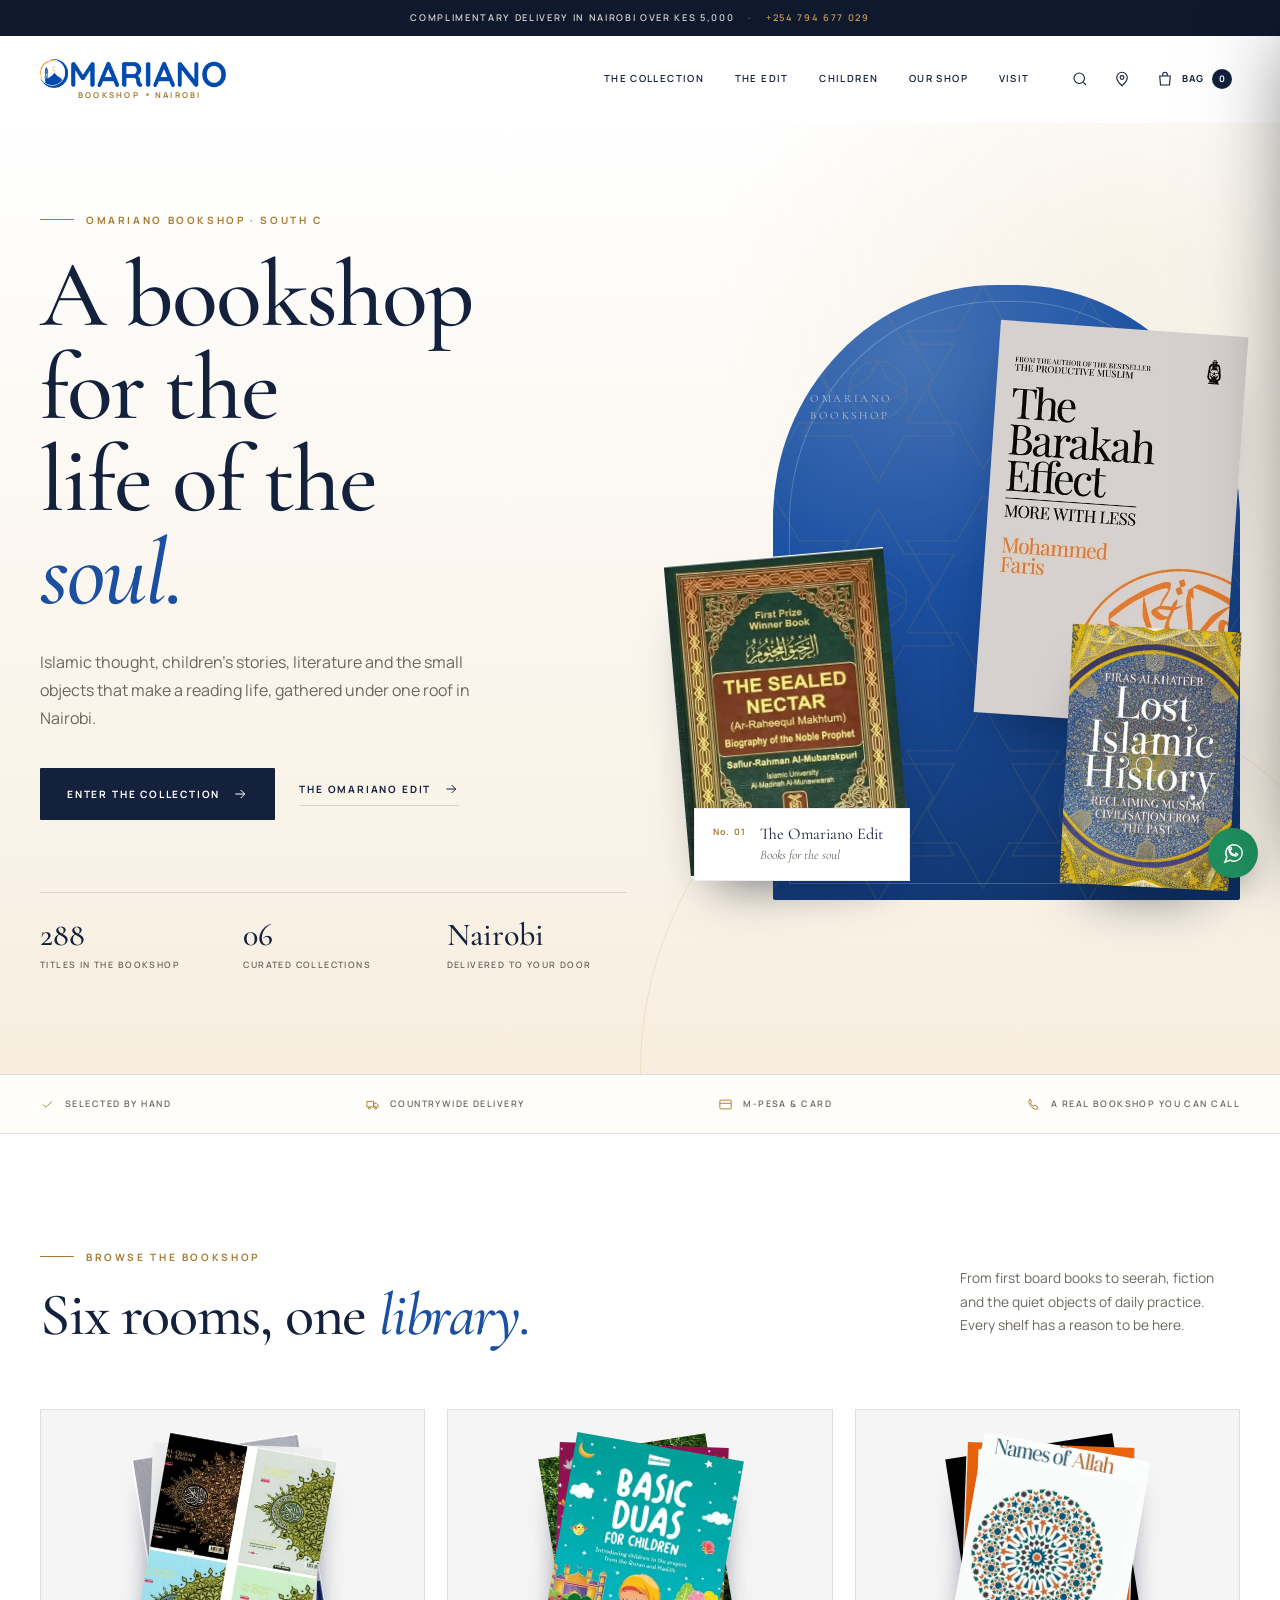
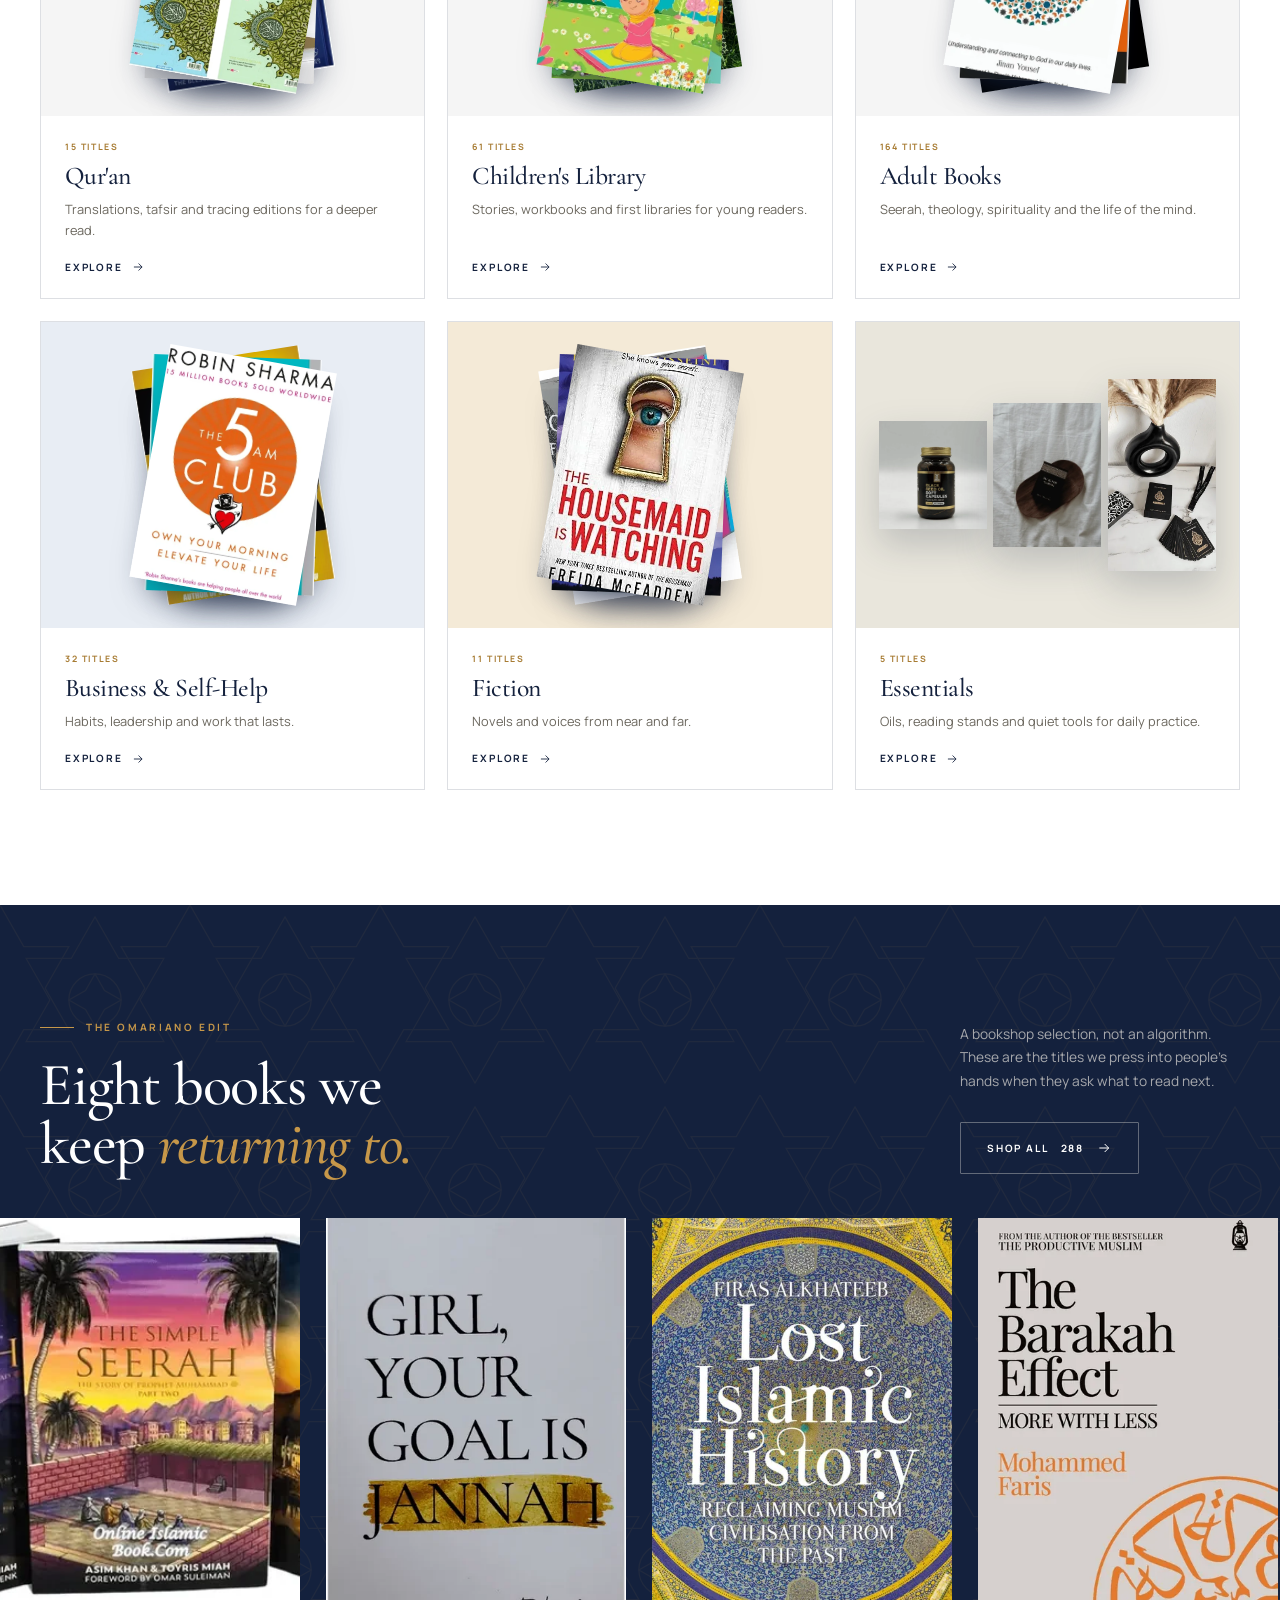
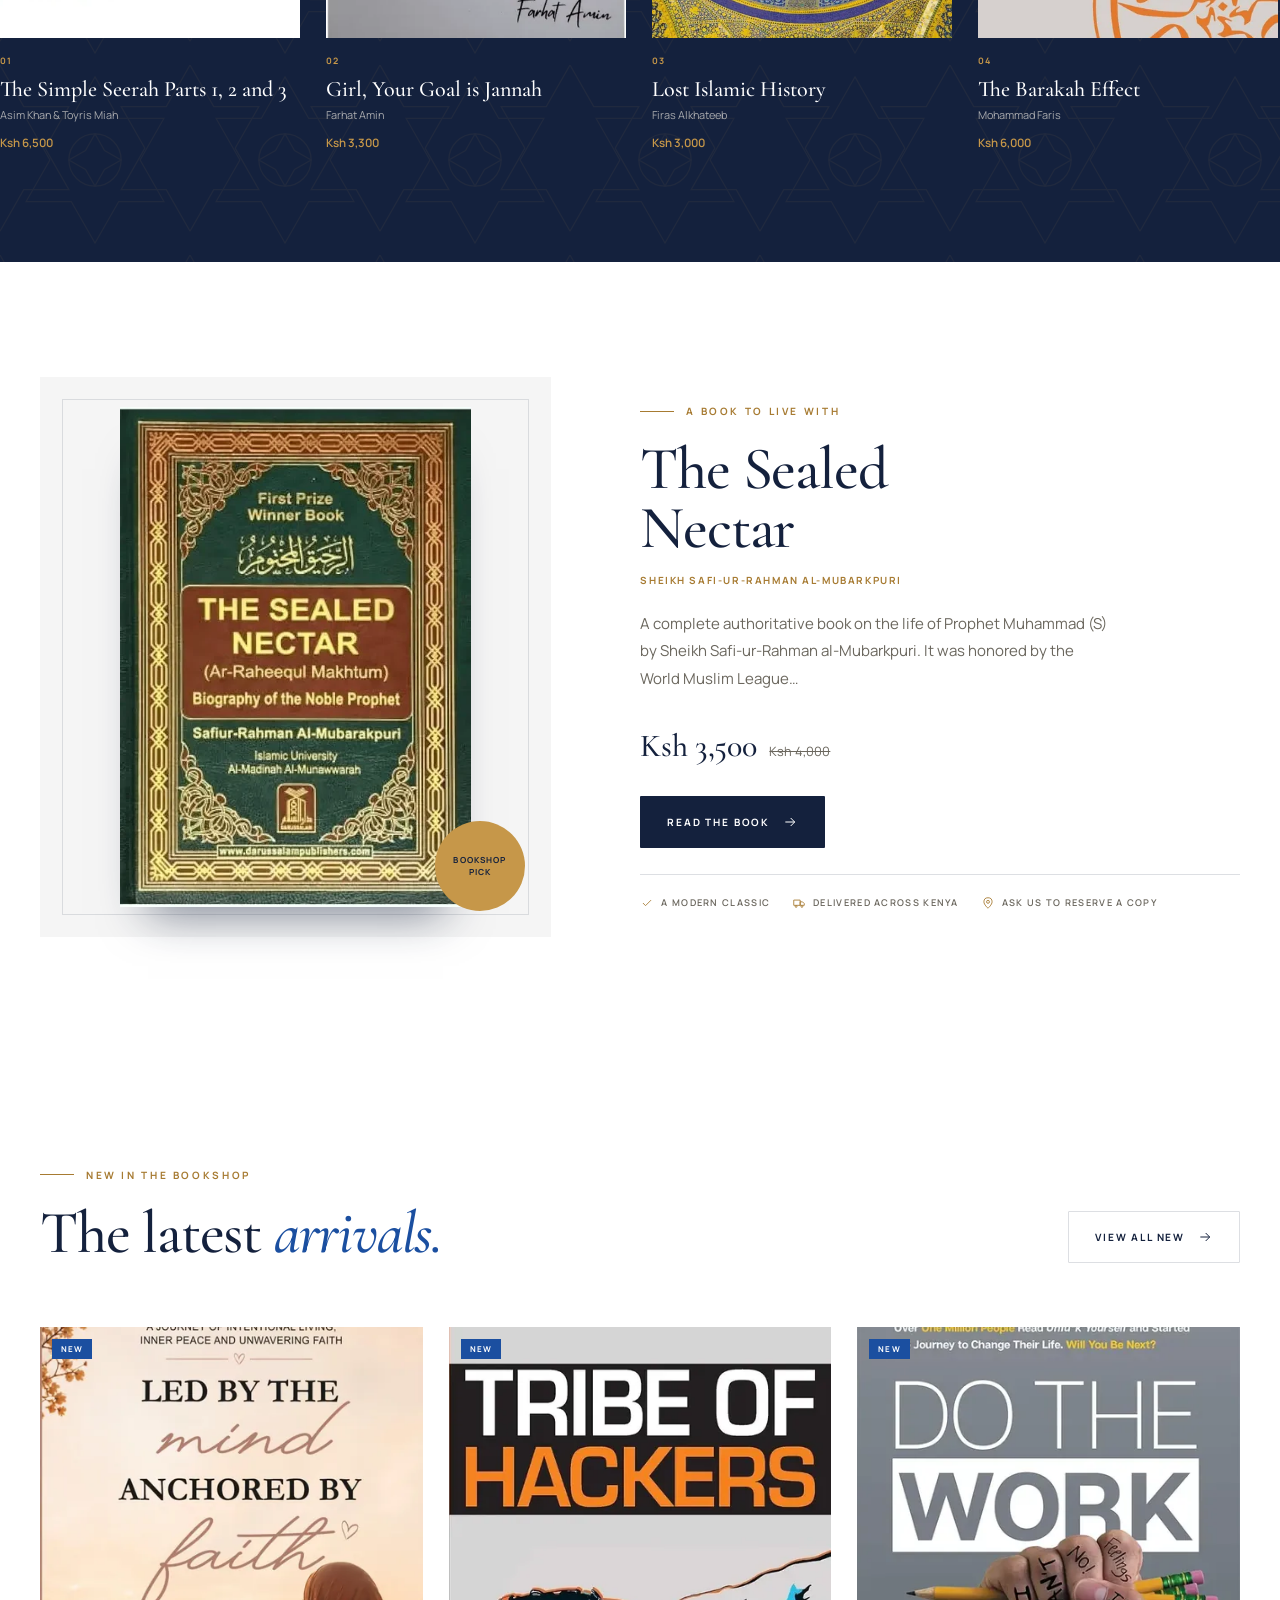
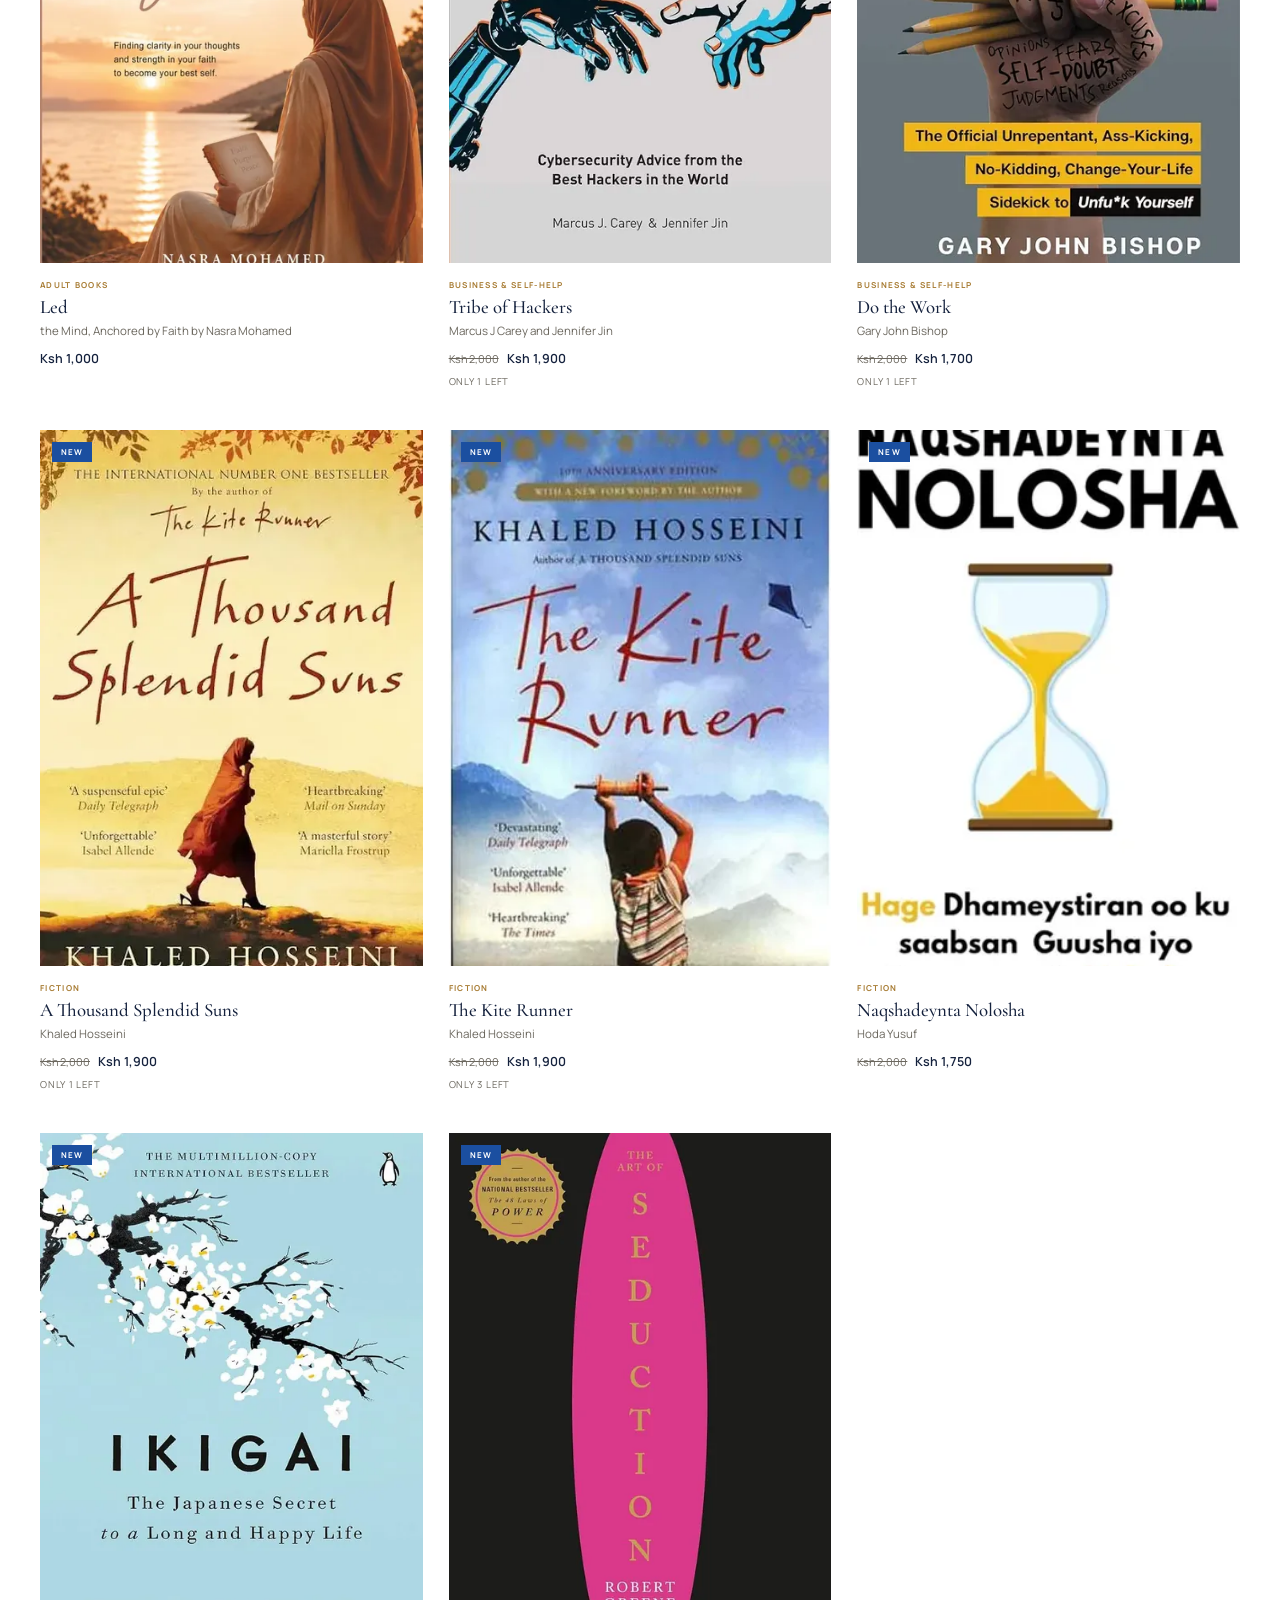
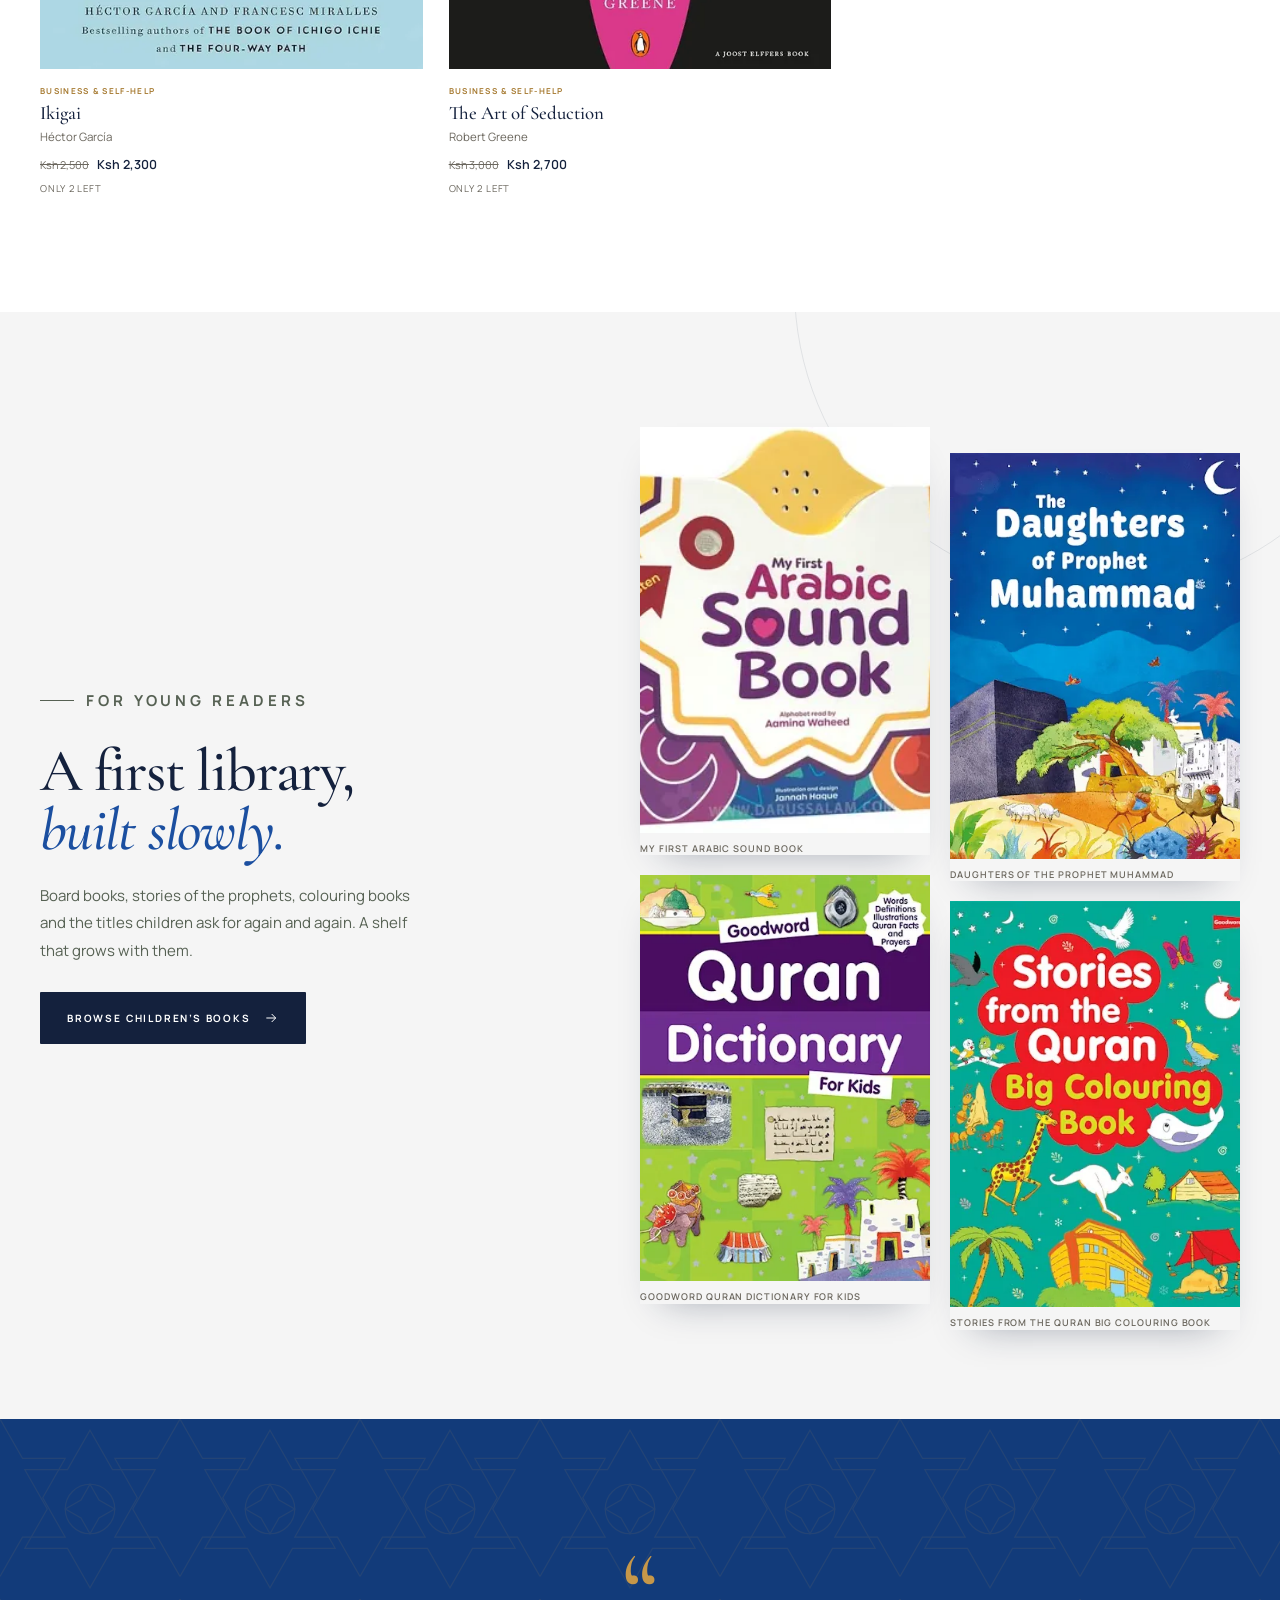
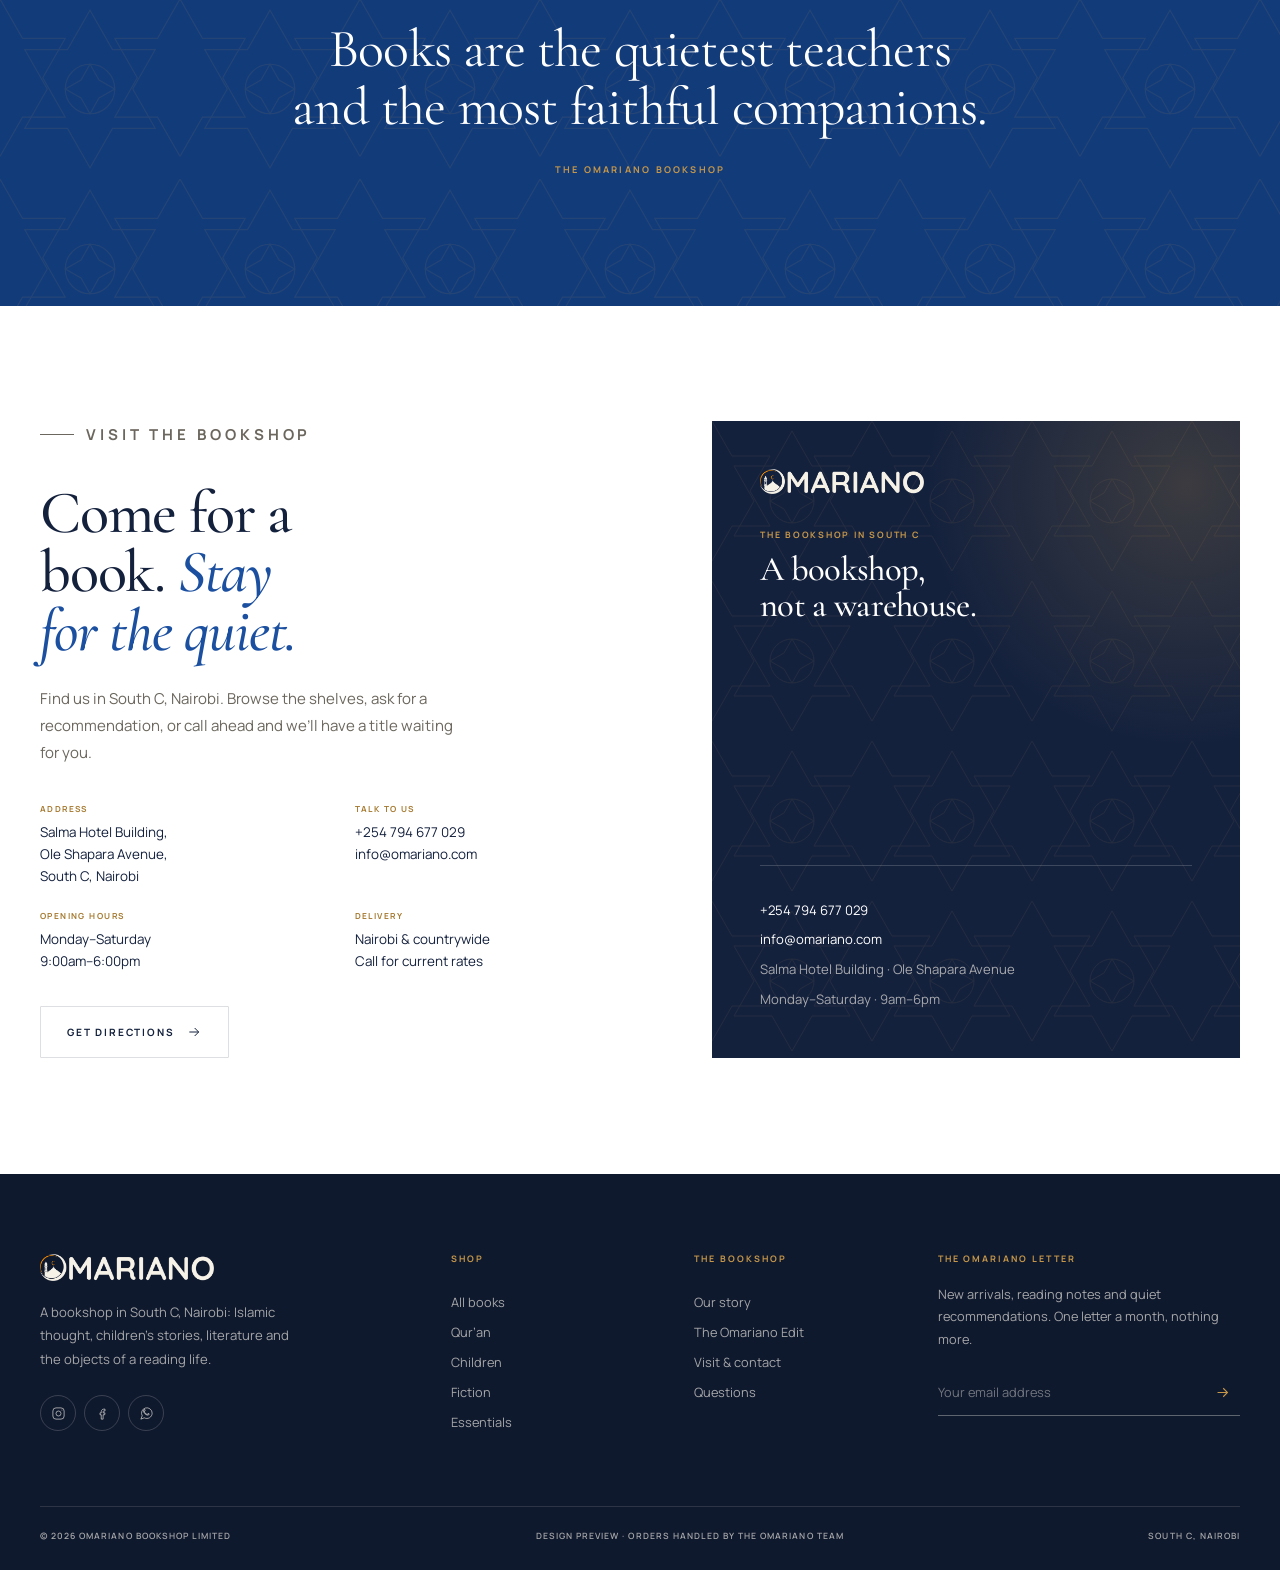
<file: index.html>
<!doctype html>
<html lang="en">
<head>
  <meta charset="utf-8">
  <meta name="viewport" content="width=device-width, initial-scale=1">
  <title>Omariano Bookshop | Books for the life of the soul · South C, Nairobi</title>
  <meta name="description" content="Omariano Bookshop is a curated bookshop in South C, Nairobi. Islamic thought, children's stories, literature and the small objects that make a reading life.">
  <meta name="theme-color" content="#14213d">
  <meta name="robots" content="noindex, nofollow">
  <link rel="icon" href="assets/favicon.png" type="image/png">
  <link rel="preconnect" href="https://fonts.googleapis.com">
  <link rel="preconnect" href="https://fonts.gstatic.com" crossorigin>
  <link href="https://fonts.googleapis.com/css2?family=Cormorant+Garamond:ital,wght@0,300;0,400;0,500;0,600;0,700;1,300;1,400;1,500;1,600&family=Manrope:wght@300;400;500;600;700&display=swap" rel="stylesheet">
  <link rel="stylesheet" href="css/styles.css?v=8">
  <meta property="og:type" content="website">
  <meta property="og:title" content="Omariano Bookshop | Books for the life of the soul · South C, Nairobi">
  <meta property="og:description" content="A curated bookshop in South C, Nairobi. Islamic thought, children's stories, literature and the small objects that make a reading life.">
  <meta property="og:image" content="assets/og.jpg">
  <meta name="twitter:card" content="summary_large_image">
  <link rel="preload" as="image" href="assets/covers/255.webp">
  <link rel="preload" as="image" href="assets/covers/22.webp">
  <link rel="preload" as="image" href="assets/covers/23.webp">
</head>
<body data-page="home">
  <a class="skip-link" href="#main" style="position:absolute;left:-9999px;top:0;background:#14213d;color:#faf5ec;padding:12px 18px;z-index:9999" onfocus="this.style.left='16px'" onblur="this.style.left='-9999px'">Skip to content</a>

  <div class="announce">
    <div class="container announce__inner">
      <span>Complimentary delivery in Nairobi over KES 5,000</span>
      <span class="announce__dot">·</span>
      <a href="tel:+254794677029">+254 794 677 029</a>
    </div>
  </div>

  <header class="header" id="site-header">
    <div class="container header__inner">
      <a class="brand" href="index.html" aria-label="Omariano Bookshop home">
        <img src="assets/logo.png" alt="Omariano" width="620" height="102">
        <span class="brand__sub">Bookshop <i></i> Nairobi</span>
      </a>
      <nav class="nav" aria-label="Main navigation">
        <a href="shop.html">The Collection</a>
        <a href="index.html#edit">The Edit</a>
        <a href="shop.html?collection=children">Children</a>
        <a href="about.html">Our Shop</a>
        <a href="contact.html">Visit</a>
      </nav>
      <div class="header__actions">
        <button class="icon-btn" type="button" data-search-open aria-label="Search the collection">
          <svg viewBox="0 0 24 24" fill="none" stroke="currentColor" stroke-width="1.5" aria-hidden="true"><circle cx="11" cy="11" r="7"/><path d="m20 20-3.5-3.5"/></svg>
        </button>
        <a class="icon-btn desktop-only" href="contact.html" aria-label="Visit the bookshop">
          <svg viewBox="0 0 24 24" fill="none" stroke="currentColor" stroke-width="1.5" aria-hidden="true"><path d="M12 21s7-6.1 7-11a7 7 0 1 0-14 0c0 4.9 7 11 7 11Z"/><circle cx="12" cy="10" r="2.5"/></svg>
        </a>
        <button class="cart-btn" type="button" data-cart-open aria-label="Open shopping bag">
          <svg viewBox="0 0 24 24" fill="none" stroke="currentColor" stroke-width="1.5" aria-hidden="true"><path d="M5 8h14l-1 12H6L5 8Z"/><path d="M9 8V6a3 3 0 0 1 6 0v2"/></svg>
          <span>Bag</span>
          <span class="cart-count" data-cart-count>0</span>
        </button>
        <button class="icon-btn menu-btn" type="button" data-menu-open aria-label="Open menu">
          <svg viewBox="0 0 24 24" fill="none" stroke="currentColor" stroke-width="1.5" aria-hidden="true"><path d="M4 7h16M4 12h16M4 17h16"/></svg>
        </button>
      </div>
    </div>
  </header>

  <div class="mobile-menu" id="mobile-menu" aria-hidden="true">
    <div class="mobile-menu__head">
      <img src="assets/logo.png" alt="Omariano">
      <button class="icon-btn" type="button" data-menu-close aria-label="Close menu">
        <svg viewBox="0 0 24 24" fill="none" stroke="currentColor" stroke-width="1.5" aria-hidden="true"><path d="m6 6 12 12M18 6 6 18"/></svg>
      </button>
    </div>
    <nav aria-label="Mobile navigation">
      <a href="shop.html">The Collection <span>288</span></a>
      <a href="index.html#edit">The Edit <span>08</span></a>
      <a href="shop.html?collection=children">Children <span>61</span></a>
      <a href="about.html">Our Shop <span>01</span></a>
      <a href="contact.html">Visit <span>02</span></a>
    </nav>
    <div class="mobile-menu__foot">
      <span>Salma Hotel Building, South C, Nairobi</span>
      <a href="tel:+254794677029">+254 794 677 029</a>
      <a href="mailto:info@omariano.com">info@omariano.com</a>
    </div>
  </div>

  <main id="main">
    <section class="hero">
      <div class="container hero__grid">
        <div class="hero__copy">
          <p class="eyebrow"><span class="eyebrow__line"></span>Omariano Bookshop · South C</p>
          <h1>A bookshop for the life of the <em>soul.</em></h1>
          <p class="hero__lede">Islamic thought, children’s stories, literature and the small objects that make a reading life, gathered under one roof in Nairobi.</p>
          <div class="hero__actions">
            <a class="btn btn--primary" href="shop.html">Enter the collection
              <svg viewBox="0 0 24 24" fill="none" stroke="currentColor" stroke-width="1.5" aria-hidden="true"><path d="M5 12h14M13 6l6 6-6 6"/></svg>
            </a>
            <a class="btn btn--text" href="#edit">The Omariano Edit
              <svg viewBox="0 0 24 24" fill="none" stroke="currentColor" stroke-width="1.5" aria-hidden="true"><path d="M5 12h14M13 6l6 6-6 6"/></svg>
            </a>
          </div>
          <dl class="hero__stats">
            <div><dt data-total>288</dt><dd>Titles in the bookshop</dd></div>
            <div><dt>06</dt><dd>Curated collections</dd></div>
            <div><dt>Nairobi</dt><dd>Delivered to your door</dd></div>
          </dl>
        </div>
        <div class="hero__visual" aria-label="A selection of books from the bookshop">
          <div class="hero__arch"><span class="hero__arch-label">OMARIANO<br>BOOKSHOP</span></div>
          <figure class="hero__book hero__book--a"><img src="assets/covers/255.webp?v=8" alt="The Sealed Nectar by Sheikh Safi-ur-Rahman al-Mubarkpuri" width="680" height="850"></figure>
          <figure class="hero__book hero__book--b"><img src="assets/covers/74.webp?v=8" alt="The Barakah Effect" width="680" height="850"></figure>
          <figure class="hero__book hero__book--c"><img src="assets/covers/23.webp?v=8" alt="Lost Islamic History by Firas Alkhateeb" width="680" height="850"></figure>
          <div class="hero__note"><span>No. 01</span><p>The Omariano Edit<br><em>Books for the soul</em></p></div>
        </div>
      </div>
    </section>

    <div class="trust">
      <div class="container trust__inner">
        <p class="trust__item">
          <svg viewBox="0 0 24 24" fill="none" stroke="currentColor" stroke-width="1.5" aria-hidden="true"><path d="m5 12 4.5 4.5L19 7"/></svg>
          Selected by hand
        </p>
        <p class="trust__item">
          <svg viewBox="0 0 24 24" fill="none" stroke="currentColor" stroke-width="1.5" aria-hidden="true"><path d="M3 7h11v9H3zM14 10h4l3 3v3h-7z"/><circle cx="7" cy="18" r="1.5"/><circle cx="17" cy="18" r="1.5"/></svg>
          Countrywide delivery
        </p>
        <p class="trust__item">
          <svg viewBox="0 0 24 24" fill="none" stroke="currentColor" stroke-width="1.5" aria-hidden="true"><rect x="3" y="5" width="18" height="14" rx="1"/><path d="M3 10h18"/></svg>
          M-Pesa &amp; card
        </p>
        <p class="trust__item">
          <svg viewBox="0 0 24 24" fill="none" stroke="currentColor" stroke-width="1.5" aria-hidden="true"><path d="M6.5 3.5 9 8 7 9.5c1.2 2.6 3 4.4 5.5 5.5L14 13l4.5 2.5-1 4c-2.8.4-5.8-.8-8.3-3.2S4.1 10.3 4.5 7.5l2-4Z"/></svg>
          A real bookshop you can call
        </p>
      </div>
    </div>

    <section class="section collections" id="collections">
      <div class="container">
        <header class="section-head" data-reveal>
          <div>
            <p class="eyebrow"><span class="eyebrow__line"></span>Browse the bookshop</p>
            <h2>Six rooms, one <em>library.</em></h2>
          </div>
          <p class="section-head__note">From first board books to seerah, fiction and the quiet objects of daily practice. Every shelf has a reason to be here.</p>
        </header>
        <div class="collection-grid" id="collection-grid"></div>
      </div>
    </section>

    <section class="section section--ink edit" id="edit">
      <div class="container">
        <header class="section-head section-head--light" data-reveal>
          <div>
            <p class="eyebrow eyebrow--light"><span class="eyebrow__line"></span>The Omariano Edit</p>
            <h2>Eight books we keep <em>returning to.</em></h2>
          </div>
          <div>
            <p class="section-head__note">A bookshop selection, not an algorithm. These are the titles we press into people’s hands when they ask what to read next.</p>
            <a class="btn btn--ghost-light" href="shop.html" style="margin-top:22px">Shop all <span data-total>288</span>
              <svg viewBox="0 0 24 24" fill="none" stroke="currentColor" stroke-width="1.5" aria-hidden="true"><path d="M5 12h14M13 6l6 6-6 6"/></svg>
            </a>
          </div>
        </header>
      </div>
      <div class="edit-track" id="edit-track" aria-label="The Omariano Edit"></div>
    </section>

    <section class="section picks">
      <div class="container picks__grid">
        <div class="picks__media" data-reveal>
          <img src="assets/covers/255.webp?v=8" alt="The Sealed Nectar" id="pick-image" width="680" height="850">
          <span class="picks__stamp">Bookshop<br>Pick</span>
        </div>
        <div class="picks__copy" data-reveal>
          <p class="eyebrow"><span class="eyebrow__line"></span>A book to live with</p>
          <h2 id="pick-title">The Sealed Nectar</h2>
          <p class="picks__author" id="pick-author">Sheikh Safi-ur-Rahman al-Mubarkpuri</p>
          <p class="picks__desc" id="pick-desc">The award-winning biography of the Prophet Muhammad ﷺ, a book that rewards a slow, unhurried read. Keep it on the shelf you reach for most.</p>
          <div class="picks__price" id="pick-price"><strong>Ksh 3,500</strong><s>Ksh 4,000</s></div>
          <button class="btn btn--primary" type="button" data-product="255">Read the book
            <svg viewBox="0 0 24 24" fill="none" stroke="currentColor" stroke-width="1.5" aria-hidden="true"><path d="M5 12h14M13 6l6 6-6 6"/></svg>
          </button>
          <div class="picks__meta">
            <span><svg viewBox="0 0 24 24" fill="none" stroke="currentColor" stroke-width="1.5" aria-hidden="true"><path d="m5 12 4.5 4.5L19 7"/></svg> A modern classic</span>
            <span><svg viewBox="0 0 24 24" fill="none" stroke="currentColor" stroke-width="1.5" aria-hidden="true"><path d="M3 7h11v9H3zM14 10h4l3 3v3h-7z"/><circle cx="7" cy="18" r="1.5"/><circle cx="17" cy="18" r="1.5"/></svg> Delivered across Kenya</span>
            <span><svg viewBox="0 0 24 24" fill="none" stroke="currentColor" stroke-width="1.5" aria-hidden="true"><path d="M12 21s7-6.1 7-11a7 7 0 1 0-14 0c0 4.9 7 11 7 11Z"/><circle cx="12" cy="10" r="2.5"/></svg> Ask us to reserve a copy</span>
          </div>
        </div>
      </div>
    </section>

    <section class="section arrivals">
      <div class="container">
        <header class="section-head" data-reveal>
          <div>
            <p class="eyebrow"><span class="eyebrow__line"></span>New in the bookshop</p>
            <h2>The latest <em>arrivals.</em></h2>
          </div>
          <a class="btn btn--outline" href="shop.html?sort=newest">View all new
            <svg viewBox="0 0 24 24" fill="none" stroke="currentColor" stroke-width="1.5" aria-hidden="true"><path d="M5 12h14M13 6l6 6-6 6"/></svg>
          </a>
        </header>
        <div class="product-grid" id="new-grid"></div>
      </div>
    </section>

    <section class="section kids">
      <div class="container kids__grid">
        <div class="kids__copy" data-reveal>
          <p class="eyebrow"><span class="eyebrow__line"></span>For young readers</p>
          <h2>A first library, <em>built slowly.</em></h2>
          <p>Board books, stories of the prophets, colouring books and the titles children ask for again and again. A shelf that grows with them.</p>
          <a class="btn btn--primary" href="shop.html?collection=children">Browse children’s books
            <svg viewBox="0 0 24 24" fill="none" stroke="currentColor" stroke-width="1.5" aria-hidden="true"><path d="M5 12h14M13 6l6 6-6 6"/></svg>
          </a>
        </div>
        <div class="kids__covers" id="kids-covers"></div>
      </div>
    </section>

    <section class="quote">
      <div class="container quote__inner" data-reveal>
        <span class="quote__mark" aria-hidden="true">“</span>
        <blockquote>Books are the quietest teachers and the most faithful companions.</blockquote>
        <p class="quote__by">The Omariano Bookshop</p>
      </div>
    </section>

    <section class="section visit">
      <div class="container visit__grid">
        <div class="visit__copy" data-reveal>
          <p class="eyebrow"><span class="eyebrow__line"></span>Visit the bookshop</p>
          <h2>Come for a book. <em>Stay for the quiet.</em></h2>
          <p>Find us in South C, Nairobi. Browse the shelves, ask for a recommendation, or call ahead and we’ll have a title waiting for you.</p>
          <dl class="visit__details">
            <div>
              <dt>Address</dt>
              <dd>Salma Hotel Building,<br>Ole Shapara Avenue,<br>South C, Nairobi</dd>
            </div>
            <div>
              <dt>Talk to us</dt>
              <dd><a href="tel:+254794677029">+254 794 677 029</a><br><a href="mailto:info@omariano.com">info@omariano.com</a></dd>
            </div>
            <div>
              <dt>Opening hours</dt>
              <dd>Monday–Saturday<br>9:00am–6:00pm</dd>
            </div>
            <div>
              <dt>Delivery</dt>
              <dd>Nairobi &amp; countrywide<br>Call for current rates</dd>
            </div>
          </dl>
          <a class="btn btn--outline" href="https://maps.google.com/?q=Salma+Hotel+Building,+Ole+Shapara+Avenue,+South+C,+Nairobi" target="_blank" rel="noopener">Get directions
            <svg viewBox="0 0 24 24" fill="none" stroke="currentColor" stroke-width="1.5" aria-hidden="true"><path d="M5 12h14M13 6l6 6-6 6"/></svg>
          </a>
        </div>
        <div class="visit__card" data-reveal>
          <img src="assets/logo-light.png" alt="Omariano">
          <p class="visit__card-kicker">The bookshop in South C</p>
          <h3>A bookshop, not a warehouse.</h3>
          <div class="visit__card-list">
            <a href="tel:+254794677029">+254 794 677 029</a>
            <a href="mailto:info@omariano.com">info@omariano.com</a>
            <span>Salma Hotel Building · Ole Shapara Avenue</span>
            <span>Monday–Saturday · 9am–6pm</span>
          </div>
        </div>
      </div>
    </section>
  </main>

  <footer class="footer">
    <div class="container">
      <div class="footer__top">
        <div class="footer__brand">
          <img class="footer__logo" src="assets/logo-light.png" alt="Omariano">
          <p>A bookshop in South C, Nairobi: Islamic thought, children’s stories, literature and the objects of a reading life.</p>
          <div class="footer__socials">
            <a href="https://www.instagram.com/omariano_bookshop?igsh=MXMyNHM2Ymp4aTh0Mw==" target="_blank" rel="noopener" aria-label="Omariano on Instagram">
              <svg viewBox="0 0 24 24" fill="none" stroke="currentColor" stroke-width="1.5" aria-hidden="true"><rect x="3" y="3" width="18" height="18" rx="5"/><circle cx="12" cy="12" r="4"/><circle cx="17.5" cy="6.5" r=".8" fill="currentColor" stroke="none"/></svg>
            </a>
            <a href="https://www.facebook.com/share/1F5PpXKPec/" target="_blank" rel="noopener" aria-label="Omariano on Facebook">
              <svg viewBox="0 0 24 24" fill="none" stroke="currentColor" stroke-width="1.5" aria-hidden="true"><path d="M14 8h2V5h-2c-2.2 0-4 1.8-4 4v2H8v3h2v7h3v-7h2.5l.5-3H13V9c0-.6.4-1 1-1Z"/></svg>
            </a>
            <a href="https://wa.me/254794677029" target="_blank" rel="noopener" aria-label="WhatsApp the bookshop">
              <svg viewBox="0 0 24 24" fill="none" stroke="currentColor" stroke-width="1.5" aria-hidden="true"><path d="M21 11.5a8.5 8.5 0 0 1-12.6 7.4L3 21l2.1-5.4A8.5 8.5 0 1 1 21 11.5Z"/><path d="M8.4 8.2c.3 2.7 2.5 4.9 5.2 5.2l1-1.6 1.8.9c-.2 1.2-1.3 2-2.5 1.9-3.5-.5-6.2-3.2-6.7-6.7-.1-1.2.7-2.3 1.9-2.5l.9 1.8-1.6 1Z"/></svg>
            </a>
          </div>
        </div>
        <div class="footer__col">
          <h3>Shop</h3>
          <a href="shop.html">All books</a>
          <a href="shop.html?collection=quran">Qur’an</a>
          <a href="shop.html?collection=children">Children</a>
          <a href="shop.html?collection=fiction">Fiction</a>
          <a href="shop.html?collection=essentials">Essentials</a>
        </div>
        <div class="footer__col">
          <h3>The Bookshop</h3>
          <a href="about.html">Our story</a>
          <a href="index.html#edit">The Omariano Edit</a>
          <a href="contact.html">Visit &amp; contact</a>
          <a href="contact.html#faq">Questions</a>
        </div>
        <div class="footer__news">
          <h3>The Omariano Letter</h3>
          <p>New arrivals, reading notes and quiet recommendations. One letter a month, nothing more.</p>
          <form class="newsletter" data-newsletter>
            <label for="newsletter-email" style="position:absolute;left:-9999px">Email address</label>
            <input id="newsletter-email" type="email" name="email" placeholder="Your email address" required>
            <button type="submit" aria-label="Subscribe">
              <svg viewBox="0 0 24 24" fill="none" stroke="currentColor" stroke-width="1.5" aria-hidden="true"><path d="M5 12h14M13 6l6 6-6 6"/></svg>
            </button>
          </form>
          <p class="form-note" data-newsletter-note></p>
        </div>
      </div>
      <div class="footer__bottom">
        <p>© <span data-year>2026</span> Omariano Bookshop Limited</p>
        <p>Design preview · Orders handled by the Omariano team</p>
        <p><a href="contact.html">South C, Nairobi</a></p>
      </div>
    </div>
  </footer>

  <div class="whatsapp-float">
    <a href="https://wa.me/254794677029?text=Hello%20Omariano%2C%20I%27d%20like%20a%20recommendation%20from%20the%20Omariano%20Bookshop%20collection." target="_blank" rel="noopener" aria-label="Chat with Omariano on WhatsApp">
      <svg viewBox="0 0 24 24" fill="none" stroke="currentColor" stroke-width="1.5" aria-hidden="true"><path d="M21 11.5a8.5 8.5 0 0 1-12.6 7.4L3 21l2.1-5.4A8.5 8.5 0 1 1 21 11.5Z"/><path d="M8.4 8.2c.3 2.7 2.5 4.9 5.2 5.2l1-1.6 1.8.9c-.2 1.2-1.3 2-2.5 1.9-3.5-.5-6.2-3.2-6.7-6.7-.1-1.2.7-2.3 1.9-2.5l.9 1.8-1.6 1Z"/></svg>
    </a>
  </div>

  <dialog class="search-dialog" id="search-dialog" aria-label="Search the collection">
    <form class="search-form" role="search" id="search-form">
      <svg viewBox="0 0 24 24" fill="none" stroke="currentColor" stroke-width="1.5" aria-hidden="true"><circle cx="11" cy="11" r="7"/><path d="m20 20-3.5-3.5"/></svg>
      <input id="search-input" type="search" placeholder="Search titles, authors, subjects…" autocomplete="off" aria-label="Search titles, authors and subjects">
      <button class="search-close" type="button" data-search-close aria-label="Close search">
        <svg viewBox="0 0 24 24" fill="none" stroke="currentColor" stroke-width="1.5" aria-hidden="true"><path d="m6 6 12 12M18 6 6 18"/></svg>
      </button>
    </form>
    <div class="search-results" id="search-results"></div>
    <div class="search-dialog__foot">
      <span>Try “Qur’an”, “Seerah” or “children”</span>
      <a href="shop.html">Browse all books →</a>
    </div>
  </dialog>

  <dialog class="product-dialog" id="product-dialog" aria-label="Book details">
    <button class="dialog-close" type="button" data-product-close aria-label="Close book details">
      <svg viewBox="0 0 24 24" fill="none" stroke="currentColor" stroke-width="1.5" aria-hidden="true"><path d="m6 6 12 12M18 6 6 18"/></svg>
    </button>
    <div id="product-content"></div>
  </dialog>

  <div class="cart-overlay" data-cart-close></div>
  <aside class="cart-drawer" id="cart-drawer" aria-label="Shopping bag" aria-hidden="true">
    <div class="cart-drawer__head">
      <div>
        <h2>Your bag</h2>
        <span data-cart-label>0 books</span>
      </div>
      <button class="cart-close" type="button" data-cart-close aria-label="Close shopping bag">
        <svg viewBox="0 0 24 24" fill="none" stroke="currentColor" stroke-width="1.5" aria-hidden="true"><path d="m6 6 12 12M18 6 6 18"/></svg>
      </button>
    </div>
    <div class="cart-drawer__body" id="cart-body"></div>
    <div class="cart-drawer__foot" id="cart-foot"></div>
  </aside>

  <div class="toast" id="toast" role="status" aria-live="polite"></div>

  <script src="js/app.js?v=8" defer></script>
  <script src="js/home.js?v=8" defer></script>
</body>
</html>
</file>
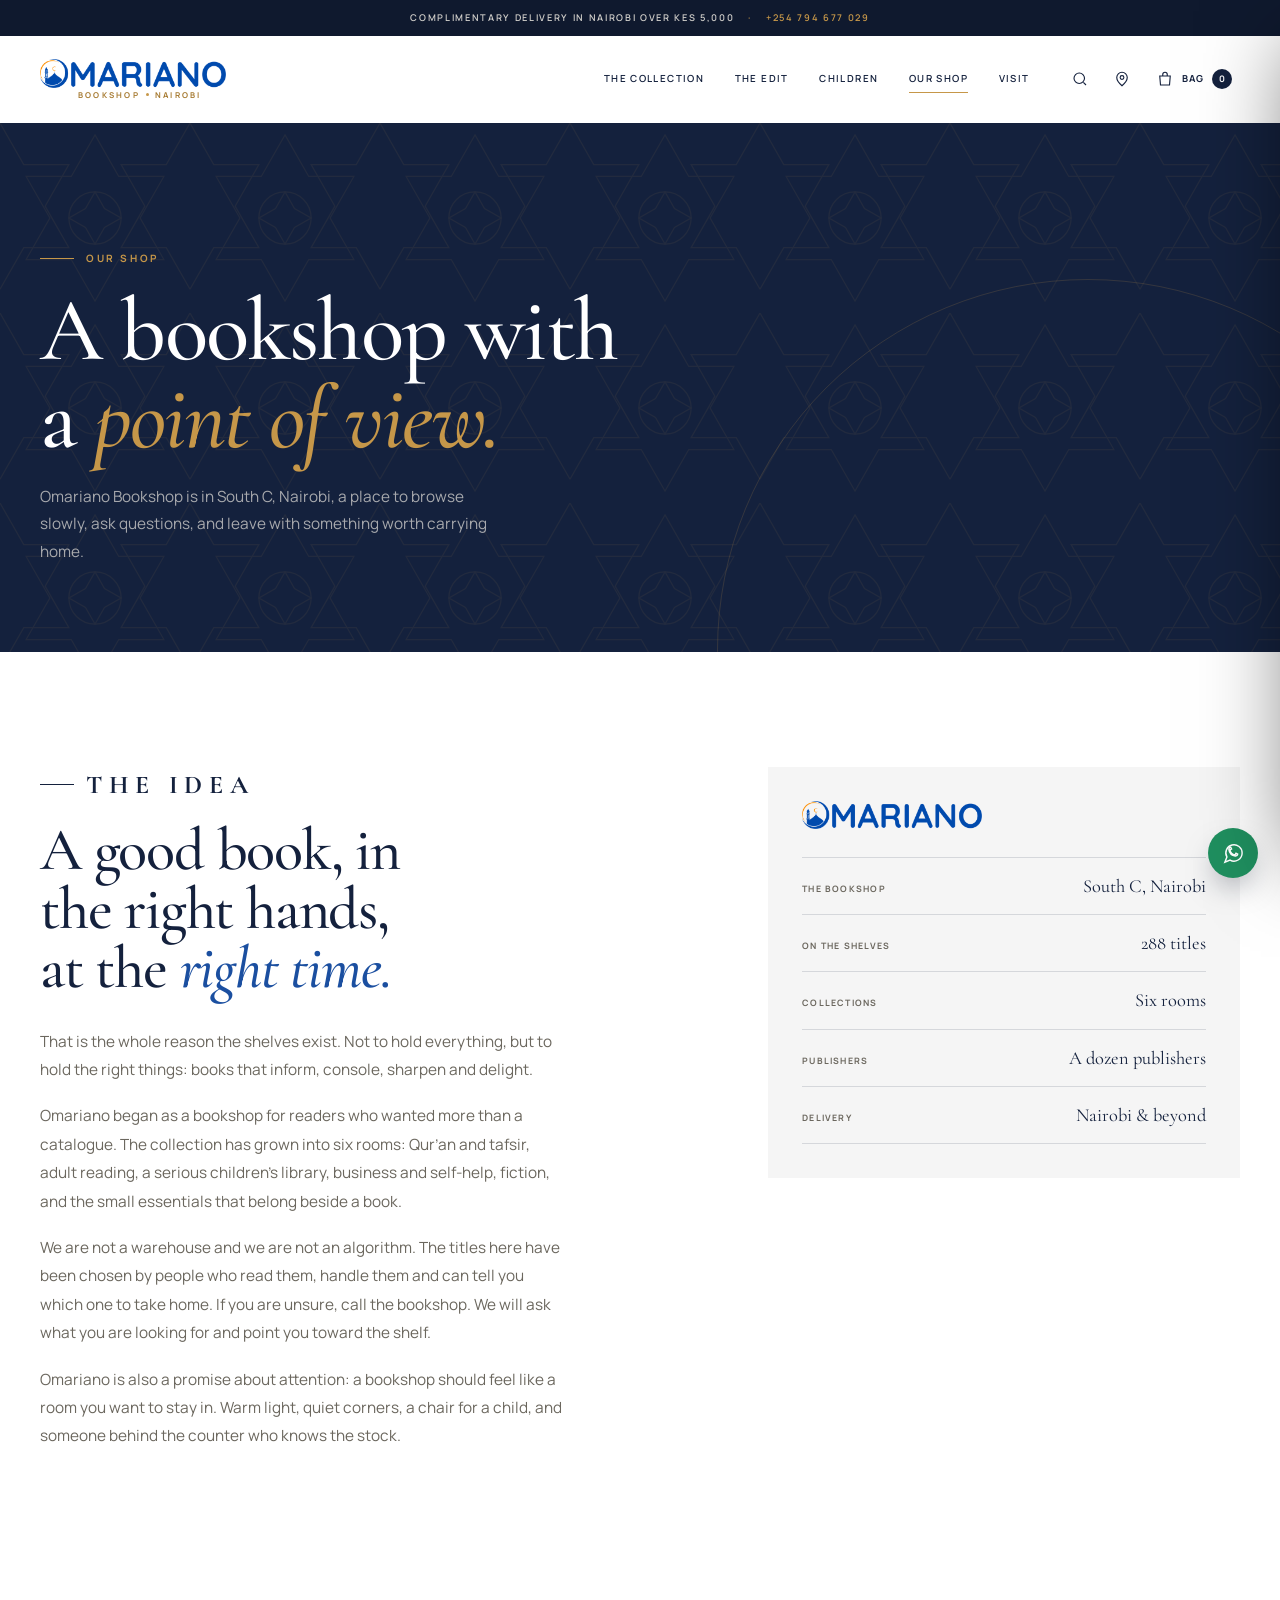
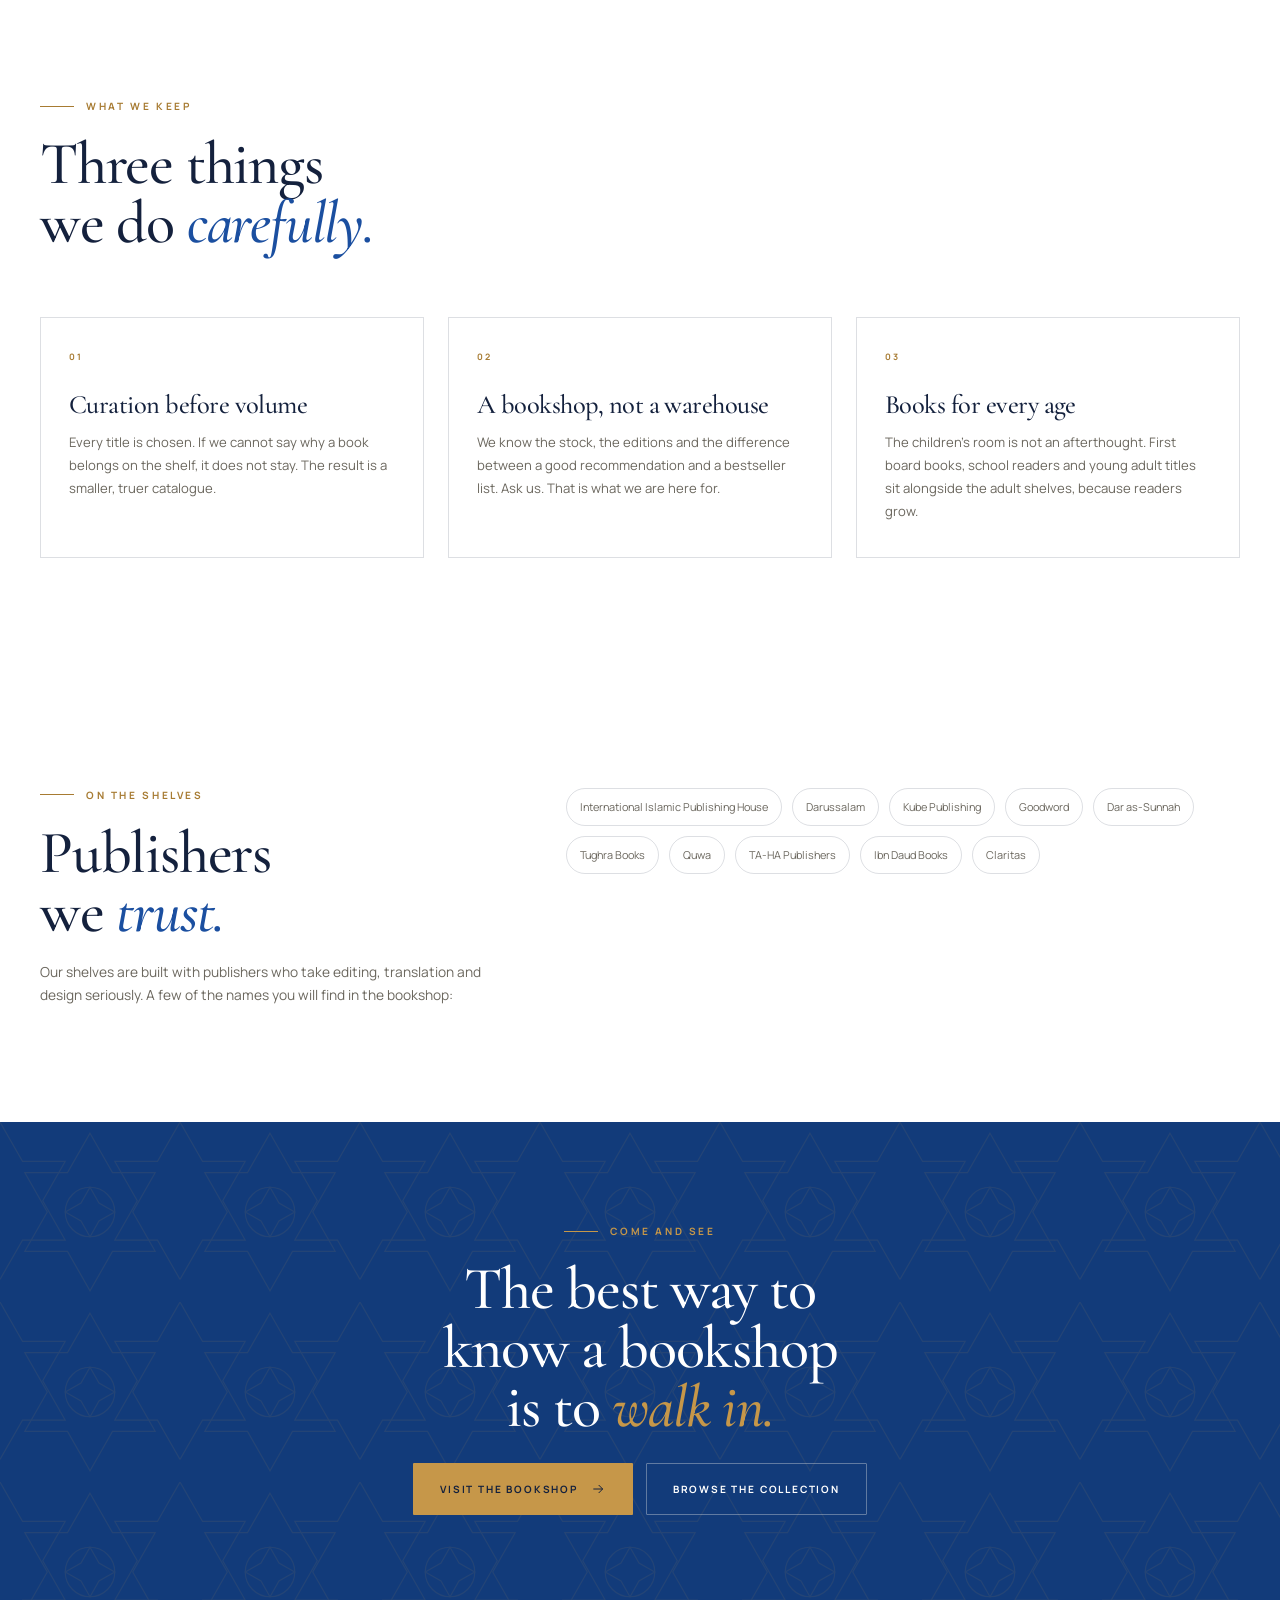
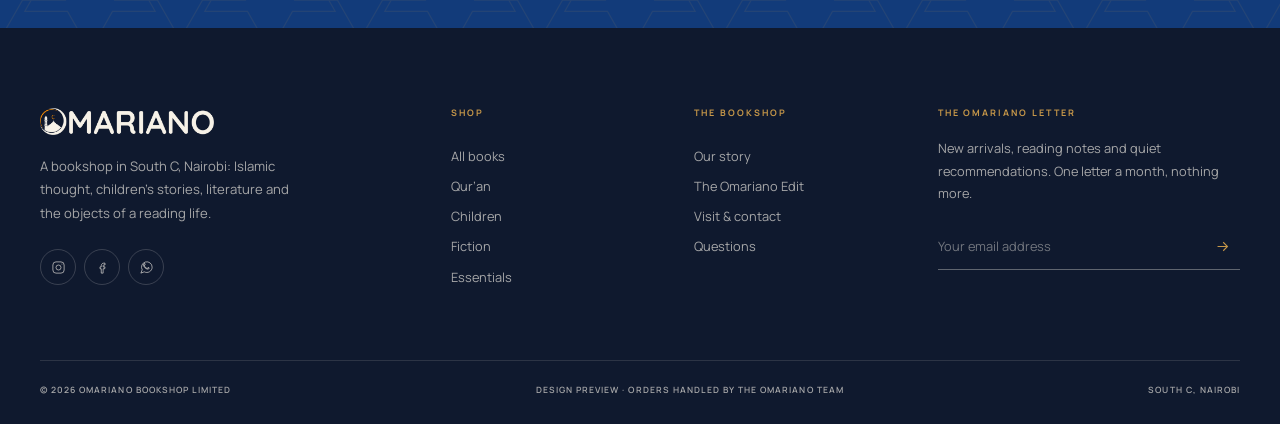
<file: about.html>
<!doctype html>
<html lang="en">
<head>
  <meta charset="utf-8">
  <meta name="viewport" content="width=device-width, initial-scale=1">
  <title>Our Shop | Omariano Bookshop</title>
  <meta name="description" content="Omariano Bookshop is a curated bookshop in South C, Nairobi. Meet the shop behind the shelves.">
  <meta name="theme-color" content="#14213d">
  <meta name="robots" content="noindex, nofollow">
  <link rel="icon" href="assets/favicon.png" type="image/png">
  <link rel="preconnect" href="https://fonts.googleapis.com">
  <link rel="preconnect" href="https://fonts.gstatic.com" crossorigin>
  <link href="https://fonts.googleapis.com/css2?family=Cormorant+Garamond:ital,wght@0,300;0,400;0,500;0,600;0,700;1,300;1,400;1,500;1,600&family=Manrope:wght@300;400;500;600;700&display=swap" rel="stylesheet">
  <link rel="stylesheet" href="css/styles.css?v=8">
  <meta property="og:type" content="website">
  <meta property="og:title" content="Our Shop | Omariano Bookshop">
  <meta property="og:description" content="A curated bookshop in South C, Nairobi.">
  <meta property="og:image" content="assets/og.jpg">
  <meta name="twitter:card" content="summary_large_image">
</head>
<body data-page="about">
  <a class="skip-link" href="#main" style="position:absolute;left:-9999px;top:0;background:#14213d;color:#faf5ec;padding:12px 18px;z-index:9999" onfocus="this.style.left='16px'" onblur="this.style.left='-9999px'">Skip to content</a>

  <div class="announce">
    <div class="container announce__inner">
      <span>Complimentary delivery in Nairobi over KES 5,000</span>
      <span class="announce__dot">·</span>
      <a href="tel:+254794677029">+254 794 677 029</a>
    </div>
  </div>

  <header class="header" id="site-header">
    <div class="container header__inner">
      <a class="brand" href="index.html" aria-label="Omariano Bookshop home">
        <img src="assets/logo.png" alt="Omariano" width="620" height="102">
        <span class="brand__sub">Bookshop <i></i> Nairobi</span>
      </a>
      <nav class="nav" aria-label="Main navigation">
        <a href="shop.html">The Collection</a>
        <a href="index.html#edit">The Edit</a>
        <a href="shop.html?collection=children">Children</a>
        <a href="about.html">Our Shop</a>
        <a href="contact.html">Visit</a>
      </nav>
      <div class="header__actions">
        <button class="icon-btn" type="button" data-search-open aria-label="Search the collection">
          <svg viewBox="0 0 24 24" fill="none" stroke="currentColor" stroke-width="1.5" aria-hidden="true"><circle cx="11" cy="11" r="7"/><path d="m20 20-3.5-3.5"/></svg>
        </button>
        <a class="icon-btn desktop-only" href="contact.html" aria-label="Visit the bookshop">
          <svg viewBox="0 0 24 24" fill="none" stroke="currentColor" stroke-width="1.5" aria-hidden="true"><path d="M12 21s7-6.1 7-11a7 7 0 1 0-14 0c0 4.9 7 11 7 11Z"/><circle cx="12" cy="10" r="2.5"/></svg>
        </a>
        <button class="cart-btn" type="button" data-cart-open aria-label="Open shopping bag">
          <svg viewBox="0 0 24 24" fill="none" stroke="currentColor" stroke-width="1.5" aria-hidden="true"><path d="M5 8h14l-1 12H6L5 8Z"/><path d="M9 8V6a3 3 0 0 1 6 0v2"/></svg>
          <span>Bag</span>
          <span class="cart-count" data-cart-count>0</span>
        </button>
        <button class="icon-btn menu-btn" type="button" data-menu-open aria-label="Open menu">
          <svg viewBox="0 0 24 24" fill="none" stroke="currentColor" stroke-width="1.5" aria-hidden="true"><path d="M4 7h16M4 12h16M4 17h16"/></svg>
        </button>
      </div>
    </div>
  </header>

  <div class="mobile-menu" id="mobile-menu" aria-hidden="true">
    <div class="mobile-menu__head">
      <img src="assets/logo.png" alt="Omariano">
      <button class="icon-btn" type="button" data-menu-close aria-label="Close menu">
        <svg viewBox="0 0 24 24" fill="none" stroke="currentColor" stroke-width="1.5" aria-hidden="true"><path d="m6 6 12 12M18 6 6 18"/></svg>
      </button>
    </div>
    <nav aria-label="Mobile navigation">
      <a href="shop.html">The Collection <span>288</span></a>
      <a href="index.html#edit">The Edit <span>08</span></a>
      <a href="shop.html?collection=children">Children <span>61</span></a>
      <a href="about.html">Our Shop <span>01</span></a>
      <a href="contact.html">Visit <span>02</span></a>
    </nav>
    <div class="mobile-menu__foot">
      <span>Salma Hotel Building, South C, Nairobi</span>
      <a href="tel:+254794677029">+254 794 677 029</a>
      <a href="mailto:info@omariano.com">info@omariano.com</a>
    </div>
  </div>

  <main id="main">
    <section class="page-hero">
      <div class="container">
        <p class="eyebrow eyebrow--light"><span class="eyebrow__line"></span>Our shop</p>
        <h1>A bookshop with a <em>point of view.</em></h1>
        <p class="page-hero__lede">Omariano Bookshop is in South C, Nairobi, a place to browse slowly, ask questions, and leave with something worth carrying home.</p>
      </div>
    </section>

    <section class="section story">
      <div class="container story__grid">
        <div class="story__copy" data-reveal>
          <p class="eyebrow"><span class="eyebrow__line"></span>The idea</p>
          <h2>A good book, in the right hands, at the <em>right time.</em></h2>
          <p>That is the whole reason the shelves exist. Not to hold everything, but to hold the right things: books that inform, console, sharpen and delight.</p>
          <p>Omariano began as a bookshop for readers who wanted more than a catalogue. The collection has grown into six rooms: Qur’an and tafsir, adult reading, a serious children’s library, business and self-help, fiction, and the small essentials that belong beside a book.</p>
          <p>We are not a warehouse and we are not an algorithm. The titles here have been chosen by people who read them, handle them and can tell you which one to take home. If you are unsure, call the bookshop. We will ask what you are looking for and point you toward the shelf.</p>
          <p>Omariano is also a promise about attention: a bookshop should feel like a room you want to stay in. Warm light, quiet corners, a chair for a child, and someone behind the counter who knows the stock.</p>
        </div>
        <aside class="story__card" data-reveal>
          <img src="assets/logo.png" alt="Omariano">
          <dl class="story__card-list">
            <div><dt>The bookshop</dt><dd>South C, Nairobi</dd></div>
            <div><dt>On the shelves</dt><dd>288 titles</dd></div>
            <div><dt>Collections</dt><dd>Six rooms</dd></div>
            <div><dt>Publishers</dt><dd>A dozen publishers</dd></div>
            <div><dt>Delivery</dt><dd>Nairobi &amp; beyond</dd></div>
          </dl>
        </aside>
      </div>
    </section>

    <section class="section values">
      <div class="container">
        <header class="section-head" data-reveal>
          <div>
            <p class="eyebrow"><span class="eyebrow__line"></span>What we keep</p>
            <h2>Three things we do <em>carefully.</em></h2>
          </div>
        </header>
        <div class="values-grid">
          <article class="value-card" data-reveal>
            <span>01</span>
            <h3>Curation before volume</h3>
            <p>Every title is chosen. If we cannot say why a book belongs on the shelf, it does not stay. The result is a smaller, truer catalogue.</p>
          </article>
          <article class="value-card" data-reveal>
            <span>02</span>
            <h3>A bookshop, not a warehouse</h3>
            <p>We know the stock, the editions and the difference between a good recommendation and a bestseller list. Ask us. That is what we are here for.</p>
          </article>
          <article class="value-card" data-reveal>
            <span>03</span>
            <h3>Books for every age</h3>
            <p>The children’s room is not an afterthought. First board books, school readers and young adult titles sit alongside the adult shelves, because readers grow.</p>
          </article>
        </div>
      </div>
    </section>

    <section class="section shelves">
      <div class="container shelves__grid">
        <div data-reveal>
          <p class="eyebrow"><span class="eyebrow__line"></span>On the shelves</p>
          <h2>Publishers we <em>trust.</em></h2>
          <p class="shelves__note">Our shelves are built with publishers who take editing, translation and design seriously. A few of the names you will find in the bookshop:</p>
        </div>
        <div data-reveal>
          <div class="publisher-list" id="publisher-list">
            <span>International Islamic Publishing House</span>
            <span>Darussalam</span>
            <span>Kube Publishing</span>
            <span>Goodword</span>
            <span>Dar as-Sunnah</span>
            <span>Tughra Books</span>
            <span>Quwa</span>
            <span>TA-HA Publishers</span>
            <span>Ibn Daud Books</span>
            <span>Claritas</span>
          </div>
        </div>
      </div>
    </section>

    <section class="cta-band">
      <div class="container" data-reveal>
        <p class="eyebrow eyebrow--light" style="justify-content:center"><span class="eyebrow__line"></span>Come and see</p>
        <h2>The best way to know a bookshop is to <em>walk in.</em></h2>
        <a class="btn btn--gold" href="contact.html">Visit the bookshop
          <svg viewBox="0 0 24 24" fill="none" stroke="currentColor" stroke-width="1.5" aria-hidden="true"><path d="M5 12h14M13 6l6 6-6 6"/></svg>
        </a>
        <a class="btn btn--ghost-light" href="shop.html">Browse the collection</a>
      </div>
    </section>
  </main>

  <footer class="footer">
    <div class="container">
      <div class="footer__top">
        <div class="footer__brand">
          <img class="footer__logo" src="assets/logo-light.png" alt="Omariano">
          <p>A bookshop in South C, Nairobi: Islamic thought, children’s stories, literature and the objects of a reading life.</p>
          <div class="footer__socials">
            <a href="https://www.instagram.com/omariano_bookshop?igsh=MXMyNHM2Ymp4aTh0Mw==" target="_blank" rel="noopener" aria-label="Omariano on Instagram">
              <svg viewBox="0 0 24 24" fill="none" stroke="currentColor" stroke-width="1.5" aria-hidden="true"><rect x="3" y="3" width="18" height="18" rx="5"/><circle cx="12" cy="12" r="4"/><circle cx="17.5" cy="6.5" r=".8" fill="currentColor" stroke="none"/></svg>
            </a>
            <a href="https://www.facebook.com/share/1F5PpXKPec/" target="_blank" rel="noopener" aria-label="Omariano on Facebook">
              <svg viewBox="0 0 24 24" fill="none" stroke="currentColor" stroke-width="1.5" aria-hidden="true"><path d="M14 8h2V5h-2c-2.2 0-4 1.8-4 4v2H8v3h2v7h3v-7h2.5l.5-3H13V9c0-.6.4-1 1-1Z"/></svg>
            </a>
            <a href="https://wa.me/254794677029" target="_blank" rel="noopener" aria-label="WhatsApp the bookshop">
              <svg viewBox="0 0 24 24" fill="none" stroke="currentColor" stroke-width="1.5" aria-hidden="true"><path d="M21 11.5a8.5 8.5 0 0 1-12.6 7.4L3 21l2.1-5.4A8.5 8.5 0 1 1 21 11.5Z"/><path d="M8.4 8.2c.3 2.7 2.5 4.9 5.2 5.2l1-1.6 1.8.9c-.2 1.2-1.3 2-2.5 1.9-3.5-.5-6.2-3.2-6.7-6.7-.1-1.2.7-2.3 1.9-2.5l.9 1.8-1.6 1Z"/></svg>
            </a>
          </div>
        </div>
        <div class="footer__col">
          <h3>Shop</h3>
          <a href="shop.html">All books</a>
          <a href="shop.html?collection=quran">Qur’an</a>
          <a href="shop.html?collection=children">Children</a>
          <a href="shop.html?collection=fiction">Fiction</a>
          <a href="shop.html?collection=essentials">Essentials</a>
        </div>
        <div class="footer__col">
          <h3>The Bookshop</h3>
          <a href="about.html">Our story</a>
          <a href="index.html#edit">The Omariano Edit</a>
          <a href="contact.html">Visit &amp; contact</a>
          <a href="contact.html#faq">Questions</a>
        </div>
        <div class="footer__news">
          <h3>The Omariano Letter</h3>
          <p>New arrivals, reading notes and quiet recommendations. One letter a month, nothing more.</p>
          <form class="newsletter" data-newsletter>
            <label for="newsletter-email" style="position:absolute;left:-9999px">Email address</label>
            <input id="newsletter-email" type="email" name="email" placeholder="Your email address" required>
            <button type="submit" aria-label="Subscribe">
              <svg viewBox="0 0 24 24" fill="none" stroke="currentColor" stroke-width="1.5" aria-hidden="true"><path d="M5 12h14M13 6l6 6-6 6"/></svg>
            </button>
          </form>
          <p class="form-note" data-newsletter-note></p>
        </div>
      </div>
      <div class="footer__bottom">
        <p>© <span data-year>2026</span> Omariano Bookshop Limited</p>
        <p>Design preview · Orders handled by the Omariano team</p>
        <p><a href="contact.html">South C, Nairobi</a></p>
      </div>
    </div>
  </footer>

  <div class="whatsapp-float">
    <a href="https://wa.me/254794677029?text=Hello%20Omariano%2C%20I%27d%20like%20a%20recommendation%20from%20the%20Omariano%20Bookshop%20collection." target="_blank" rel="noopener" aria-label="Chat with Omariano on WhatsApp">
      <svg viewBox="0 0 24 24" fill="none" stroke="currentColor" stroke-width="1.5" aria-hidden="true"><path d="M21 11.5a8.5 8.5 0 0 1-12.6 7.4L3 21l2.1-5.4A8.5 8.5 0 1 1 21 11.5Z"/><path d="M8.4 8.2c.3 2.7 2.5 4.9 5.2 5.2l1-1.6 1.8.9c-.2 1.2-1.3 2-2.5 1.9-3.5-.5-6.2-3.2-6.7-6.7-.1-1.2.7-2.3 1.9-2.5l.9 1.8-1.6 1Z"/></svg>
    </a>
  </div>

  <dialog class="search-dialog" id="search-dialog" aria-label="Search the collection">
    <form class="search-form" role="search" id="search-form">
      <svg viewBox="0 0 24 24" fill="none" stroke="currentColor" stroke-width="1.5" aria-hidden="true"><circle cx="11" cy="11" r="7"/><path d="m20 20-3.5-3.5"/></svg>
      <input id="search-input" type="search" placeholder="Search titles, authors, subjects…" autocomplete="off" aria-label="Search titles, authors and subjects">
      <button class="search-close" type="button" data-search-close aria-label="Close search">
        <svg viewBox="0 0 24 24" fill="none" stroke="currentColor" stroke-width="1.5" aria-hidden="true"><path d="m6 6 12 12M18 6 6 18"/></svg>
      </button>
    </form>
    <div class="search-results" id="search-results"></div>
    <div class="search-dialog__foot">
      <span>Try “Qur’an”, “Seerah” or “children”</span>
      <a href="shop.html">Browse all books →</a>
    </div>
  </dialog>

  <dialog class="product-dialog" id="product-dialog" aria-label="Book details">
    <button class="dialog-close" type="button" data-product-close aria-label="Close book details">
      <svg viewBox="0 0 24 24" fill="none" stroke="currentColor" stroke-width="1.5" aria-hidden="true"><path d="m6 6 12 12M18 6 6 18"/></svg>
    </button>
    <div id="product-content"></div>
  </dialog>

  <div class="cart-overlay" data-cart-close></div>
  <aside class="cart-drawer" id="cart-drawer" aria-label="Shopping bag" aria-hidden="true">
    <div class="cart-drawer__head">
      <div>
        <h2>Your bag</h2>
        <span data-cart-label>0 books</span>
      </div>
      <button class="cart-close" type="button" data-cart-close aria-label="Close shopping bag">
        <svg viewBox="0 0 24 24" fill="none" stroke="currentColor" stroke-width="1.5" aria-hidden="true"><path d="m6 6 12 12M18 6 6 18"/></svg>
      </button>
    </div>
    <div class="cart-drawer__body" id="cart-body"></div>
    <div class="cart-drawer__foot" id="cart-foot"></div>
  </aside>

  <div class="toast" id="toast" role="status" aria-live="polite"></div>

  <script src="js/app.js?v=8" defer></script>
</body>
</html>
</file>
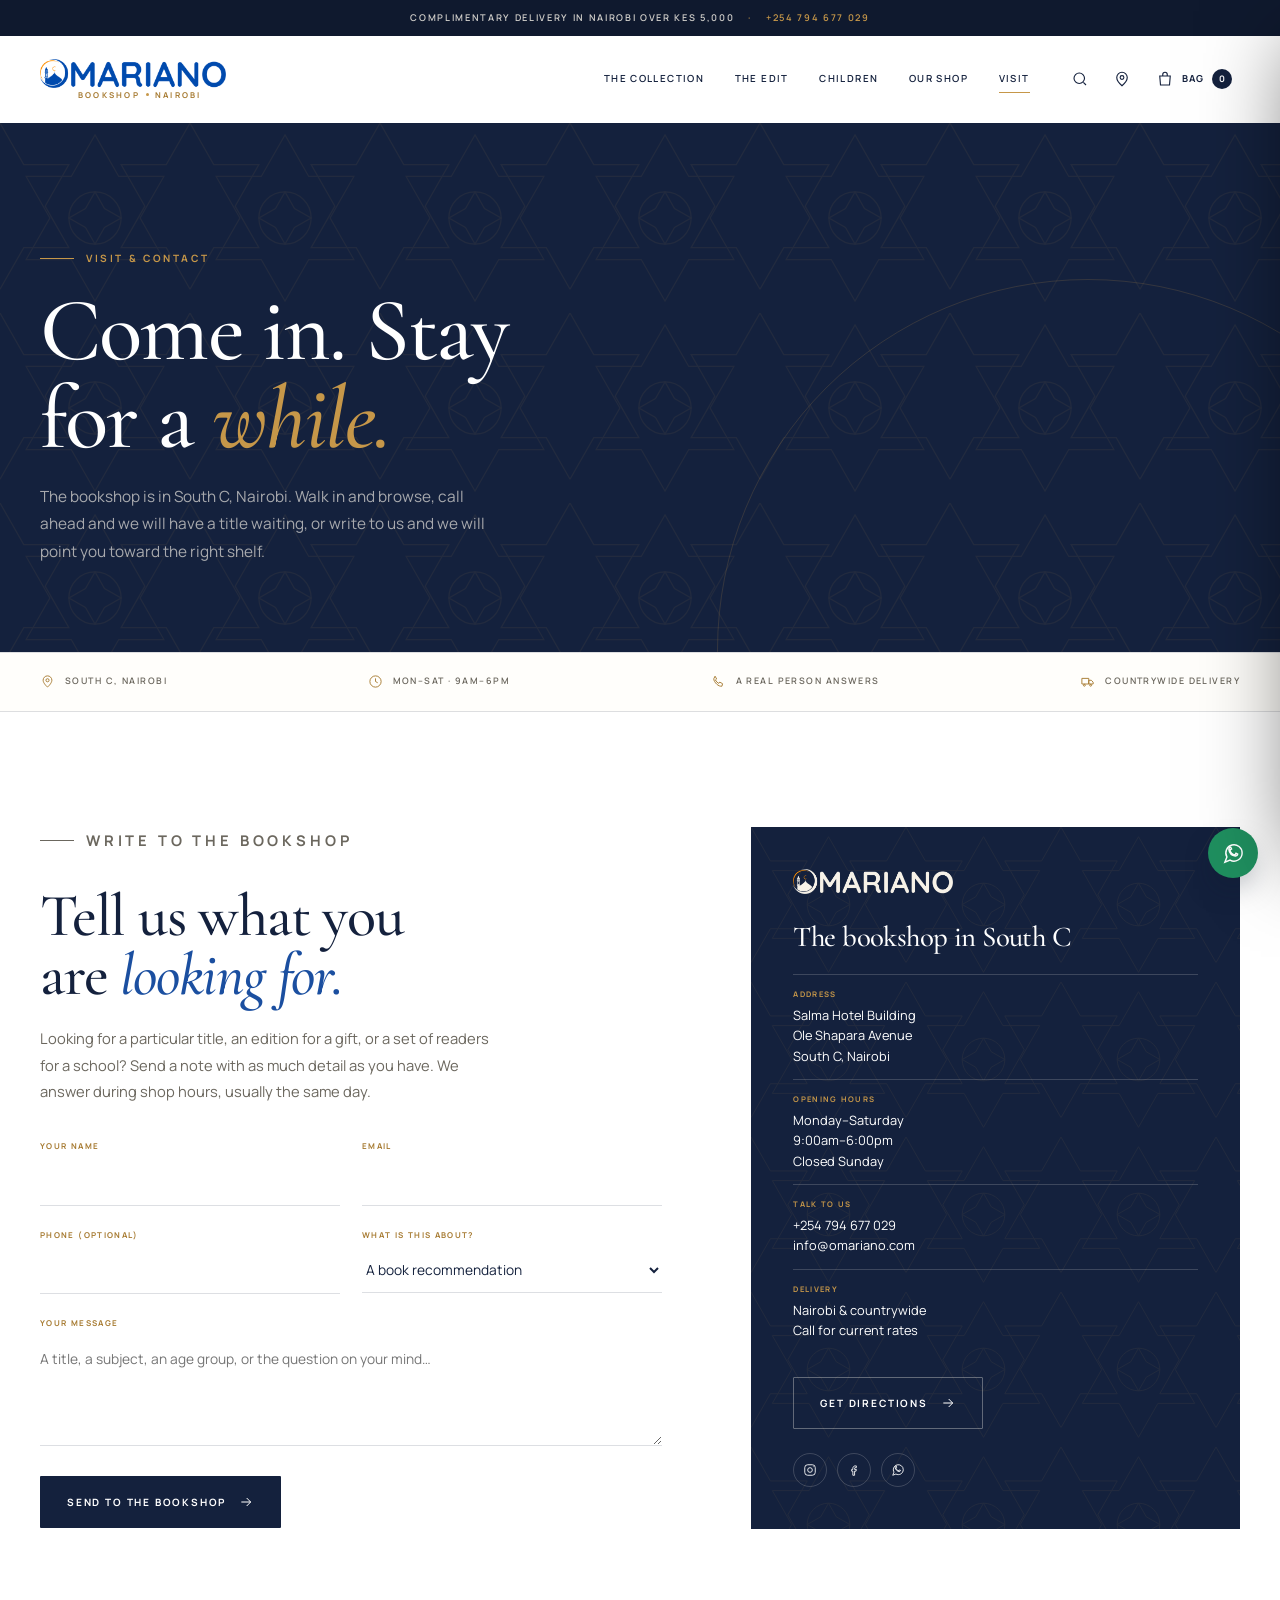
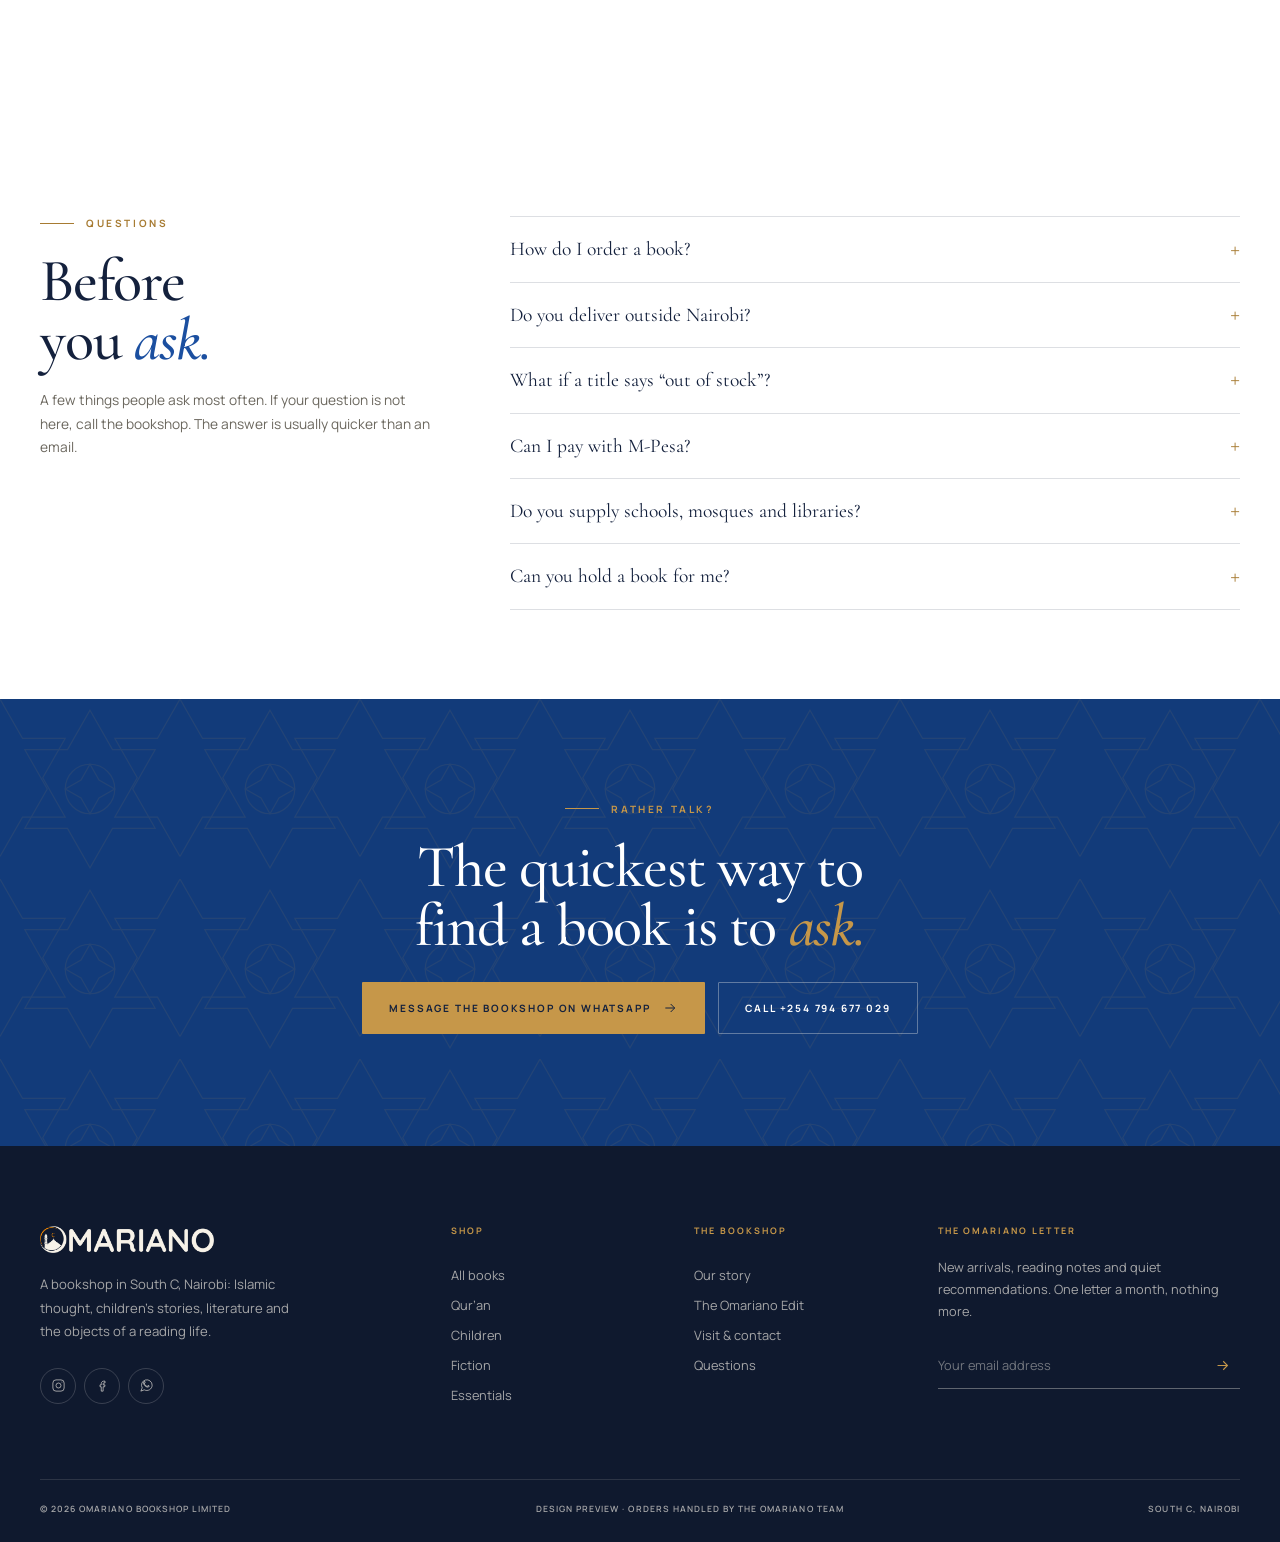
<file: contact.html>
<!doctype html>
<html lang="en">
<head>
  <meta charset="utf-8">
  <meta name="viewport" content="width=device-width, initial-scale=1">
  <title>Visit &amp; Contact | Omariano Bookshop</title>
  <meta name="description" content="Visit Omariano Bookshop in South C, Nairobi, or call the bookshop for a recommendation. Opening hours, directions, delivery questions and school orders.">
  <meta name="theme-color" content="#14213d">
  <meta name="robots" content="noindex, nofollow">
  <link rel="icon" href="assets/favicon.png" type="image/png">
  <link rel="preconnect" href="https://fonts.googleapis.com">
  <link rel="preconnect" href="https://fonts.gstatic.com" crossorigin>
  <link href="https://fonts.googleapis.com/css2?family=Cormorant+Garamond:ital,wght@0,300;0,400;0,500;0,600;0,700;1,300;1,400;1,500;1,600&family=Manrope:wght@300;400;500;600;700&display=swap" rel="stylesheet">
  <link rel="stylesheet" href="css/styles.css?v=8">
  <meta property="og:type" content="website">
  <meta property="og:title" content="Visit &amp; Contact | Omariano Bookshop">
  <meta property="og:description" content="Find the bookshop in South C, Nairobi. Call, write or come in and browse.">
  <meta property="og:image" content="assets/og.jpg">
  <meta name="twitter:card" content="summary_large_image">
</head>
<body data-page="contact">
  <a class="skip-link" href="#main" style="position:absolute;left:-9999px;top:0;background:#14213d;color:#faf5ec;padding:12px 18px;z-index:9999" onfocus="this.style.left='16px'" onblur="this.style.left='-9999px'">Skip to content</a>

  <div class="announce">
    <div class="container announce__inner">
      <span>Complimentary delivery in Nairobi over KES 5,000</span>
      <span class="announce__dot">·</span>
      <a href="tel:+254794677029">+254 794 677 029</a>
    </div>
  </div>

  <header class="header" id="site-header">
    <div class="container header__inner">
      <a class="brand" href="index.html" aria-label="Omariano Bookshop home">
        <img src="assets/logo.png" alt="Omariano" width="620" height="102">
        <span class="brand__sub">Bookshop <i></i> Nairobi</span>
      </a>
      <nav class="nav" aria-label="Main navigation">
        <a href="shop.html">The Collection</a>
        <a href="index.html#edit">The Edit</a>
        <a href="shop.html?collection=children">Children</a>
        <a href="about.html">Our Shop</a>
        <a href="contact.html">Visit</a>
      </nav>
      <div class="header__actions">
        <button class="icon-btn" type="button" data-search-open aria-label="Search the collection">
          <svg viewBox="0 0 24 24" fill="none" stroke="currentColor" stroke-width="1.5" aria-hidden="true"><circle cx="11" cy="11" r="7"/><path d="m20 20-3.5-3.5"/></svg>
        </button>
        <a class="icon-btn desktop-only" href="contact.html" aria-label="Visit the bookshop">
          <svg viewBox="0 0 24 24" fill="none" stroke="currentColor" stroke-width="1.5" aria-hidden="true"><path d="M12 21s7-6.1 7-11a7 7 0 1 0-14 0c0 4.9 7 11 7 11Z"/><circle cx="12" cy="10" r="2.5"/></svg>
        </a>
        <button class="cart-btn" type="button" data-cart-open aria-label="Open shopping bag">
          <svg viewBox="0 0 24 24" fill="none" stroke="currentColor" stroke-width="1.5" aria-hidden="true"><path d="M5 8h14l-1 12H6L5 8Z"/><path d="M9 8V6a3 3 0 0 1 6 0v2"/></svg>
          <span>Bag</span>
          <span class="cart-count" data-cart-count>0</span>
        </button>
        <button class="icon-btn menu-btn" type="button" data-menu-open aria-label="Open menu">
          <svg viewBox="0 0 24 24" fill="none" stroke="currentColor" stroke-width="1.5" aria-hidden="true"><path d="M4 7h16M4 12h16M4 17h16"/></svg>
        </button>
      </div>
    </div>
  </header>

  <div class="mobile-menu" id="mobile-menu" aria-hidden="true">
    <div class="mobile-menu__head">
      <img src="assets/logo.png" alt="Omariano">
      <button class="icon-btn" type="button" data-menu-close aria-label="Close menu">
        <svg viewBox="0 0 24 24" fill="none" stroke="currentColor" stroke-width="1.5" aria-hidden="true"><path d="m6 6 12 12M18 6 6 18"/></svg>
      </button>
    </div>
    <nav aria-label="Mobile navigation">
      <a href="shop.html">The Collection <span>288</span></a>
      <a href="index.html#edit">The Edit <span>08</span></a>
      <a href="shop.html?collection=children">Children <span>61</span></a>
      <a href="about.html">Our Shop <span>01</span></a>
      <a href="contact.html">Visit <span>02</span></a>
    </nav>
    <div class="mobile-menu__foot">
      <span>Salma Hotel Building, South C, Nairobi</span>
      <a href="tel:+254794677029">+254 794 677 029</a>
      <a href="mailto:info@omariano.com">info@omariano.com</a>
    </div>
  </div>

  <main id="main">
    <section class="page-hero">
      <div class="container">
        <p class="eyebrow eyebrow--light"><span class="eyebrow__line"></span>Visit &amp; contact</p>
        <h1>Come in. Stay for a <em>while.</em></h1>
        <p class="page-hero__lede">The bookshop is in South C, Nairobi. Walk in and browse, call ahead and we will have a title waiting, or write to us and we will point you toward the right shelf.</p>
      </div>
    </section>

    <div class="trust">
      <div class="container trust__inner">
        <p class="trust__item">
          <svg viewBox="0 0 24 24" fill="none" stroke="currentColor" stroke-width="1.5" aria-hidden="true"><path d="M12 21s7-6.1 7-11a7 7 0 1 0-14 0c0 4.9 7 11 7 11Z"/><circle cx="12" cy="10" r="2.5"/></svg>
          South C, Nairobi
        </p>
        <p class="trust__item">
          <svg viewBox="0 0 24 24" fill="none" stroke="currentColor" stroke-width="1.5" aria-hidden="true"><circle cx="12" cy="12" r="9"/><path d="M12 7v5l3.5 2"/></svg>
          Mon–Sat · 9am–6pm
        </p>
        <p class="trust__item">
          <svg viewBox="0 0 24 24" fill="none" stroke="currentColor" stroke-width="1.5" aria-hidden="true"><path d="M6.5 3.5 9 8 7 9.5c1.2 2.6 3 4.4 5.5 5.5L14 13l4.5 2.5-1 4c-2.8.4-5.8-.8-8.3-3.2S4.1 10.3 4.5 7.5l2-4Z"/></svg>
          A real person answers
        </p>
        <p class="trust__item">
          <svg viewBox="0 0 24 24" fill="none" stroke="currentColor" stroke-width="1.5" aria-hidden="true"><path d="M3 7h11v9H3zM14 10h4l3 3v3h-7z"/><circle cx="7" cy="18" r="1.5"/><circle cx="17" cy="18" r="1.5"/></svg>
          Countrywide delivery
        </p>
      </div>
    </div>

    <section class="section contact">
      <div class="container contact__grid">
        <div class="contact__intro" data-reveal>
          <p class="eyebrow"><span class="eyebrow__line"></span>Write to the bookshop</p>
          <h2>Tell us what you are <em>looking for.</em></h2>
          <p>Looking for a particular title, an edition for a gift, or a set of readers for a school? Send a note with as much detail as you have. We answer during shop hours, usually the same day.</p>

          <form class="contact-form" data-contact-form>
            <div class="field">
              <label for="contact-name">Your name</label>
              <input id="contact-name" name="name" type="text" autocomplete="name" required>
            </div>
            <div class="field">
              <label for="contact-email">Email</label>
              <input id="contact-email" name="email" type="email" autocomplete="email" required>
            </div>
            <div class="field">
              <label for="contact-phone">Phone <span aria-hidden="true">(optional)</span></label>
              <input id="contact-phone" name="phone" type="tel" autocomplete="tel">
            </div>
            <div class="field">
              <label for="contact-topic">What is this about?</label>
              <select id="contact-topic" name="topic">
                <option>A book recommendation</option>
                <option>An existing order</option>
                <option>Visiting the bookshop</option>
                <option>Schools &amp; libraries</option>
                <option>Something else</option>
              </select>
            </div>
            <div class="field field--full">
              <label for="contact-message">Your message</label>
              <textarea id="contact-message" name="message" required placeholder="A title, a subject, an age group, or the question on your mind…"></textarea>
            </div>
            <button class="btn btn--primary" type="submit">Send to the bookshop
              <svg viewBox="0 0 24 24" fill="none" stroke="currentColor" stroke-width="1.5" aria-hidden="true"><path d="M5 12h14M13 6l6 6-6 6"/></svg>
            </button>
            <p class="form-note form-note--contact" data-contact-note role="status" aria-live="polite"></p>
          </form>
        </div>

        <aside class="contact-card" data-reveal>
          <img src="assets/logo-light.png" alt="Omariano">
          <h3>The bookshop in South C</h3>
          <dl>
            <div class="contact-card__row">
              <dt>Address</dt>
              <dd>Salma Hotel Building<br>Ole Shapara Avenue<br>South C, Nairobi</dd>
            </div>
            <div class="contact-card__row">
              <dt>Opening hours</dt>
              <dd>Monday–Saturday<br>9:00am–6:00pm<br>Closed Sunday</dd>
            </div>
            <div class="contact-card__row">
              <dt>Talk to us</dt>
              <dd><a href="tel:+254794677029">+254 794 677 029</a><br><a href="mailto:info@omariano.com">info@omariano.com</a></dd>
            </div>
            <div class="contact-card__row">
              <dt>Delivery</dt>
              <dd>Nairobi &amp; countrywide<br>Call for current rates</dd>
            </div>
          </dl>
          <a class="btn btn--ghost-light" href="https://maps.google.com/?q=Salma+Hotel+Building,+Ole+Shapara+Avenue,+South+C,+Nairobi" target="_blank" rel="noopener" style="margin-top:24px">Get directions
            <svg viewBox="0 0 24 24" fill="none" stroke="currentColor" stroke-width="1.5" aria-hidden="true"><path d="M5 12h14M13 6l6 6-6 6"/></svg>
          </a>
          <div class="contact-card__socials">
            <a href="https://www.instagram.com/omariano_bookshop?igsh=MXMyNHM2Ymp4aTh0Mw==" target="_blank" rel="noopener" aria-label="Omariano on Instagram">
              <svg viewBox="0 0 24 24" fill="none" stroke="currentColor" stroke-width="1.5" aria-hidden="true"><rect x="3" y="3" width="18" height="18" rx="5"/><circle cx="12" cy="12" r="4"/><circle cx="17.5" cy="6.5" r=".8" fill="currentColor" stroke="none"/></svg>
            </a>
            <a href="https://www.facebook.com/share/1F5PpXKPec/" target="_blank" rel="noopener" aria-label="Omariano on Facebook">
              <svg viewBox="0 0 24 24" fill="none" stroke="currentColor" stroke-width="1.5" aria-hidden="true"><path d="M14 8h2V5h-2c-2.2 0-4 1.8-4 4v2H8v3h2v7h3v-7h2.5l.5-3H13V9c0-.6.4-1 1-1Z"/></svg>
            </a>
            <a href="https://wa.me/254794677029" target="_blank" rel="noopener" aria-label="WhatsApp the bookshop">
              <svg viewBox="0 0 24 24" fill="none" stroke="currentColor" stroke-width="1.5" aria-hidden="true"><path d="M21 11.5a8.5 8.5 0 0 1-12.6 7.4L3 21l2.1-5.4A8.5 8.5 0 1 1 21 11.5Z"/><path d="M8.4 8.2c.3 2.7 2.5 4.9 5.2 5.2l1-1.6 1.8.9c-.2 1.2-1.3 2-2.5 1.9-3.5-.5-6.2-3.2-6.7-6.7-.1-1.2.7-2.3 1.9-2.5l.9 1.8-1.6 1Z"/></svg>
            </a>
          </div>
        </aside>
      </div>
    </section>

    <section class="faq" id="faq">
      <div class="container faq__grid">
        <div data-reveal>
          <p class="eyebrow"><span class="eyebrow__line"></span>Questions</p>
          <h2>Before you <em>ask.</em></h2>
          <p class="shelves__note">A few things people ask most often. If your question is not here, call the bookshop. The answer is usually quicker than an email.</p>
        </div>
        <div class="faq-list" data-reveal>
          <details>
            <summary>How do I order a book?</summary>
            <p>Add titles to your bag and send the list to the bookshop over WhatsApp. We will confirm availability, delivery cost and payment before anything is dispatched. Orders are handled by the Omariano team, not by an automated checkout.</p>
          </details>
          <details>
            <summary>Do you deliver outside Nairobi?</summary>
            <p>Yes. Delivery is available countrywide through courier, and complimentary within Nairobi on orders over KES 5,000. Rates outside Nairobi depend on weight and destination. Call or message for a quote.</p>
          </details>
          <details>
            <summary>What if a title says “out of stock”?</summary>
            <p>The catalogue reflects the shelves, not a warehouse. If a book is out of stock, call us and we will tell you whether it is on order, suggest an alternative, or reserve the next copy for you.</p>
          </details>
          <details>
            <summary>Can I pay with M-Pesa?</summary>
            <p>Yes. M-Pesa is the usual method, and card payment can be arranged in the shop. Payment details are shared by the team when an order is confirmed.</p>
          </details>
          <details>
            <summary>Do you supply schools, mosques and libraries?</summary>
            <p>We do. For class sets, reading lists and institutional orders, write to <a href="mailto:info@omariano.com">info@omariano.com</a> with the titles, quantities and date you need them. We will confirm availability and a quotation.</p>
          </details>
          <details>
            <summary>Can you hold a book for me?</summary>
            <p>Yes, for a short period. Call the bookshop with the title and your name and we will keep it behind the counter. We will confirm how long we can hold it when you call.</p>
          </details>
        </div>
      </div>
    </section>

    <section class="cta-band">
      <div class="container" data-reveal>
        <p class="eyebrow eyebrow--light" style="justify-content:center"><span class="eyebrow__line"></span>Rather talk?</p>
        <h2>The quickest way to find a book is to <em>ask.</em></h2>
        <a class="btn btn--gold" href="https://wa.me/254794677029?text=Hello%20Omariano%2C%20I%27d%20like%20help%20finding%20a%20book." target="_blank" rel="noopener">Message the bookshop on WhatsApp
          <svg viewBox="0 0 24 24" fill="none" stroke="currentColor" stroke-width="1.5" aria-hidden="true"><path d="M5 12h14M13 6l6 6-6 6"/></svg>
        </a>
        <a class="btn btn--ghost-light" href="tel:+254794677029">Call +254 794 677 029</a>
      </div>
    </section>
  </main>

  <footer class="footer">
    <div class="container">
      <div class="footer__top">
        <div class="footer__brand">
          <img class="footer__logo" src="assets/logo-light.png" alt="Omariano">
          <p>A bookshop in South C, Nairobi: Islamic thought, children’s stories, literature and the objects of a reading life.</p>
          <div class="footer__socials">
            <a href="https://www.instagram.com/omariano_bookshop?igsh=MXMyNHM2Ymp4aTh0Mw==" target="_blank" rel="noopener" aria-label="Omariano on Instagram">
              <svg viewBox="0 0 24 24" fill="none" stroke="currentColor" stroke-width="1.5" aria-hidden="true"><rect x="3" y="3" width="18" height="18" rx="5"/><circle cx="12" cy="12" r="4"/><circle cx="17.5" cy="6.5" r=".8" fill="currentColor" stroke="none"/></svg>
            </a>
            <a href="https://www.facebook.com/share/1F5PpXKPec/" target="_blank" rel="noopener" aria-label="Omariano on Facebook">
              <svg viewBox="0 0 24 24" fill="none" stroke="currentColor" stroke-width="1.5" aria-hidden="true"><path d="M14 8h2V5h-2c-2.2 0-4 1.8-4 4v2H8v3h2v7h3v-7h2.5l.5-3H13V9c0-.6.4-1 1-1Z"/></svg>
            </a>
            <a href="https://wa.me/254794677029" target="_blank" rel="noopener" aria-label="WhatsApp the bookshop">
              <svg viewBox="0 0 24 24" fill="none" stroke="currentColor" stroke-width="1.5" aria-hidden="true"><path d="M21 11.5a8.5 8.5 0 0 1-12.6 7.4L3 21l2.1-5.4A8.5 8.5 0 1 1 21 11.5Z"/><path d="M8.4 8.2c.3 2.7 2.5 4.9 5.2 5.2l1-1.6 1.8.9c-.2 1.2-1.3 2-2.5 1.9-3.5-.5-6.2-3.2-6.7-6.7-.1-1.2.7-2.3 1.9-2.5l.9 1.8-1.6 1Z"/></svg>
            </a>
          </div>
        </div>
        <div class="footer__col">
          <h3>Shop</h3>
          <a href="shop.html">All books</a>
          <a href="shop.html?collection=quran">Qur’an</a>
          <a href="shop.html?collection=children">Children</a>
          <a href="shop.html?collection=fiction">Fiction</a>
          <a href="shop.html?collection=essentials">Essentials</a>
        </div>
        <div class="footer__col">
          <h3>The Bookshop</h3>
          <a href="about.html">Our story</a>
          <a href="index.html#edit">The Omariano Edit</a>
          <a href="contact.html">Visit &amp; contact</a>
          <a href="contact.html#faq">Questions</a>
        </div>
        <div class="footer__news">
          <h3>The Omariano Letter</h3>
          <p>New arrivals, reading notes and quiet recommendations. One letter a month, nothing more.</p>
          <form class="newsletter" data-newsletter>
            <label for="newsletter-email" style="position:absolute;left:-9999px">Email address</label>
            <input id="newsletter-email" type="email" name="email" placeholder="Your email address" required>
            <button type="submit" aria-label="Subscribe">
              <svg viewBox="0 0 24 24" fill="none" stroke="currentColor" stroke-width="1.5" aria-hidden="true"><path d="M5 12h14M13 6l6 6-6 6"/></svg>
            </button>
          </form>
          <p class="form-note" data-newsletter-note></p>
        </div>
      </div>
      <div class="footer__bottom">
        <p>© <span data-year>2026</span> Omariano Bookshop Limited</p>
        <p>Design preview · Orders handled by the Omariano team</p>
        <p><a href="contact.html">South C, Nairobi</a></p>
      </div>
    </div>
  </footer>

  <div class="whatsapp-float">
    <a href="https://wa.me/254794677029?text=Hello%20Omariano%2C%20I%27d%20like%20a%20recommendation%20from%20the%20Omariano%20Bookshop%20collection." target="_blank" rel="noopener" aria-label="Chat with Omariano on WhatsApp">
      <svg viewBox="0 0 24 24" fill="none" stroke="currentColor" stroke-width="1.5" aria-hidden="true"><path d="M21 11.5a8.5 8.5 0 0 1-12.6 7.4L3 21l2.1-5.4A8.5 8.5 0 1 1 21 11.5Z"/><path d="M8.4 8.2c.3 2.7 2.5 4.9 5.2 5.2l1-1.6 1.8.9c-.2 1.2-1.3 2-2.5 1.9-3.5-.5-6.2-3.2-6.7-6.7-.1-1.2.7-2.3 1.9-2.5l.9 1.8-1.6 1Z"/></svg>
    </a>
  </div>

  <dialog class="search-dialog" id="search-dialog" aria-label="Search the collection">
    <form class="search-form" role="search" id="search-form">
      <svg viewBox="0 0 24 24" fill="none" stroke="currentColor" stroke-width="1.5" aria-hidden="true"><circle cx="11" cy="11" r="7"/><path d="m20 20-3.5-3.5"/></svg>
      <input id="search-input" type="search" placeholder="Search titles, authors, subjects…" autocomplete="off" aria-label="Search titles, authors and subjects">
      <button class="search-close" type="button" data-search-close aria-label="Close search">
        <svg viewBox="0 0 24 24" fill="none" stroke="currentColor" stroke-width="1.5" aria-hidden="true"><path d="m6 6 12 12M18 6 6 18"/></svg>
      </button>
    </form>
    <div class="search-results" id="search-results"></div>
    <div class="search-dialog__foot">
      <span>Try “Qur’an”, “Seerah” or “children”</span>
      <a href="shop.html">Browse all books →</a>
    </div>
  </dialog>

  <dialog class="product-dialog" id="product-dialog" aria-label="Book details">
    <button class="dialog-close" type="button" data-product-close aria-label="Close book details">
      <svg viewBox="0 0 24 24" fill="none" stroke="currentColor" stroke-width="1.5" aria-hidden="true"><path d="m6 6 12 12M18 6 6 18"/></svg>
    </button>
    <div id="product-content"></div>
  </dialog>

  <div class="cart-overlay" data-cart-close></div>
  <aside class="cart-drawer" id="cart-drawer" aria-label="Shopping bag" aria-hidden="true">
    <div class="cart-drawer__head">
      <div>
        <h2>Your bag</h2>
        <span data-cart-label>0 books</span>
      </div>
      <button class="cart-close" type="button" data-cart-close aria-label="Close shopping bag">
        <svg viewBox="0 0 24 24" fill="none" stroke="currentColor" stroke-width="1.5" aria-hidden="true"><path d="m6 6 12 12M18 6 6 18"/></svg>
      </button>
    </div>
    <div class="cart-drawer__body" id="cart-body"></div>
    <div class="cart-drawer__foot" id="cart-foot"></div>
  </aside>

  <div class="toast" id="toast" role="status" aria-live="polite"></div>

  <script src="js/app.js?v=8" defer></script>
</body>
</html>
</file>
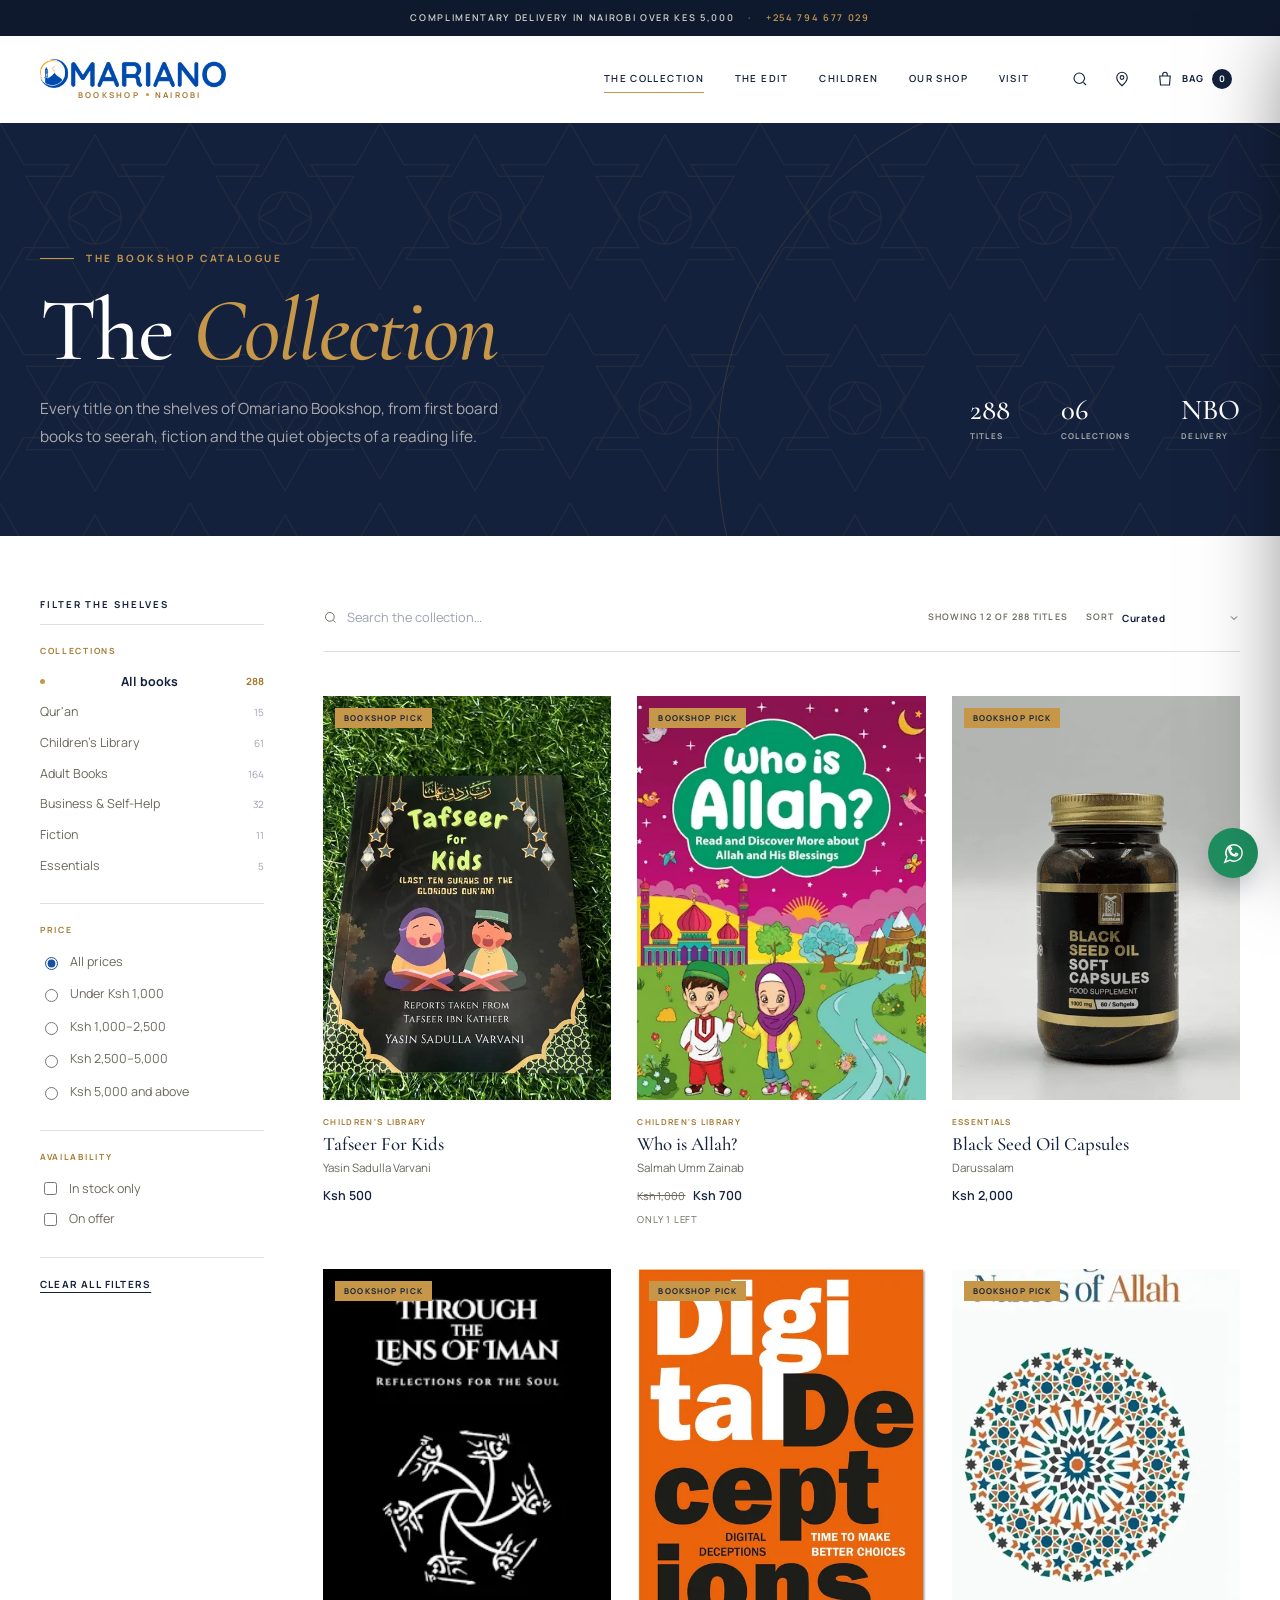
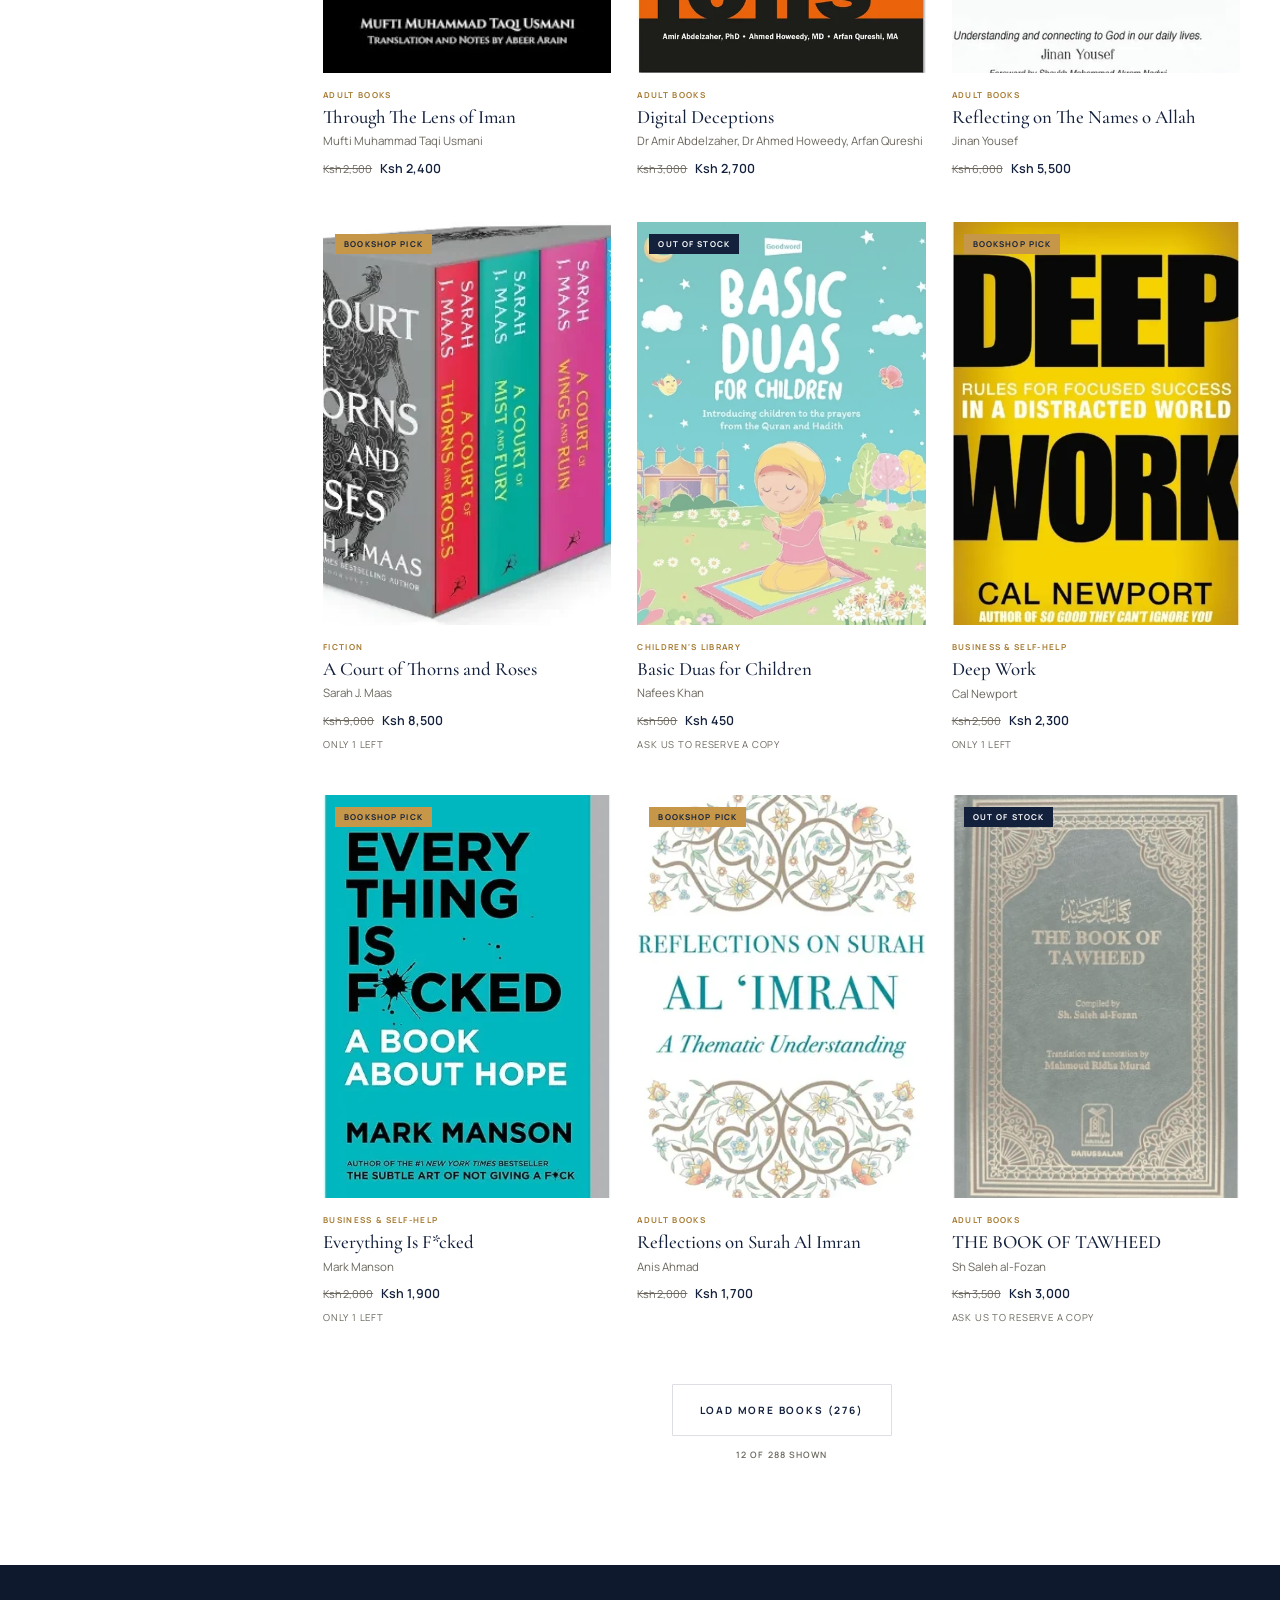
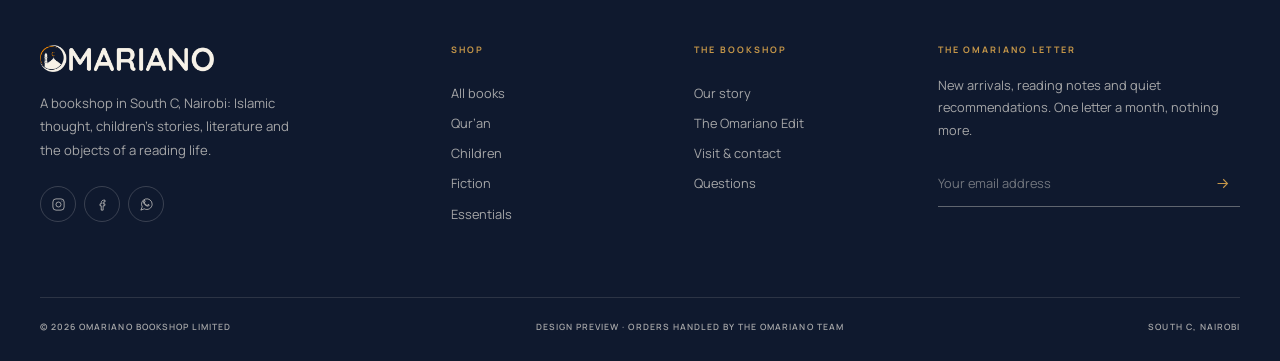
<file: shop.html>
<!doctype html>
<html lang="en">
<head>
  <meta charset="utf-8">
  <meta name="viewport" content="width=device-width, initial-scale=1">
  <title>The Collection | Omariano Bookshop</title>
  <meta name="description" content="Browse all 288 titles at Omariano Bookshop: Qur'an, children's books, adult reading, business, fiction and Islamic essentials. Delivered across Kenya.">
  <meta name="theme-color" content="#14213d">
  <meta name="robots" content="noindex, nofollow">
  <link rel="icon" href="assets/favicon.png" type="image/png">
  <link rel="preconnect" href="https://fonts.googleapis.com">
  <link rel="preconnect" href="https://fonts.gstatic.com" crossorigin>
  <link href="https://fonts.googleapis.com/css2?family=Cormorant+Garamond:ital,wght@0,300;0,400;0,500;0,600;0,700;1,300;1,400;1,500;1,600&family=Manrope:wght@300;400;500;600;700&display=swap" rel="stylesheet">
  <link rel="stylesheet" href="css/styles.css?v=8">
  <meta property="og:type" content="website">
  <meta property="og:title" content="The Collection | Omariano Bookshop">
  <meta property="og:description" content="Browse all 288 titles at Omariano Bookshop.">
  <meta property="og:image" content="assets/og.jpg">
  <meta name="twitter:card" content="summary_large_image">
</head>
<body data-page="shop">
  <a class="skip-link" href="#main" style="position:absolute;left:-9999px;top:0;background:#14213d;color:#faf5ec;padding:12px 18px;z-index:9999" onfocus="this.style.left='16px'" onblur="this.style.left='-9999px'">Skip to content</a>

  <div class="announce">
    <div class="container announce__inner">
      <span>Complimentary delivery in Nairobi over KES 5,000</span>
      <span class="announce__dot">·</span>
      <a href="tel:+254794677029">+254 794 677 029</a>
    </div>
  </div>

  <header class="header" id="site-header">
    <div class="container header__inner">
      <a class="brand" href="index.html" aria-label="Omariano Bookshop home">
        <img src="assets/logo.png" alt="Omariano" width="620" height="102">
        <span class="brand__sub">Bookshop <i></i> Nairobi</span>
      </a>
      <nav class="nav" aria-label="Main navigation">
        <a href="shop.html">The Collection</a>
        <a href="index.html#edit">The Edit</a>
        <a href="shop.html?collection=children">Children</a>
        <a href="about.html">Our Shop</a>
        <a href="contact.html">Visit</a>
      </nav>
      <div class="header__actions">
        <button class="icon-btn" type="button" data-search-open aria-label="Search the collection">
          <svg viewBox="0 0 24 24" fill="none" stroke="currentColor" stroke-width="1.5" aria-hidden="true"><circle cx="11" cy="11" r="7"/><path d="m20 20-3.5-3.5"/></svg>
        </button>
        <a class="icon-btn desktop-only" href="contact.html" aria-label="Visit the bookshop">
          <svg viewBox="0 0 24 24" fill="none" stroke="currentColor" stroke-width="1.5" aria-hidden="true"><path d="M12 21s7-6.1 7-11a7 7 0 1 0-14 0c0 4.9 7 11 7 11Z"/><circle cx="12" cy="10" r="2.5"/></svg>
        </a>
        <button class="cart-btn" type="button" data-cart-open aria-label="Open shopping bag">
          <svg viewBox="0 0 24 24" fill="none" stroke="currentColor" stroke-width="1.5" aria-hidden="true"><path d="M5 8h14l-1 12H6L5 8Z"/><path d="M9 8V6a3 3 0 0 1 6 0v2"/></svg>
          <span>Bag</span>
          <span class="cart-count" data-cart-count>0</span>
        </button>
        <button class="icon-btn menu-btn" type="button" data-menu-open aria-label="Open menu">
          <svg viewBox="0 0 24 24" fill="none" stroke="currentColor" stroke-width="1.5" aria-hidden="true"><path d="M4 7h16M4 12h16M4 17h16"/></svg>
        </button>
      </div>
    </div>
  </header>

  <div class="mobile-menu" id="mobile-menu" aria-hidden="true">
    <div class="mobile-menu__head">
      <img src="assets/logo.png" alt="Omariano">
      <button class="icon-btn" type="button" data-menu-close aria-label="Close menu">
        <svg viewBox="0 0 24 24" fill="none" stroke="currentColor" stroke-width="1.5" aria-hidden="true"><path d="m6 6 12 12M18 6 6 18"/></svg>
      </button>
    </div>
    <nav aria-label="Mobile navigation">
      <a href="shop.html">The Collection <span>288</span></a>
      <a href="index.html#edit">The Edit <span>08</span></a>
      <a href="shop.html?collection=children">Children <span>61</span></a>
      <a href="about.html">Our Shop <span>01</span></a>
      <a href="contact.html">Visit <span>02</span></a>
    </nav>
    <div class="mobile-menu__foot">
      <span>Salma Hotel Building, South C, Nairobi</span>
      <a href="tel:+254794677029">+254 794 677 029</a>
      <a href="mailto:info@omariano.com">info@omariano.com</a>
    </div>
  </div>

  <main id="main">
    <section class="page-hero">
      <div class="container">
        <p class="eyebrow eyebrow--light"><span class="eyebrow__line"></span>The bookshop catalogue</p>
        <div class="page-hero__row">
          <div>
            <h1>The <em>Collection</em></h1>
            <p class="page-hero__lede">Every title on the shelves of Omariano Bookshop, from first board books to seerah, fiction and the quiet objects of a reading life.</p>
          </div>
          <div class="page-stats">
            <div><strong data-total>288</strong><span>Titles</span></div>
            <div><strong>06</strong><span>Collections</span></div>
            <div><strong>NBO</strong><span>Delivery</span></div>
          </div>
        </div>
      </div>
    </section>

    <section class="shop">
      <div class="container shop__layout">
        <aside class="filters" id="filters" aria-label="Filter the catalogue">
          <div class="filters__head">
            <h2>Filter the shelves</h2>
            <button class="filters__close" type="button" data-filter-close aria-label="Close filters">
              <svg viewBox="0 0 24 24" fill="none" stroke="currentColor" stroke-width="1.5" aria-hidden="true"><path d="m6 6 12 12M18 6 6 18"/></svg>
            </button>
          </div>

          <div class="filter-group">
            <h3>Collections</h3>
            <div class="filter-list" id="collection-filters"></div>
          </div>

          <div class="filter-group">
            <h3>Price</h3>
            <div class="filter-list" id="price-filters"></div>
          </div>

          <div class="filter-group">
            <h3>Availability</h3>
            <label class="filter-option"><input id="filter-stock" type="checkbox"> In stock only</label>
            <label class="filter-option"><input id="filter-sale" type="checkbox"> On offer</label>
          </div>

          <button class="filter-clear" type="button" data-clear-filters>Clear all filters</button>
          <button class="btn btn--primary filters__apply" type="button" data-filter-close>Show results</button>
        </aside>
        <div class="filters-overlay" id="filters-overlay"></div>

        <div class="shop__main">
          <div class="shop-toolbar">            <button class="btn btn--outline filter-toggle" type="button" data-filter-open>Filters</button>
            <div class="shop-search">
              <svg viewBox="0 0 24 24" fill="none" stroke="currentColor" stroke-width="1.5" aria-hidden="true"><circle cx="11" cy="11" r="7"/><path d="m20 20-3.5-3.5"/></svg>
              <label for="shop-search" style="position:absolute;left:-9999px">Search the collection</label>
              <input id="shop-search" type="search" placeholder="Search the collection…" autocomplete="off">
            </div>
            <div class="shop-toolbar__right">
              <p class="result-count" id="result-count">288 titles</p>
              <label class="sort" for="sort">Sort
                <select id="sort">
                  <option value="curated">Curated</option>
                  <option value="newest">Newest</option>
                  <option value="price-asc">Price · low to high</option>
                  <option value="price-desc">Price · high to low</option>
                  <option value="title">Title · A–Z</option>
                </select>
              </label>
            </div>
          </div>

          <div class="active-filters" id="active-filters"></div>
          <div class="product-grid product-grid--shop" id="shop-grid"></div>

          <div class="load-more-wrap">
            <button class="btn btn--outline" id="load-more" type="button">Load more books</button>
            <p class="load-status" id="load-status"></p>
          </div>
        </div>
      </div>
    </section>
  </main>

  <footer class="footer">
    <div class="container">
      <div class="footer__top">
        <div class="footer__brand">
          <img class="footer__logo" src="assets/logo-light.png" alt="Omariano">
          <p>A bookshop in South C, Nairobi: Islamic thought, children’s stories, literature and the objects of a reading life.</p>
          <div class="footer__socials">
            <a href="https://www.instagram.com/omariano_bookshop?igsh=MXMyNHM2Ymp4aTh0Mw==" target="_blank" rel="noopener" aria-label="Omariano on Instagram">
              <svg viewBox="0 0 24 24" fill="none" stroke="currentColor" stroke-width="1.5" aria-hidden="true"><rect x="3" y="3" width="18" height="18" rx="5"/><circle cx="12" cy="12" r="4"/><circle cx="17.5" cy="6.5" r=".8" fill="currentColor" stroke="none"/></svg>
            </a>
            <a href="https://www.facebook.com/share/1F5PpXKPec/" target="_blank" rel="noopener" aria-label="Omariano on Facebook">
              <svg viewBox="0 0 24 24" fill="none" stroke="currentColor" stroke-width="1.5" aria-hidden="true"><path d="M14 8h2V5h-2c-2.2 0-4 1.8-4 4v2H8v3h2v7h3v-7h2.5l.5-3H13V9c0-.6.4-1 1-1Z"/></svg>
            </a>
            <a href="https://wa.me/254794677029" target="_blank" rel="noopener" aria-label="WhatsApp the bookshop">
              <svg viewBox="0 0 24 24" fill="none" stroke="currentColor" stroke-width="1.5" aria-hidden="true"><path d="M21 11.5a8.5 8.5 0 0 1-12.6 7.4L3 21l2.1-5.4A8.5 8.5 0 1 1 21 11.5Z"/><path d="M8.4 8.2c.3 2.7 2.5 4.9 5.2 5.2l1-1.6 1.8.9c-.2 1.2-1.3 2-2.5 1.9-3.5-.5-6.2-3.2-6.7-6.7-.1-1.2.7-2.3 1.9-2.5l.9 1.8-1.6 1Z"/></svg>
            </a>
          </div>
        </div>
        <div class="footer__col">
          <h3>Shop</h3>
          <a href="shop.html">All books</a>
          <a href="shop.html?collection=quran">Qur’an</a>
          <a href="shop.html?collection=children">Children</a>
          <a href="shop.html?collection=fiction">Fiction</a>
          <a href="shop.html?collection=essentials">Essentials</a>
        </div>
        <div class="footer__col">
          <h3>The Bookshop</h3>
          <a href="about.html">Our story</a>
          <a href="index.html#edit">The Omariano Edit</a>
          <a href="contact.html">Visit &amp; contact</a>
          <a href="contact.html#faq">Questions</a>
        </div>
        <div class="footer__news">
          <h3>The Omariano Letter</h3>
          <p>New arrivals, reading notes and quiet recommendations. One letter a month, nothing more.</p>
          <form class="newsletter" data-newsletter>
            <label for="newsletter-email" style="position:absolute;left:-9999px">Email address</label>
            <input id="newsletter-email" type="email" name="email" placeholder="Your email address" required>
            <button type="submit" aria-label="Subscribe">
              <svg viewBox="0 0 24 24" fill="none" stroke="currentColor" stroke-width="1.5" aria-hidden="true"><path d="M5 12h14M13 6l6 6-6 6"/></svg>
            </button>
          </form>
          <p class="form-note" data-newsletter-note></p>
        </div>
      </div>
      <div class="footer__bottom">
        <p>© <span data-year>2026</span> Omariano Bookshop Limited</p>
        <p>Design preview · Orders handled by the Omariano team</p>
        <p><a href="contact.html">South C, Nairobi</a></p>
      </div>
    </div>
  </footer>

  <div class="whatsapp-float">
    <a href="https://wa.me/254794677029?text=Hello%20Omariano%2C%20I%27d%20like%20a%20recommendation%20from%20the%20Omariano%20Bookshop%20collection." target="_blank" rel="noopener" aria-label="Chat with Omariano on WhatsApp">
      <svg viewBox="0 0 24 24" fill="none" stroke="currentColor" stroke-width="1.5" aria-hidden="true"><path d="M21 11.5a8.5 8.5 0 0 1-12.6 7.4L3 21l2.1-5.4A8.5 8.5 0 1 1 21 11.5Z"/><path d="M8.4 8.2c.3 2.7 2.5 4.9 5.2 5.2l1-1.6 1.8.9c-.2 1.2-1.3 2-2.5 1.9-3.5-.5-6.2-3.2-6.7-6.7-.1-1.2.7-2.3 1.9-2.5l.9 1.8-1.6 1Z"/></svg>
    </a>
  </div>

  <dialog class="search-dialog" id="search-dialog" aria-label="Search the collection">
    <form class="search-form" role="search" id="search-form">
      <svg viewBox="0 0 24 24" fill="none" stroke="currentColor" stroke-width="1.5" aria-hidden="true"><circle cx="11" cy="11" r="7"/><path d="m20 20-3.5-3.5"/></svg>
      <input id="search-input" type="search" placeholder="Search titles, authors, subjects…" autocomplete="off" aria-label="Search titles, authors and subjects">
      <button class="search-close" type="button" data-search-close aria-label="Close search">
        <svg viewBox="0 0 24 24" fill="none" stroke="currentColor" stroke-width="1.5" aria-hidden="true"><path d="m6 6 12 12M18 6 6 18"/></svg>
      </button>
    </form>
    <div class="search-results" id="search-results"></div>
    <div class="search-dialog__foot">
      <span>Try “Qur’an”, “Seerah” or “children”</span>
      <a href="shop.html">Browse all books →</a>
    </div>
  </dialog>

  <dialog class="product-dialog" id="product-dialog" aria-label="Book details">
    <button class="dialog-close" type="button" data-product-close aria-label="Close book details">
      <svg viewBox="0 0 24 24" fill="none" stroke="currentColor" stroke-width="1.5" aria-hidden="true"><path d="m6 6 12 12M18 6 6 18"/></svg>
    </button>
    <div id="product-content"></div>
  </dialog>

  <div class="cart-overlay" data-cart-close></div>
  <aside class="cart-drawer" id="cart-drawer" aria-label="Shopping bag" aria-hidden="true">
    <div class="cart-drawer__head">
      <div>
        <h2>Your bag</h2>
        <span data-cart-label>0 books</span>
      </div>
      <button class="cart-close" type="button" data-cart-close aria-label="Close shopping bag">
        <svg viewBox="0 0 24 24" fill="none" stroke="currentColor" stroke-width="1.5" aria-hidden="true"><path d="m6 6 12 12M18 6 6 18"/></svg>
      </button>
    </div>
    <div class="cart-drawer__body" id="cart-body"></div>
    <div class="cart-drawer__foot" id="cart-foot"></div>
  </aside>

  <div class="toast" id="toast" role="status" aria-live="polite"></div>

  <script src="js/app.js?v=8" defer></script>
  <script src="js/shop.js?v=8" defer></script>
</body>
</html>
</file>
<file: css/styles.css>
/* ==========================================================================
   Omariano Maison — storefront styles
   A warm, editorial system built around real book covers.
   ========================================================================== */

:root {
  --ink: #14213d;
  --ink-2: #1d2d4d;
  --ink-deep: #0f192e;
  --blue: #1b4fa0;
  --blue-deep: #123b7a;
  --gold: #c69749;
  --gold-deep: #a77b32;
  --cream: #ffffff;
  --paper: #ffffff;
  --sand: #f5f5f5;
  --sage: #f5f5f5;
  --rose: #f5f5f5;
  --line: rgba(20, 33, 61, 0.14);
  --line-light: rgba(250, 245, 236, 0.18);
  --muted: #6b675e;
  --muted-light: rgba(250, 245, 236, 0.64);
  --serif: "Cormorant Garamond", Georgia, "Times New Roman", serif;
  --sans: "Manrope", -apple-system, BlinkMacSystemFont, "Segoe UI", sans-serif;
  --shadow: 0 30px 70px -34px rgba(20, 33, 61, 0.45);
  --shadow-soft: 0 18px 40px -24px rgba(20, 33, 61, 0.32);
  --header-h: 86px;
  --ease: cubic-bezier(0.22, 1, 0.36, 1);
}

*,
*::before,
*::after {
  box-sizing: border-box;
}

html {
  scroll-behavior: smooth;
  -webkit-text-size-adjust: 100%;
}

[id] {
  scroll-margin-top: calc(var(--header-h) + 24px);
}

body {
  margin: 0;
  background: var(--cream);
  color: var(--ink);
  font-family: var(--sans);
  font-size: 16px;
  line-height: 1.65;
  font-weight: 400;
  -webkit-font-smoothing: antialiased;
  text-rendering: optimizeLegibility;
}

body.is-locked {
  overflow: hidden;
}

::selection {
  background: var(--gold);
  color: var(--ink);
}

img {
  display: block;
  max-width: 100%;
}

svg {
  display: block;
}

a {
  color: inherit;
  text-decoration: none;
}

button {
  border: 0;
  background: none;
  color: inherit;
  font: inherit;
  cursor: pointer;
  padding: 0;
}

input,
select,
textarea {
  font: inherit;
  color: inherit;
}

h1,
h2,
h3,
h4,
p,
figure,
blockquote,
dl,
dd {
  margin: 0;
}

h1,
h2,
h3 {
  font-family: var(--serif);
  font-weight: 500;
  line-height: 0.98;
  letter-spacing: -0.02em;
  text-wrap: balance;
}

h1 {
  font-size: clamp(3.3rem, 7.4vw, 6.8rem);
}

h2 {
  font-size: clamp(2.5rem, 4.7vw, 4.4rem);
}

h3 {
  font-size: clamp(1.6rem, 2.2vw, 2.1rem);
  line-height: 1.06;
}

em {
  font-style: italic;
}

fieldset {
  border: 0;
  margin: 0;
  padding: 0;
}

legend {
  padding: 0;
}

.container {
  width: min(1280px, calc(100% - 80px));
  margin-inline: auto;
}

.section {
  padding: clamp(76px, 9vw, 132px) 0;
}

.section--tight {
  padding: clamp(54px, 6vw, 84px) 0;
}

.section--ink {
  position: relative;
  isolation: isolate;
  overflow: hidden;
  background: var(--ink);
  color: var(--cream);
}

.section--ink::before {
  content: "";
  position: absolute;
  inset: 0;
  z-index: -1;
  background-image: url("../assets/pattern.svg");
  background-size: 190px;
  opacity: 0.07;
  pointer-events: none;
}

.eyebrow {
  display: flex;
  align-items: center;
  gap: 12px;
  margin-bottom: 22px;
  color: var(--gold-deep);
  font-size: 0.63rem;
  font-weight: 700;
  letter-spacing: 0.26em;
  line-height: 1.4;
  text-transform: uppercase;
}

.eyebrow__line {
  display: inline-block;
  width: 34px;
  height: 1px;
  background: currentColor;
  flex: 0 0 auto;
}

.eyebrow--light {
  color: var(--gold);
}

.lede {
  color: var(--muted);
  font-size: clamp(1rem, 1.25vw, 1.1rem);
  line-height: 1.75;
}

.section-head {
  display: flex;
  align-items: flex-end;
  justify-content: space-between;
  gap: 44px;
  margin-bottom: clamp(38px, 5vw, 64px);
}

.section-head h2 {
  max-width: 17ch;
}

.section-head h2 em {
  color: var(--blue);
}

.section-head__note {
  max-width: 35ch;
  padding-bottom: 8px;
  color: var(--muted);
  font-size: 0.86rem;
  line-height: 1.7;
}

.section-head--light h2 em {
  color: var(--gold);
}

.section-head--light .section-head__note {
  color: var(--muted-light);
}

/* --------------------------------------------------------------------------
   Buttons and links
   -------------------------------------------------------------------------- */

.btn {
  display: inline-flex;
  align-items: center;
  justify-content: center;
  gap: 12px;
  min-height: 52px;
  padding: 0 26px;
  border: 1px solid transparent;
  border-radius: 1px;
  font-size: 0.63rem;
  font-weight: 700;
  letter-spacing: 0.18em;
  line-height: 1;
  text-transform: uppercase;
  transition: background 0.3s var(--ease), color 0.3s var(--ease),
    border-color 0.3s var(--ease), transform 0.3s var(--ease);
}

.btn svg {
  width: 16px;
  height: 16px;
  flex: 0 0 auto;
  transition: transform 0.3s var(--ease);
}

.btn:hover svg {
  transform: translateX(4px);
}

.btn--primary {
  background: var(--ink);
  color: var(--cream);
}

.btn--primary:hover {
  background: var(--blue);
}

.btn--gold {
  background: var(--gold);
  color: var(--ink);
}

.btn--gold:hover {
  background: #d8ab60;
}

.btn--outline {
  border-color: var(--line);
  color: var(--ink);
}

.btn--outline:hover {
  border-color: var(--ink);
  background: var(--ink);
  color: var(--cream);
}

.btn--light {
  background: var(--cream);
  color: var(--ink);
}

.btn--light:hover {
  background: var(--gold);
}

.btn--ghost-light {
  border-color: rgba(250, 245, 236, 0.34);
  color: var(--cream);
}

.btn--ghost-light:hover {
  border-color: var(--gold);
  background: var(--gold);
  color: var(--ink);
}

.btn--text {
  min-height: 0;
  padding: 0 0 8px;
  border: 0;
  border-bottom: 1px solid var(--line);
  color: var(--ink);
}

.btn--text:hover {
  border-color: var(--ink);
}

.link-arrow {
  display: inline-flex;
  align-items: center;
  gap: 8px;
  color: var(--ink);
  font-size: 0.63rem;
  font-weight: 700;
  letter-spacing: 0.18em;
  text-transform: uppercase;
}

.link-arrow svg {
  width: 14px;
  height: 14px;
  transition: transform 0.3s var(--ease);
}

.link-arrow:hover svg,
a:hover .link-arrow svg,
a:hover > .link-arrow svg {
  transform: translateX(4px);
}

/* --------------------------------------------------------------------------
   Announcement + header
   -------------------------------------------------------------------------- */

.announce {
  background: var(--ink-deep);
  color: rgba(250, 245, 236, 0.82);
}

.announce__inner {
  display: flex;
  align-items: center;
  justify-content: center;
  gap: 14px;
  min-height: 36px;
  padding: 8px 0;
  font-size: 0.58rem;
  font-weight: 600;
  letter-spacing: 0.18em;
  line-height: 1.5;
  text-align: center;
  text-transform: uppercase;
}

.announce a {
  color: var(--gold);
}

.announce a:hover {
  color: var(--cream);
}

.announce__dot {
  color: var(--gold);
}

.header {
  position: sticky;
  top: 0;
  z-index: 100;
  background: rgba(255, 255, 255, 0.94);
  border-bottom: 1px solid transparent;
  backdrop-filter: blur(16px);
  transition: border-color 0.3s ease, box-shadow 0.3s ease,
    background 0.3s ease;
}

.header.is-scrolled {
  border-color: var(--line);
  background: rgba(250, 245, 236, 0.98);
  box-shadow: 0 14px 30px -26px rgba(20, 33, 61, 0.5);
}

.header__inner {
  display: flex;
  align-items: center;
  justify-content: space-between;
  gap: 30px;
  min-height: var(--header-h);
}

.brand {
  position: relative;
  display: inline-flex;
  flex-direction: column;
  align-items: flex-start;
  gap: 3px;
  flex: 0 0 auto;
}

.brand img {
  width: 186px;
  height: auto;
}

.brand__sub {
  display: flex;
  align-items: center;
  gap: 6px;
  padding-left: 38px;
  color: var(--gold-deep);
  font-size: 0.5rem;
  font-weight: 700;
  letter-spacing: 0.28em;
  line-height: 1;
  text-transform: uppercase;
}

.brand__sub i {
  width: 3px;
  height: 3px;
  border-radius: 50%;
  background: var(--gold);
}

.nav {
  display: flex;
  align-items: center;
  justify-content: center;
  gap: clamp(18px, 2.4vw, 34px);
  margin-left: auto;
}

.nav a {
  position: relative;
  padding: 8px 0;
  color: var(--ink);
  font-size: 0.61rem;
  font-weight: 600;
  letter-spacing: 0.14em;
  text-transform: uppercase;
}

.nav a::after {
  content: "";
  position: absolute;
  right: 0;
  bottom: 2px;
  left: 0;
  height: 1px;
  background: var(--gold);
  transform: scaleX(0);
  transform-origin: right;
  transition: transform 0.35s var(--ease);
}

.nav a:hover::after,
.nav a[aria-current="page"]::after {
  transform: scaleX(1);
  transform-origin: left;
}

.header__actions {
  display: flex;
  align-items: center;
  gap: 2px;
  flex: 0 0 auto;
}

.icon-btn {
  display: inline-flex;
  align-items: center;
  justify-content: center;
  width: 40px;
  height: 40px;
  color: var(--ink);
  transition: color 0.25s ease, background 0.25s ease;
}

.icon-btn svg {
  width: 18px;
  height: 18px;
}

.icon-btn:hover {
  color: var(--blue);
}

.cart-btn {
  display: inline-flex;
  align-items: center;
  gap: 8px;
  height: 40px;
  padding: 0 8px 0 12px;
  color: var(--ink);
  font-size: 0.6rem;
  font-weight: 700;
  letter-spacing: 0.12em;
  text-transform: uppercase;
}

.cart-btn svg {
  width: 18px;
  height: 18px;
}

.cart-btn:hover {
  color: var(--blue);
}

.cart-count {
  display: inline-flex;
  align-items: center;
  justify-content: center;
  min-width: 20px;
  height: 20px;
  padding: 0 5px;
  border-radius: 50%;
  background: var(--ink);
  color: var(--cream);
  font-size: 0.56rem;
  font-weight: 700;
  letter-spacing: 0;
  transition: transform 0.3s var(--ease), background 0.3s ease;
}

.cart-count.is-bumped {
  transform: scale(1.25);
  background: var(--gold);
  color: var(--ink);
}

.menu-btn {
  display: none;
}

/* --------------------------------------------------------------------------
   Mobile menu
   -------------------------------------------------------------------------- */

.mobile-menu {
  position: fixed;
  inset: 0;
  z-index: 300;
  display: flex;
  flex-direction: column;
  padding: 22px 26px 34px;
  background: var(--cream);
  visibility: hidden;
  opacity: 0;
  transform: translateY(-12px);
  transition: opacity 0.35s var(--ease), transform 0.35s var(--ease),
    visibility 0.35s;
}

.mobile-menu.is-open {
  visibility: visible;
  opacity: 1;
  transform: none;
}

.mobile-menu__head {
  display: flex;
  align-items: center;
  justify-content: space-between;
  padding-bottom: 22px;
  border-bottom: 1px solid var(--line);
}

.mobile-menu__head img {
  width: 162px;
}

.mobile-menu nav {
  display: flex;
  flex-direction: column;
  margin-top: 14px;
}

.mobile-menu nav a {
  display: flex;
  align-items: baseline;
  justify-content: space-between;
  padding: 16px 0;
  border-bottom: 1px solid var(--line);
  font-family: var(--serif);
  font-size: 2rem;
  line-height: 1;
}

.mobile-menu nav a span {
  color: var(--gold-deep);
  font-family: var(--sans);
  font-size: 0.55rem;
  font-weight: 700;
  letter-spacing: 0.18em;
  text-transform: uppercase;
}

.mobile-menu__foot {
  display: flex;
  flex-direction: column;
  gap: 6px;
  margin-top: auto;
  padding-top: 28px;
  color: var(--muted);
  font-size: 0.8rem;
}

.mobile-menu__foot a {
  color: var(--ink);
  font-weight: 600;
}

/* --------------------------------------------------------------------------
   Hero
   -------------------------------------------------------------------------- */

.hero {
  position: relative;
  overflow: hidden;
  background:
    radial-gradient(circle at 88% 18%, rgba(198, 151, 73, 0.11), transparent 30%),
    linear-gradient(180deg, var(--cream) 0%, #f7eedf 100%);
}

.hero::after {
  content: "";
  position: absolute;
  right: -10%;
  bottom: -40%;
  width: 60vw;
  height: 60vw;
  border: 1px solid rgba(198, 151, 73, 0.18);
  border-radius: 50%;
  pointer-events: none;
}

.hero__grid {
  position: relative;
  z-index: 1;
  display: grid;
  grid-template-columns: 1.02fr 0.98fr;
  align-items: center;
  gap: clamp(28px, 4vw, 64px);
  min-height: calc(100svh - 122px);
  padding: clamp(56px, 7vw, 96px) 0 clamp(72px, 8vw, 110px);
}

.hero__copy h1 {
  max-width: 11ch;
  margin-bottom: 28px;
}

.hero__copy h1 em {
  display: block;
  color: var(--blue);
}

.hero__lede {
  max-width: 47ch;
  color: var(--muted);
  font-size: clamp(0.98rem, 1.25vw, 1.1rem);
  line-height: 1.75;
}

.hero__actions {
  display: flex;
  align-items: center;
  flex-wrap: wrap;
  gap: 24px;
  margin-top: 36px;
}

.hero__stats {
  display: grid;
  grid-template-columns: repeat(3, minmax(0, 1fr));
  gap: 24px;
  margin-top: clamp(42px, 6vw, 72px);
  padding-top: 26px;
  border-top: 1px solid var(--line);
}

.hero__stats dt {
  color: var(--ink);
  font-family: var(--serif);
  font-size: clamp(1.7rem, 2.5vw, 2.2rem);
  font-weight: 500;
  line-height: 1;
}

.hero__stats dd {
  margin: 7px 0 0;
  color: var(--muted);
  font-size: 0.55rem;
  font-weight: 600;
  letter-spacing: 0.16em;
  line-height: 1.6;
  text-transform: uppercase;
}

.hero__visual {
  position: relative;
  min-height: clamp(430px, 48vw, 630px);
}

.hero__arch {
  position: absolute;
  top: 0;
  right: 0;
  width: 83%;
  height: 100%;
  overflow: hidden;
  border-radius: 48% 48% 2px 2px / 38% 38% 2px 2px;
  background:
    radial-gradient(circle at 30% 12%, rgba(255, 255, 255, 0.16), transparent 36%),
    linear-gradient(155deg, #245ba9 0%, var(--blue) 45%, #0e2f61 100%);
}

.hero__arch::before {
  content: "";
  position: absolute;
  inset: 0;
  background-image: url("../assets/pattern.svg");
  background-size: 210px;
  opacity: 0.14;
}

.hero__arch::after {
  content: "";
  position: absolute;
  inset: 16px;
  border: 1px solid rgba(250, 245, 236, 0.22);
  border-radius: 48% 48% 0 0 / 38% 38% 0 0;
}

.hero__arch-label {
  position: absolute;
  top: 17%;
  left: 8%;
  color: rgba(250, 245, 236, 0.62);
  font-family: var(--serif);
  font-size: 0.7rem;
  letter-spacing: 0.22em;
  line-height: 1.6;
}

.hero__book {
  position: absolute;
  z-index: 2;
  margin: 0;
  padding: 0;
  background: transparent;
  box-shadow: 0 34px 54px -28px rgba(10, 20, 40, 0.55);
  transition: transform 0.7s var(--ease);
}

.hero__book img {
  width: 100%;
  height: auto;
}

.hero__book--a {
  bottom: 5%;
  left: 0;
  width: 39%;
  transform: rotate(-5deg);
}

.hero__book--b {
  top: 7%;
  right: 1%;
  width: 44%;
  transform: rotate(4deg);
}

.hero__book--c {
  top: auto;
  bottom: 2%;
  left: auto;
  right: 1%;
  width: 30%;
  transform: rotate(3deg);
}

.hero__visual:hover .hero__book--a {
  transform: rotate(-6.5deg) translateY(-8px);
}

.hero__visual:hover .hero__book--b {
  transform: rotate(5.5deg) translateY(-8px);
}

.hero__visual:hover .hero__book--c {
  transform: rotate(4deg) translateY(-8px);
}

.hero__note {
  position: absolute;
  z-index: 4;
  bottom: 3%;
  left: 3%;
  display: flex;
  align-items: flex-start;
  gap: 14px;
  width: 216px;
  padding: 16px 18px;
  border: 1px solid rgba(20, 33, 61, 0.08);
  background: var(--paper);
  box-shadow: var(--shadow-soft);
}

.hero__note span {
  color: var(--gold-deep);
  font-size: 0.55rem;
  font-weight: 700;
  letter-spacing: 0.14em;
}

.hero__note p {
  font-family: var(--serif);
  font-size: 1.02rem;
  line-height: 1.2;
}

.hero__note em {
  color: var(--muted);
  font-size: 0.82rem;
}

/* --------------------------------------------------------------------------
   Trust strip
   -------------------------------------------------------------------------- */

.trust {
  border-top: 1px solid var(--line);
  border-bottom: 1px solid var(--line);
  background: rgba(255, 253, 248, 0.55);
}

.trust__inner {
  display: flex;
  align-items: center;
  justify-content: space-between;
  gap: 24px;
  min-height: 58px;
  padding: 12px 0;
}

.trust__item {
  display: flex;
  align-items: center;
  gap: 10px;
  color: var(--muted);
  font-size: 0.56rem;
  font-weight: 600;
  letter-spacing: 0.16em;
  line-height: 1.4;
  text-transform: uppercase;
}

.trust__item svg {
  width: 15px;
  height: 15px;
  color: var(--gold-deep);
  flex: 0 0 auto;
}

/* --------------------------------------------------------------------------
   Collections
   -------------------------------------------------------------------------- */

.collections {
  background: var(--cream);
}

.collection-grid {
  display: grid;
  grid-template-columns: repeat(3, minmax(0, 1fr));
  gap: 22px;
}

.collection-card {
  display: flex;
  flex-direction: column;
  min-height: 100%;
  overflow: hidden;
  border: 1px solid var(--line);
  background: var(--paper);
  transition: transform 0.4s var(--ease), box-shadow 0.4s var(--ease),
    border-color 0.4s var(--ease);
}

.collection-card:hover {
  border-color: rgba(20, 33, 61, 0.24);
  box-shadow: var(--shadow-soft);
  transform: translateY(-4px);
}

.collection-card__media {
  position: relative;
  display: flex;
  align-items: center;
  justify-content: center;
  aspect-ratio: 5 / 4;
  padding: 28px;
  overflow: hidden;
  background: var(--sand);
}

.collection-card:nth-child(2) .collection-card__media {
  background: var(--sage);
}

.collection-card:nth-child(3) .collection-card__media {
  background: var(--rose);
}

.collection-card:nth-child(4) .collection-card__media {
  background: #e8edf4;
}

.collection-card:nth-child(5) .collection-card__media {
  background: #f4ead7;
}

.collection-card:nth-child(6) .collection-card__media {
  background: #e9e6dc;
}

.collection-card__media img {
  width: auto;
  max-width: 72%;
  max-height: 100%;
  object-fit: contain;
  box-shadow: 0 20px 30px -20px rgba(20, 33, 61, 0.5);
  transition: transform 0.5s var(--ease);
}

.collection-card:hover .collection-card__media img {
  transform: translateY(-6px) scale(1.015);
}

.collection-card__body {
  display: flex;
  flex-direction: column;
  flex: 1;
  padding: 24px 24px 22px;
}

.collection-card__count {
  color: var(--gold-deep);
  font-size: 0.55rem;
  font-weight: 700;
  letter-spacing: 0.18em;
  text-transform: uppercase;
}

.collection-card h3 {
  margin-top: 7px;
  font-size: clamp(1.55rem, 2vw, 1.95rem);
}

.collection-card p {
  margin: 10px 0 18px;
  color: var(--muted);
  font-size: 0.8rem;
  line-height: 1.65;
}

.collection-card .link-arrow {
  margin-top: auto;
}

/* --------------------------------------------------------------------------
   Product cards
   -------------------------------------------------------------------------- */

.product-grid {
  display: grid;
  grid-template-columns: repeat(3, minmax(0, 1fr));
  gap: 40px 26px;
}

.product-card {
  display: flex;
  flex-direction: column;
  min-width: 0;
}

.product-card__media {
  position: relative;
  display: flex;
  align-items: center;
  justify-content: center;
  aspect-ratio: 5 / 7;
  padding: 0;
  overflow: hidden;
  background: var(--cream);
  transition: background 0.35s ease;
}

.product-card:hover .product-card__media {
  background: #ffffff;
}

.product-card__open {
  display: flex;
  align-items: center;
  justify-content: center;
  width: 100%;
  height: 100%;
}

.product-card__media img {
  width: 100%;
  height: 100%;
  max-width: 100%;
  max-height: 100%;
  object-fit: cover;
  object-position: center;
  transition: transform 0.5s var(--ease);
}

.product-card:hover .product-card__media img {
  transform: scale(1.035);
}

.product-card.is-out .product-card__media img {
  opacity: 0.55;
  filter: grayscale(0.15);
}

.badge {
  position: absolute;
  top: 12px;
  left: 12px;
  z-index: 2;
  padding: 6px 9px;
  background: var(--paper);
  color: var(--ink);
  font-size: 0.5rem;
  font-weight: 700;
  letter-spacing: 0.14em;
  line-height: 1;
  text-transform: uppercase;
}

.badge--pick {
  background: var(--gold);
}

.badge--new {
  background: var(--blue);
  color: var(--cream);
}

.badge--out {
  background: var(--ink);
  color: var(--cream);
}

.badge--sale {
  background: var(--gold);
}

.quick-add {
  position: absolute;
  right: 12px;
  bottom: 12px;
  z-index: 2;
  display: inline-flex;
  align-items: center;
  justify-content: center;
  width: 38px;
  height: 38px;
  border-radius: 50%;
  background: var(--ink);
  color: var(--cream);
  opacity: 0;
  transform: translateY(8px);
  transition: opacity 0.3s var(--ease), transform 0.3s var(--ease),
    background 0.3s ease;
}

.quick-add svg {
  width: 15px;
  height: 15px;
}

.quick-add:hover {
  background: var(--blue);
}

.product-card:hover .quick-add,
.quick-add:focus-visible {
  opacity: 1;
  transform: none;
}

.product-card__body {
  padding-top: 16px;
}

.product-card__cat {
  margin-bottom: 6px;
  color: var(--gold-deep);
  font-size: 0.51rem;
  font-weight: 700;
  letter-spacing: 0.16em;
  line-height: 1.5;
  text-transform: uppercase;
}

.product-card h3 {
  font-size: clamp(1.18rem, 1.45vw, 1.4rem);
  line-height: 1.12;
  letter-spacing: -0.01em;
}

.product-card h3 button {
  text-align: left;
  transition: color 0.25s ease;
}

.product-card h3 button:hover {
  color: var(--blue);
}

.product-card__author {
  margin-top: 5px;
  color: var(--muted);
  font-size: 0.72rem;
  line-height: 1.45;
}

.product-card__price {
  display: flex;
  align-items: baseline;
  gap: 8px;
  margin-top: 9px;
  font-size: 0.78rem;
  font-weight: 600;
}

.product-card__price .was {
  color: var(--muted);
  font-size: 0.68rem;
  font-weight: 400;
  text-decoration: line-through;
}

.product-card__stock {
  margin-top: 5px;
  color: var(--muted);
  font-size: 0.6rem;
  letter-spacing: 0.08em;
  text-transform: uppercase;
}

/* --------------------------------------------------------------------------
   The Edit
   -------------------------------------------------------------------------- */

.edit {
  padding-bottom: 0;
}

.edit .section-head {
  margin-bottom: 44px;
}

.edit-track {
  display: flex;
  gap: 26px;
  overflow-x: auto;
  padding: 0 max(40px, calc((100vw - 1280px) / 2)) 86px;
  scroll-snap-type: x mandatory;
  scrollbar-width: none;
  -ms-overflow-style: none;
}

.edit-track::-webkit-scrollbar {
  display: none;
}

.edit-card {
  flex: 0 0 300px;
  scroll-snap-align: start;
  color: var(--cream);
}

.edit-card__media {
  display: flex;
  align-items: center;
  justify-content: center;
  aspect-ratio: 5 / 7;
  padding: 0;
  background: transparent;
  transition: background 0.35s ease, transform 0.4s var(--ease);
}

.edit-card:hover .edit-card__media {
  background: #fff9ee;
  transform: translateY(-4px);
}

.edit-card__media img {
  width: 100%;
  height: 100%;
  max-width: 100%;
  max-height: 100%;
  object-fit: cover;
  object-position: center;
}

.edit-card__body {
  padding-top: 16px;
}

.edit-card__no {
  display: block;
  margin-bottom: 8px;
  color: var(--gold);
  font-size: 0.55rem;
  font-weight: 700;
  letter-spacing: 0.16em;
}

.edit-card h3 {
  color: var(--cream);
  font-size: 1.38rem;
  line-height: 1.1;
}

.edit-card h3 button {
  text-align: left;
}

.edit-card h3 button:hover {
  color: var(--gold);
}

.edit-card__author {
  margin-top: 5px;
  color: var(--muted-light);
  font-size: 0.68rem;
}

.edit-card__price {
  margin-top: 9px;
  color: var(--gold);
  font-size: 0.72rem;
  font-weight: 600;
}

/* --------------------------------------------------------------------------
   House pick
   -------------------------------------------------------------------------- */

.picks {
  background: var(--paper);
}

.picks__grid {
  display: grid;
  grid-template-columns: 0.92fr 1.08fr;
  align-items: center;
  gap: clamp(40px, 7vw, 100px);
}

.picks__media {
  position: relative;
  display: flex;
  align-items: center;
  justify-content: center;
  min-height: 540px;
  padding: 30px;
  background: var(--sand);
}

.picks__media::before {
  content: "";
  position: absolute;
  inset: 22px;
  border: 1px solid rgba(20, 33, 61, 0.12);
}

.picks__media img {
  position: relative;
  z-index: 1;
  width: auto;
  max-height: 500px;
  object-fit: contain;
  box-shadow: 0 34px 44px -28px rgba(20, 33, 61, 0.55);
  transition: transform 0.5s var(--ease);
}

.picks__media:hover img {
  transform: translateY(-5px) rotate(-0.5deg);
}

.picks__stamp {
  position: absolute;
  right: 26px;
  bottom: 26px;
  z-index: 2;
  display: flex;
  align-items: center;
  justify-content: center;
  width: 90px;
  height: 90px;
  border-radius: 50%;
  background: var(--gold);
  color: var(--ink);
  font-size: 0.52rem;
  font-weight: 700;
  letter-spacing: 0.13em;
  line-height: 1.5;
  text-align: center;
  text-transform: uppercase;
}

.picks__copy h2 {
  max-width: 13ch;
  margin-bottom: 14px;
}

.picks__author {
  margin-bottom: 22px;
  color: var(--gold-deep);
  font-size: 0.62rem;
  font-weight: 700;
  letter-spacing: 0.16em;
  text-transform: uppercase;
}

.picks__desc {
  max-width: 52ch;
  margin-bottom: 28px;
  color: var(--muted);
  font-size: 0.94rem;
  line-height: 1.8;
}

.picks__price {
  display: flex;
  align-items: baseline;
  gap: 12px;
  margin-bottom: 24px;
}

.picks__price strong {
  font-family: var(--serif);
  font-size: 2rem;
  font-weight: 500;
}

.picks__price s {
  color: var(--muted);
  font-size: 0.8rem;
}

.picks__meta {
  display: flex;
  flex-wrap: wrap;
  gap: 10px 22px;
  margin-top: 26px;
  padding-top: 20px;
  border-top: 1px solid var(--line);
  color: var(--muted);
  font-size: 0.58rem;
  font-weight: 600;
  letter-spacing: 0.14em;
  text-transform: uppercase;
}

.picks__meta span {
  display: inline-flex;
  align-items: center;
  gap: 7px;
}

.picks__meta svg {
  width: 14px;
  height: 14px;
  color: var(--gold-deep);
}

/* --------------------------------------------------------------------------
   New arrivals
   -------------------------------------------------------------------------- */

.arrivals {
  background: var(--cream);
}

/* --------------------------------------------------------------------------
   Children
   -------------------------------------------------------------------------- */

.kids {
  position: relative;
  overflow: hidden;
  background: var(--sage);
}

.kids::after {
  content: "";
  position: absolute;
  top: -30%;
  right: -10%;
  width: 48vw;
  height: 48vw;
  border: 1px solid rgba(20, 33, 61, 0.09);
  border-radius: 50%;
  pointer-events: none;
}

.kids__grid {
  position: relative;
  z-index: 1;
  display: grid;
  grid-template-columns: 0.92fr 1.08fr;
  align-items: center;
  gap: clamp(44px, 7vw, 110px);
}

.kids__copy h2 {
  max-width: 11ch;
  margin-bottom: 22px;
}

.kids__copy h2 em {
  color: var(--blue);
}

.kids__copy p {
  max-width: 44ch;
  margin-bottom: 28px;
  color: #566153;
  font-size: 0.94rem;
  line-height: 1.8;
}

.kids__covers {
  display: grid;
  grid-template-columns: repeat(2, minmax(0, 1fr));
  gap: 20px;
  align-items: center;
}

.kids-cover {
  padding: 0;
  background: transparent;
  box-shadow: 0 18px 38px -24px rgba(20, 33, 61, 0.42);
  transition: transform 0.4s var(--ease);
}

.kids-cover:nth-child(2),
.kids-cover:nth-child(4) {
  transform: translateY(26px);
}

.kids-cover:hover {
  transform: translateY(-4px);
}

.kids-cover:nth-child(2):hover,
.kids-cover:nth-child(4):hover {
  transform: translateY(20px);
}

.kids-cover img {
  width: 100%;
  aspect-ratio: 5 / 7;
  object-fit: cover;
  object-position: center;
}

.kids-cover figcaption,
.kids-cover__label {
  display: block;
  padding-top: 9px;
  color: var(--muted);
  font-size: 0.58rem;
  font-weight: 600;
  letter-spacing: 0.1em;
  line-height: 1.5;
  text-transform: uppercase;
}

/* --------------------------------------------------------------------------
   Quote
   -------------------------------------------------------------------------- */

.quote {
  position: relative;
  overflow: hidden;
  background: var(--blue-deep);
  color: var(--cream);
}

.quote::before {
  content: "";
  position: absolute;
  inset: 0;
  background-image: url("../assets/pattern.svg");
  background-size: 180px;
  opacity: 0.1;
}

.quote__inner {
  position: relative;
  z-index: 1;
  max-width: 900px;
  padding: clamp(80px, 10vw, 140px) 0;
  text-align: center;
}

.quote__mark {
  display: block;
  height: 53px;
  color: var(--gold);
  font-family: var(--serif);
  font-size: 7rem;
  line-height: 0.8;
}

.quote blockquote {
  margin: 20px auto 26px;
  font-family: var(--serif);
  font-size: clamp(2rem, 4.2vw, 3.7rem);
  font-weight: 400;
  line-height: 1.08;
  letter-spacing: -0.015em;
  text-wrap: balance;
}

.quote__by {
  color: var(--gold);
  font-size: 0.58rem;
  font-weight: 700;
  letter-spacing: 0.24em;
  text-transform: uppercase;
}

/* --------------------------------------------------------------------------
   Visit
   -------------------------------------------------------------------------- */

.visit {
  background: var(--cream);
}

.visit__grid {
  display: grid;
  grid-template-columns: 1.06fr 0.94fr;
  align-items: stretch;
  gap: clamp(40px, 6vw, 90px);
}

.visit__copy h2 {
  max-width: 12ch;
  margin-bottom: 24px;
}

.visit__copy h2 em {
  color: var(--blue);
}

.visit__copy > p {
  max-width: 46ch;
  margin-bottom: 36px;
  color: var(--muted);
  font-size: 0.94rem;
  line-height: 1.8;
}

.visit__details {
  display: grid;
  grid-template-columns: 1fr 1fr;
  gap: 22px 34px;
  margin-bottom: 34px;
}

.visit__details dt {
  margin-bottom: 5px;
  color: var(--gold-deep);
  font-size: 0.52rem;
  font-weight: 700;
  letter-spacing: 0.17em;
  text-transform: uppercase;
}

.visit__details dd {
  color: var(--ink);
  font-size: 0.84rem;
  line-height: 1.65;
}

.visit__details a:hover {
  color: var(--blue);
}

.visit__card {
  position: relative;
  display: flex;
  flex-direction: column;
  min-height: 420px;
  padding: clamp(30px, 4vw, 48px);
  overflow: hidden;
  background:
    radial-gradient(circle at 90% 10%, rgba(198, 151, 73, 0.22), transparent 35%),
    var(--ink);
  color: var(--cream);
}

.visit__card::before {
  content: "";
  position: absolute;
  inset: 0;
  background-image: url("../assets/pattern.svg");
  background-size: 160px;
  opacity: 0.09;
}

.visit__card > * {
  position: relative;
  z-index: 1;
}

.visit__card img {
  width: 164px;
  margin-bottom: 34px;
}

.visit__card-kicker {
  color: var(--gold);
  font-size: 0.55rem;
  font-weight: 700;
  letter-spacing: 0.2em;
  text-transform: uppercase;
}

.visit__card h3 {
  max-width: 14ch;
  margin: 8px 0 26px;
  font-size: clamp(1.8rem, 2.7vw, 2.5rem);
}

.visit__card-list {
  display: flex;
  flex-direction: column;
  gap: 8px;
  margin-top: auto;
  padding-top: 34px;
  border-top: 1px solid var(--line-light);
  font-size: 0.82rem;
}

.visit__card-list a:hover {
  color: var(--gold);
}

.visit__card-list span {
  color: var(--muted-light);
}

/* --------------------------------------------------------------------------
   Footer
   -------------------------------------------------------------------------- */

.footer {
  padding: 80px 0 26px;
  background: var(--ink-deep);
  color: var(--muted-light);
}

.footer__top {
  display: grid;
  grid-template-columns: 1.55fr 0.8fr 0.8fr 1.35fr;
  gap: clamp(34px, 5vw, 72px);
  padding-bottom: 62px;
}

.footer__logo {
  width: 174px;
  margin-bottom: 20px;
}

.footer__brand p {
  max-width: 33ch;
  font-size: 0.82rem;
  line-height: 1.8;
}

.footer__socials {
  display: flex;
  gap: 8px;
  margin-top: 24px;
}

.footer__socials a {
  display: inline-flex;
  align-items: center;
  justify-content: center;
  width: 36px;
  height: 36px;
  border: 1px solid var(--line-light);
  border-radius: 50%;
  transition: background 0.25s ease, color 0.25s ease, border-color 0.25s ease;
}

.footer__socials svg {
  width: 15px;
  height: 15px;
}

.footer__socials a:hover {
  border-color: var(--gold);
  background: var(--gold);
  color: var(--ink);
}

.footer h3 {
  margin-bottom: 20px;
  color: var(--gold);
  font-family: var(--sans);
  font-size: 0.56rem;
  font-weight: 700;
  letter-spacing: 0.22em;
  text-transform: uppercase;
}

.footer__col {
  display: flex;
  flex-direction: column;
  align-items: flex-start;
  gap: 9px;
}

.footer__col a {
  font-size: 0.8rem;
  transition: color 0.25s ease;
}

.footer__col a:hover {
  color: var(--cream);
}

.footer__news p {
  max-width: 38ch;
  font-size: 0.8rem;
  line-height: 1.75;
}

.newsletter {
  display: flex;
  align-items: center;
  gap: 12px;
  margin-top: 20px;
  border-bottom: 1px solid rgba(250, 245, 236, 0.34);
}

.newsletter:focus-within {
  border-color: var(--gold);
}

.newsletter input {
  flex: 1;
  min-width: 0;
  padding: 12px 0;
  border: 0;
  background: transparent;
  color: var(--cream);
  font-size: 0.8rem;
  outline: 0;
}

.newsletter input::placeholder {
  color: rgba(250, 245, 236, 0.42);
}

.newsletter button {
  display: inline-flex;
  align-items: center;
  justify-content: center;
  width: 34px;
  height: 34px;
  color: var(--gold);
  transition: transform 0.3s var(--ease);
}

.newsletter button:hover {
  transform: translateX(4px);
}

.newsletter button svg {
  width: 17px;
  height: 17px;
}

.form-note {
  min-height: 18px;
  margin-top: 10px;
  color: var(--gold);
  font-size: 0.68rem;
  line-height: 1.5;
}

.footer__bottom {
  display: flex;
  align-items: center;
  justify-content: space-between;
  gap: 18px;
  padding-top: 22px;
  border-top: 1px solid rgba(250, 245, 236, 0.12);
  font-size: 0.54rem;
  font-weight: 600;
  letter-spacing: 0.12em;
  text-transform: uppercase;
}

.footer__bottom a:hover {
  color: var(--cream);
}

/* --------------------------------------------------------------------------
   Page hero
   -------------------------------------------------------------------------- */

.page-hero {
  position: relative;
  overflow: hidden;
  padding: clamp(84px, 10vw, 130px) 0 clamp(60px, 7vw, 86px);
  background: var(--ink);
  color: var(--cream);
}

.page-hero::before {
  content: "";
  position: absolute;
  inset: 0;
  background-image: url("../assets/pattern.svg");
  background-size: 190px;
  opacity: 0.08;
}

.page-hero::after {
  content: "";
  position: absolute;
  right: -14%;
  bottom: -70%;
  width: 58vw;
  height: 58vw;
  border: 1px solid rgba(198, 151, 73, 0.18);
  border-radius: 50%;
}

.page-hero .container {
  position: relative;
  z-index: 1;
}

.page-hero h1 {
  max-width: 14ch;
  margin-bottom: 20px;
  font-size: clamp(3.4rem, 7vw, 6.4rem);
}

.page-hero h1 em {
  color: var(--gold);
}

.page-hero__lede {
  max-width: 52ch;
  color: var(--muted-light);
  font-size: 0.96rem;
  line-height: 1.8;
}

.page-hero__row {
  display: flex;
  align-items: flex-end;
  justify-content: space-between;
  gap: 50px;
}

.page-stats {
  display: flex;
  gap: clamp(24px, 4vw, 54px);
  padding-bottom: 8px;
}

.page-stats div {
  display: flex;
  flex-direction: column;
  gap: 4px;
}

.page-stats strong {
  font-family: var(--serif);
  font-size: 1.8rem;
  font-weight: 500;
  line-height: 1;
}

.page-stats span {
  color: var(--muted-light);
  font-size: 0.5rem;
  font-weight: 700;
  letter-spacing: 0.16em;
  text-transform: uppercase;
}

/* --------------------------------------------------------------------------
   Shop
   -------------------------------------------------------------------------- */

.shop {
  padding: clamp(44px, 5vw, 70px) 0 clamp(80px, 8vw, 120px);
}

.shop__layout {
  display: grid;
  grid-template-columns: 232px minmax(0, 1fr);
  align-items: start;
  gap: clamp(32px, 4vw, 60px);
}

.filters {
  position: sticky;
  top: calc(var(--header-h) + 22px);
  max-height: calc(100svh - var(--header-h) - 44px);
  overflow-y: auto;
  padding-right: 8px;
  scrollbar-width: thin;
}

.filters__head {
  display: flex;
  align-items: center;
  justify-content: space-between;
  padding-bottom: 14px;
  border-bottom: 1px solid var(--line);
}

.filters__head h2 {
  font-family: var(--sans);
  font-size: 0.6rem;
  font-weight: 700;
  letter-spacing: 0.2em;
  text-transform: uppercase;
}

.filters__close {
  display: none;
}

.filter-group {
  padding: 22px 0;
  border-bottom: 1px solid var(--line);
}

.filter-group h3 {
  margin-bottom: 12px;
  color: var(--gold-deep);
  font-family: var(--sans);
  font-size: 0.53rem;
  font-weight: 700;
  letter-spacing: 0.2em;
  text-transform: uppercase;
}

.filter-list {
  display: flex;
  flex-direction: column;
  gap: 2px;
}

.filter-link {
  display: flex;
  align-items: center;
  justify-content: space-between;
  gap: 12px;
  width: 100%;
  padding: 5px 0;
  color: var(--muted);
  font-size: 0.78rem;
  line-height: 1.5;
  text-align: left;
  transition: color 0.2s ease;
}

.filter-link span {
  color: rgba(20, 33, 61, 0.42);
  font-size: 0.62rem;
}

.filter-link:hover {
  color: var(--ink);
}

.filter-link.is-active {
  color: var(--ink);
  font-weight: 700;
}

.filter-link.is-active::before {
  content: "";
  width: 5px;
  height: 5px;
  margin-right: 7px;
  border-radius: 50%;
  background: var(--gold);
}

.filter-link.is-active span {
  color: var(--gold-deep);
}

.filter-option {
  display: flex;
  align-items: center;
  gap: 9px;
  padding: 5px 0;
  color: var(--muted);
  font-size: 0.78rem;
  cursor: pointer;
}

.filter-option input {
  width: 13px;
  height: 13px;
  accent-color: var(--blue);
}

.filter-option:hover {
  color: var(--ink);
}

.filter-clear {
  margin-top: 18px;
  color: var(--ink);
  font-size: 0.62rem;
  font-weight: 700;
  letter-spacing: 0.12em;
  text-decoration: underline;
  text-underline-offset: 4px;
  text-transform: uppercase;
}

.filters__apply {
  display: none;
}

.shop-toolbar {
  display: flex;
  align-items: center;
  justify-content: space-between;
  gap: 18px;
  padding-bottom: 16px;
  border-bottom: 1px solid var(--line);
}

.shop-search {
  display: flex;
  align-items: center;
  gap: 9px;
  flex: 1;
  max-width: 300px;
  color: var(--muted);
}

.shop-search svg {
  width: 15px;
  height: 15px;
  flex: 0 0 auto;
}

.shop-search input {
  width: 100%;
  min-width: 0;
  padding: 7px 0;
  border: 0;
  background: transparent;
  color: var(--ink);
  font-size: 0.8rem;
  outline: 0;
}

.shop-search input::placeholder {
  color: rgba(20, 33, 61, 0.42);
}

.shop-toolbar__right {
  display: flex;
  align-items: center;
  gap: 18px;
}

.result-count {
  color: var(--muted);
  font-size: 0.56rem;
  font-weight: 600;
  letter-spacing: 0.12em;
  text-transform: uppercase;
  white-space: nowrap;
}

.sort {
  display: flex;
  align-items: center;
  gap: 8px;
  color: var(--muted);
  font-size: 0.56rem;
  font-weight: 600;
  letter-spacing: 0.12em;
  text-transform: uppercase;
  white-space: nowrap;
}

.sort select {
  max-width: 148px;
  padding: 6px 22px 6px 0;
  border: 0;
  background: transparent
    url("data:image/svg+xml,%3Csvg xmlns='http://www.w3.org/2000/svg' width='12' height='12' viewBox='0 0 24 24' fill='none' stroke='%2314213d' stroke-width='1.5'%3E%3Cpath d='m6 9 6 6 6-6'/%3E%3C/svg%3E")
    no-repeat right center;
  color: var(--ink);
  font-size: 0.62rem;
  font-weight: 700;
  letter-spacing: 0.06em;
  outline: 0;
  appearance: none;
}

.filter-toggle {
  display: none;
}

.active-filters {
  display: flex;
  flex-wrap: wrap;
  gap: 8px;
  padding-top: 16px;
}

.filter-chip {
  display: inline-flex;
  align-items: center;
  gap: 7px;
  padding: 7px 11px;
  border: 1px solid var(--line);
  border-radius: 99px;
  color: var(--ink);
  font-size: 0.58rem;
  font-weight: 600;
  letter-spacing: 0.06em;
  text-transform: uppercase;
}

.filter-chip svg {
  width: 11px;
  height: 11px;
}

.filter-chip:hover {
  border-color: var(--ink);
}

.product-grid--shop {
  grid-template-columns: repeat(3, minmax(0, 1fr));
  gap: 42px 26px;
  padding-top: 28px;
}

.shop-empty {
  padding: 80px 20px;
  text-align: center;
}

.shop-empty h3 {
  margin-bottom: 10px;
  font-size: 2rem;
}

.shop-empty p {
  margin-bottom: 24px;
  color: var(--muted);
  font-size: 0.88rem;
}

.load-more-wrap {
  display: flex;
  flex-direction: column;
  align-items: center;
  gap: 12px;
  padding-top: 58px;
}

.load-more-wrap .btn {
  min-width: 220px;
}

.load-status {
  color: var(--muted);
  font-size: 0.55rem;
  font-weight: 600;
  letter-spacing: 0.12em;
  text-transform: uppercase;
}

.filters-overlay {
  display: none;
}

/* --------------------------------------------------------------------------
   Dialogs
   -------------------------------------------------------------------------- */

dialog {
  padding: 0;
  border: 0;
  background: transparent;
  color: var(--ink);
}

dialog::backdrop {
  background: rgba(11, 20, 38, 0.58);
  backdrop-filter: blur(5px);
}

.dialog-close {
  position: absolute;
  top: 14px;
  right: 14px;
  z-index: 4;
  display: inline-flex;
  align-items: center;
  justify-content: center;
  width: 38px;
  height: 38px;
  border-radius: 50%;
  background: rgba(250, 245, 236, 0.92);
  color: var(--ink);
  transition: background 0.25s ease, transform 0.25s ease;
}

.dialog-close:hover {
  background: var(--gold);
  transform: rotate(90deg);
}

.dialog-close svg {
  width: 16px;
  height: 16px;
}

/* Product dialog */

.product-dialog {
  width: min(980px, 92vw);
  max-height: 92svh;
  margin: auto;
  background: var(--paper);
  box-shadow: 0 50px 120px -30px rgba(0, 0, 0, 0.6);
  overflow-y: auto;
}

.product-dialog[open] {
  animation: dialog-in 0.35s var(--ease);
}

@keyframes dialog-in {
  from {
    opacity: 0;
    transform: translateY(14px) scale(0.99);
  }
  to {
    opacity: 1;
    transform: none;
  }
}

.pd {
  display: grid;
  grid-template-columns: 0.92fr 1.08fr;
  align-items: stretch;
}

.pd__media {
  position: relative;
  display: flex;
  align-items: center;
  justify-content: center;
  min-height: 540px;
  padding: 24px;
  background: var(--sand);
}

.pd__media img {
  width: auto;
  max-width: 100%;
  max-height: 520px;
  object-fit: contain;
  box-shadow: 0 30px 45px -24px rgba(20, 33, 61, 0.5);
}

.pd__media .badge {
  top: 18px;
  left: 18px;
}

.pd__body {
  display: flex;
  flex-direction: column;
  padding: 46px clamp(30px, 4vw, 52px);
}

.pd__body .eyebrow {
  margin-bottom: 14px;
}

.pd__body h2 {
  max-width: 13ch;
  margin-bottom: 8px;
  font-size: clamp(2rem, 3.2vw, 3.2rem);
}

.pd__author {
  color: var(--muted);
  font-size: 0.76rem;
}

.pd__price {
  display: flex;
  align-items: baseline;
  gap: 11px;
  margin: 22px 0 20px;
  font-family: var(--serif);
  font-size: 1.9rem;
  font-weight: 500;
}

.pd__price s {
  color: var(--muted);
  font-family: var(--sans);
  font-size: 0.76rem;
  font-weight: 400;
}

.pd__price .save {
  padding: 4px 8px;
  background: var(--gold);
  color: var(--ink);
  font-family: var(--sans);
  font-size: 0.5rem;
  font-weight: 700;
  letter-spacing: 0.08em;
  text-transform: uppercase;
}

.pd__desc {
  max-height: 190px;
  margin-bottom: 24px;
  padding-right: 10px;
  overflow-y: auto;
  color: var(--muted);
  font-size: 0.82rem;
  line-height: 1.75;
  scrollbar-width: thin;
}

.pd__desc p + p {
  margin-top: 10px;
}

.pd__buy {
  display: flex;
  align-items: stretch;
  gap: 12px;
  padding-top: 4px;
}

.qty {
  display: inline-flex;
  align-items: center;
  border: 1px solid var(--line);
  flex: 0 0 auto;
}

.qty button {
  display: inline-flex;
  align-items: center;
  justify-content: center;
  width: 34px;
  height: 46px;
  color: var(--ink);
  transition: background 0.2s ease;
}

.qty button:hover {
  background: var(--sand);
}

.qty span {
  min-width: 26px;
  font-size: 0.76rem;
  font-weight: 600;
  text-align: center;
}

.pd__buy .btn {
  flex: 1;
}

.pd__buy .btn[disabled] {
  cursor: not-allowed;
  background: var(--muted);
  opacity: 0.55;
}

.pd__meta {
  display: grid;
  grid-template-columns: repeat(3, 1fr);
  gap: 18px;
  margin-top: 28px;
  padding-top: 18px;
  border-top: 1px solid var(--line);
}

.pd__meta dt {
  margin-bottom: 4px;
  color: var(--gold-deep);
  font-size: 0.48rem;
  font-weight: 700;
  letter-spacing: 0.16em;
  text-transform: uppercase;
}

.pd__meta dd {
  color: var(--ink);
  font-size: 0.7rem;
  line-height: 1.5;
}

.pd__note {
  margin-top: 18px;
  padding: 12px 14px;
  background: var(--cream);
  color: var(--muted);
  font-size: 0.68rem;
  line-height: 1.6;
}

.pd__related {
  display: grid;
  grid-template-columns: repeat(3, 1fr);
  gap: 18px;
  padding: 24px clamp(30px, 4vw, 52px) 30px;
  border-top: 1px solid var(--line);
  background: var(--cream);
}

.pd__related h3 {
  grid-column: 1 / -1;
  color: var(--gold-deep);
  font-family: var(--sans);
  font-size: 0.52rem;
  font-weight: 700;
  letter-spacing: 0.2em;
  text-transform: uppercase;
}

.pd-related-card {
  display: flex;
  align-items: center;
  gap: 10px;
  min-width: 0;
}

.pd-related-card img {
  width: 42px;
  height: 58px;
  object-fit: contain;
  background: var(--paper);
  flex: 0 0 auto;
}

.pd-related-card p {
  overflow: hidden;
  font-family: var(--serif);
  font-size: 0.92rem;
  line-height: 1.15;
  display: -webkit-box;
  -webkit-line-clamp: 2;
  -webkit-box-orient: vertical;
}

.pd-related-card:hover p {
  color: var(--blue);
}

/* Search dialog */

.search-dialog {
  width: min(760px, 92vw);
  max-height: 82svh;
  margin: 9vh auto auto;
  background: var(--paper);
  box-shadow: 0 50px 120px -30px rgba(0, 0, 0, 0.6);
  overflow: hidden;
}

.search-dialog[open] {
  animation: dialog-in 0.3s var(--ease);
}

.search-form {
  display: flex;
  align-items: center;
  gap: 14px;
  padding: 20px 26px;
  border-bottom: 1px solid var(--line);
}

.search-form > svg {
  width: 20px;
  height: 20px;
  color: var(--gold-deep);
  flex: 0 0 auto;
}

.search-form input {
  flex: 1;
  min-width: 0;
  padding: 4px 0;
  border: 0;
  background: transparent;
  color: var(--ink);
  font-family: var(--serif);
  font-size: clamp(1.4rem, 2.6vw, 2rem);
  outline: 0;
}

.search-form input::placeholder {
  color: rgba(20, 33, 61, 0.36);
}

.search-close {
  display: inline-flex;
  align-items: center;
  justify-content: center;
  width: 34px;
  height: 34px;
  border-radius: 50%;
  color: var(--muted);
}

.search-close:hover {
  background: var(--sand);
  color: var(--ink);
}

.search-close svg {
  width: 16px;
  height: 16px;
}

.search-results {
  max-height: 48svh;
  overflow-y: auto;
  scrollbar-width: thin;
}

.search-hint {
  padding: 20px 26px 10px;
  color: var(--gold-deep);
  font-size: 0.52rem;
  font-weight: 700;
  letter-spacing: 0.18em;
  text-transform: uppercase;
}

.search-suggestions {
  display: flex;
  flex-wrap: wrap;
  gap: 8px;
  padding: 0 26px 24px;
}

.search-suggestions button {
  padding: 8px 12px;
  border: 1px solid var(--line);
  border-radius: 99px;
  color: var(--muted);
  font-size: 0.66rem;
}

.search-suggestions button:hover {
  border-color: var(--ink);
  color: var(--ink);
}

.search-result {
  display: grid;
  grid-template-columns: 46px minmax(0, 1fr) auto;
  align-items: center;
  gap: 14px;
  padding: 12px 26px;
  border-top: 1px solid rgba(20, 33, 61, 0.07);
  transition: background 0.2s ease;
}

.search-result:hover {
  background: var(--cream);
}

.search-result img {
  width: 46px;
  height: 60px;
  object-fit: contain;
  background: var(--sand);
}

.search-result__cat {
  color: var(--gold-deep);
  font-size: 0.48rem;
  font-weight: 700;
  letter-spacing: 0.14em;
  text-transform: uppercase;
}

.search-result h4 {
  overflow: hidden;
  font-family: var(--serif);
  font-size: 1.12rem;
  font-weight: 500;
  line-height: 1.15;
  white-space: nowrap;
  text-overflow: ellipsis;
}

.search-result__author {
  color: var(--muted);
  font-size: 0.62rem;
}

.search-result__price {
  font-size: 0.7rem;
  font-weight: 600;
  white-space: nowrap;
}

.search-empty {
  padding: 46px 26px;
  color: var(--muted);
  font-size: 0.84rem;
  text-align: center;
}

.search-dialog__foot {
  display: flex;
  align-items: center;
  justify-content: space-between;
  gap: 20px;
  padding: 14px 26px;
  border-top: 1px solid var(--line);
  color: var(--muted);
  font-size: 0.58rem;
  letter-spacing: 0.08em;
}

.search-dialog__foot a {
  color: var(--ink);
  font-weight: 700;
  letter-spacing: 0.12em;
  text-transform: uppercase;
}

/* --------------------------------------------------------------------------
   Cart drawer
   -------------------------------------------------------------------------- */

.cart-overlay {
  position: fixed;
  inset: 0;
  z-index: 190;
  background: rgba(11, 20, 38, 0.48);
  opacity: 0;
  pointer-events: none;
  transition: opacity 0.35s ease;
}

.cart-overlay.is-open {
  opacity: 1;
  pointer-events: auto;
}

.cart-drawer {
  position: fixed;
  top: 0;
  right: 0;
  bottom: 0;
  z-index: 200;
  display: flex;
  flex-direction: column;
  width: min(440px, 100%);
  background: var(--paper);
  box-shadow: -30px 0 80px -40px rgba(0, 0, 0, 0.5);
  transform: translateX(100%);
  transition: transform 0.45s var(--ease);
}

.cart-drawer.is-open {
  transform: none;
}

.cart-drawer__head {
  display: flex;
  align-items: center;
  justify-content: space-between;
  padding: 22px 26px;
  border-bottom: 1px solid var(--line);
}

.cart-drawer__head h2 {
  font-size: 1.7rem;
}

.cart-drawer__head span {
  display: block;
  margin-top: 2px;
  color: var(--gold-deep);
  font-family: var(--sans);
  font-size: 0.48rem;
  font-weight: 700;
  letter-spacing: 0.18em;
  text-transform: uppercase;
}

.cart-close {
  display: inline-flex;
  align-items: center;
  justify-content: center;
  width: 36px;
  height: 36px;
  border-radius: 50%;
  color: var(--ink);
}

.cart-close:hover {
  background: var(--sand);
}

.cart-close svg {
  width: 17px;
  height: 17px;
}

.cart-drawer__body {
  flex: 1;
  padding: 0 26px;
  overflow-y: auto;
  scrollbar-width: thin;
}

.cart-empty {
  display: flex;
  flex-direction: column;
  align-items: center;
  justify-content: center;
  height: 100%;
  padding: 50px 10px;
  text-align: center;
}

.cart-empty svg {
  width: 36px;
  height: 36px;
  margin-bottom: 18px;
  color: var(--gold-deep);
}

.cart-empty h3 {
  margin-bottom: 8px;
  font-size: 1.7rem;
}

.cart-empty p {
  max-width: 26ch;
  margin-bottom: 22px;
  color: var(--muted);
  font-size: 0.8rem;
}

.cart-item {
  display: grid;
  grid-template-columns: 72px minmax(0, 1fr);
  gap: 14px;
  padding: 20px 0;
  border-bottom: 1px solid var(--line);
}

.cart-item__media {
  display: flex;
  align-items: center;
  justify-content: center;
  height: 100px;
  padding: 6px;
  background: var(--sand);
}

.cart-item__media img {
  width: auto;
  max-width: 100%;
  max-height: 100%;
  object-fit: contain;
}

.cart-item h4 {
  font-family: var(--serif);
  font-size: 1.02rem;
  font-weight: 500;
  line-height: 1.15;
}

.cart-item__cat {
  margin-bottom: 4px;
  color: var(--gold-deep);
  font-size: 0.47rem;
  font-weight: 700;
  letter-spacing: 0.12em;
  text-transform: uppercase;
}

.cart-item__author {
  margin-top: 3px;
  color: var(--muted);
  font-size: 0.64rem;
}

.cart-item__row {
  display: flex;
  align-items: center;
  justify-content: space-between;
  gap: 12px;
  margin-top: 9px;
}

.cart-item__qty {
  display: inline-flex;
  align-items: center;
  border: 1px solid var(--line);
}

.cart-item__qty button {
  width: 26px;
  height: 26px;
  color: var(--ink);
  font-size: 0.8rem;
}

.cart-item__qty button:hover {
  background: var(--sand);
}

.cart-item__qty span {
  min-width: 20px;
  font-size: 0.66rem;
  text-align: center;
}

.cart-item__price {
  font-size: 0.72rem;
  font-weight: 600;
}

.cart-item__remove {
  margin-top: 7px;
  color: var(--muted);
  font-size: 0.55rem;
  letter-spacing: 0.08em;
  text-decoration: underline;
  text-underline-offset: 3px;
  text-transform: uppercase;
}

.cart-item__remove:hover {
  color: var(--ink);
}

.cart-drawer__foot {
  padding: 20px 26px 24px;
  border-top: 1px solid var(--line);
  background: var(--cream);
}

.cart-progress {
  margin-bottom: 16px;
}

.cart-progress p {
  margin-bottom: 7px;
  color: var(--muted);
  font-size: 0.62rem;
  line-height: 1.5;
}

.cart-progress__bar {
  height: 2px;
  background: rgba(20, 33, 61, 0.12);
  overflow: hidden;
}

.cart-progress__bar span {
  display: block;
  height: 100%;
  background: var(--gold);
  transition: width 0.4s var(--ease);
}

.cart-subtotal {
  display: flex;
  align-items: baseline;
  justify-content: space-between;
  gap: 20px;
  margin-bottom: 14px;
}

.cart-subtotal span {
  color: var(--muted);
  font-size: 0.55rem;
  font-weight: 700;
  letter-spacing: 0.16em;
  text-transform: uppercase;
}

.cart-subtotal strong {
  font-family: var(--serif);
  font-size: 1.5rem;
  font-weight: 500;
}

.cart-drawer__foot .btn {
  width: 100%;
}

.cart-note {
  margin-top: 10px;
  color: var(--muted);
  font-size: 0.6rem;
  line-height: 1.6;
  text-align: center;
}

/* --------------------------------------------------------------------------
   Toast
   -------------------------------------------------------------------------- */

.toast {
  position: fixed;
  bottom: 24px;
  left: 50%;
  z-index: 400;
  max-width: calc(100% - 40px);
  padding: 12px 20px;
  background: var(--ink);
  color: var(--cream);
  font-size: 0.7rem;
  letter-spacing: 0.02em;
  line-height: 1.4;
  text-align: center;
  opacity: 0;
  pointer-events: none;
  transform: translate(-50%, 12px);
  transition: opacity 0.3s ease, transform 0.3s var(--ease);
}

.toast.is-show {
  opacity: 1;
  transform: translate(-50%, 0);
}

/* --------------------------------------------------------------------------
   About
   -------------------------------------------------------------------------- */

.story {
  background: var(--paper);
}

.story__grid {
  display: grid;
  grid-template-columns: 1.15fr 0.85fr;
  align-items: start;
  gap: clamp(40px, 7vw, 100px);
}

.story__copy h2 {
  max-width: 13ch;
  margin-bottom: 30px;
}

.story__copy h2 em {
  color: var(--blue);
}

.story__copy p {
  max-width: 58ch;
  margin-bottom: 18px;
  color: var(--muted);
  font-size: 0.96rem;
  line-height: 1.85;
}

.story__copy p:first-of-type {
  color: var(--ink);
  font-family: var(--serif);
  font-size: clamp(1.35rem, 2vw, 1.7rem);
  line-height: 1.4;
}

.story__card {
  padding: 34px;
  background: var(--sand);
}

.story__card img {
  width: 180px;
  margin-bottom: 28px;
}

.story__card-list {
  display: flex;
  flex-direction: column;
  gap: 0;
  border-top: 1px solid rgba(20, 33, 61, 0.14);
}

.story__card-list div {
  display: flex;
  align-items: baseline;
  justify-content: space-between;
  gap: 18px;
  padding: 13px 0;
  border-bottom: 1px solid rgba(20, 33, 61, 0.14);
}

.story__card-list dt {
  color: var(--muted);
  font-size: 0.55rem;
  font-weight: 700;
  letter-spacing: 0.14em;
  text-transform: uppercase;
}

.story__card-list dd {
  font-family: var(--serif);
  font-size: 1.15rem;
  text-align: right;
}

.values {
  background: var(--cream);
}

.values-grid {
  display: grid;
  grid-template-columns: repeat(3, 1fr);
  gap: 24px;
}

.value-card {
  padding: 32px 28px 34px;
  border: 1px solid var(--line);
  background: var(--paper);
}

.value-card span {
  display: block;
  margin-bottom: 26px;
  color: var(--gold-deep);
  font-size: 0.55rem;
  font-weight: 700;
  letter-spacing: 0.18em;
}

.value-card h3 {
  margin-bottom: 12px;
  font-size: 1.65rem;
}

.value-card p {
  color: var(--muted);
  font-size: 0.82rem;
  line-height: 1.75;
}

.shelves {
  background: var(--paper);
}

.shelves__grid {
  display: grid;
  grid-template-columns: 0.8fr 1.2fr;
  align-items: start;
  gap: clamp(40px, 6vw, 90px);
}

.shelves__grid h2 {
  max-width: 11ch;
}

.shelves__grid h2 em {
  color: var(--blue);
}

.shelves__note {
  margin-top: 18px;
  color: var(--muted);
  font-size: 0.86rem;
  line-height: 1.7;
}

.publisher-list {
  display: flex;
  flex-wrap: wrap;
  gap: 10px;
}

.publisher-list span {
  padding: 9px 13px;
  border: 1px solid var(--line);
  border-radius: 99px;
  color: var(--muted);
  font-size: 0.68rem;
}

.cta-band {
  position: relative;
  overflow: hidden;
  padding: clamp(70px, 8vw, 110px) 0;
  background: var(--blue-deep);
  color: var(--cream);
  text-align: center;
}

.cta-band::before {
  content: "";
  position: absolute;
  inset: 0;
  background-image: url("../assets/pattern.svg");
  background-size: 180px;
  opacity: 0.1;
}

.cta-band .container {
  position: relative;
  z-index: 1;
}

.cta-band h2 {
  max-width: 18ch;
  margin: 0 auto 26px;
}

.cta-band h2 em {
  color: var(--gold);
}

.cta-band .btn {
  margin: 0 5px 10px;
}

/* --------------------------------------------------------------------------
   Contact
   -------------------------------------------------------------------------- */

.contact {
  background: var(--paper);
}

.contact__grid {
  display: grid;
  grid-template-columns: 1.12fr 0.88fr;
  align-items: start;
  gap: clamp(44px, 7vw, 100px);
}

.contact__intro h2 {
  max-width: 14ch;
  margin-bottom: 20px;
}

.contact__intro h2 em {
  color: var(--blue);
}

.contact__intro p {
  max-width: 52ch;
  margin-bottom: 34px;
  color: var(--muted);
  font-size: 0.92rem;
  line-height: 1.8;
}

.contact-form {
  display: grid;
  grid-template-columns: 1fr 1fr;
  gap: 22px;
}

.field {
  display: flex;
  flex-direction: column;
  gap: 6px;
}

.field--full {
  grid-column: 1 / -1;
}

.field label {
  color: var(--gold-deep);
  font-size: 0.5rem;
  font-weight: 700;
  letter-spacing: 0.17em;
  text-transform: uppercase;
}

.field input,
.field select,
.field textarea {
  width: 100%;
  padding: 12px 0;
  border: 0;
  border-bottom: 1px solid var(--line);
  border-radius: 0;
  background: transparent;
  color: var(--ink);
  font-size: 0.86rem;
  outline: 0;
  transition: border-color 0.25s ease;
}

.field input:focus,
.field select:focus,
.field textarea:focus {
  border-color: var(--ink);
}

.field textarea {
  min-height: 110px;
  resize: vertical;
}

.contact-form .btn {
  grid-column: 1 / -1;
  justify-self: start;
  margin-top: 8px;
}

.form-note--contact {
  grid-column: 1 / -1;
  color: var(--gold-deep);
}

.contact-card {
  position: relative;
  padding: clamp(28px, 4vw, 42px);
  overflow: hidden;
  background: var(--ink);
  color: var(--cream);
}

.contact-card::before {
  content: "";
  position: absolute;
  inset: 0;
  background-image: url("../assets/pattern.svg");
  background-size: 155px;
  opacity: 0.08;
}

.contact-card > * {
  position: relative;
  z-index: 1;
}

.contact-card img {
  width: 160px;
  margin-bottom: 28px;
}

.contact-card h3 {
  margin-bottom: 22px;
  font-size: 1.8rem;
}

.contact-card__row {
  padding: 13px 0;
  border-top: 1px solid var(--line-light);
}

.contact-card__row dt {
  margin-bottom: 4px;
  color: var(--gold);
  font-size: 0.48rem;
  font-weight: 700;
  letter-spacing: 0.17em;
  text-transform: uppercase;
}

.contact-card__row dd {
  font-size: 0.8rem;
  line-height: 1.6;
}

.contact-card__row a:hover {
  color: var(--gold);
}

.contact-card__socials {
  display: flex;
  gap: 10px;
  margin-top: 24px;
}

.contact-card__socials a {
  display: inline-flex;
  align-items: center;
  justify-content: center;
  width: 34px;
  height: 34px;
  border: 1px solid var(--line-light);
  border-radius: 50%;
}

.contact-card__socials svg {
  width: 14px;
  height: 14px;
}

.contact-card__socials a:hover {
  background: var(--gold);
  border-color: var(--gold);
  color: var(--ink);
}

.faq {
  padding: clamp(60px, 7vw, 100px) 0;
}

.faq__grid {
  display: grid;
  grid-template-columns: 0.7fr 1.3fr;
  gap: clamp(40px, 6vw, 90px);
}

.faq__grid h2 {
  max-width: 10ch;
}

.faq__grid h2 em {
  color: var(--blue);
}

.faq-list {
  border-top: 1px solid var(--line);
}

.faq-list details {
  border-bottom: 1px solid var(--line);
}

.faq-list summary {
  display: flex;
  align-items: center;
  justify-content: space-between;
  gap: 24px;
  padding: 20px 0;
  font-family: var(--serif);
  font-size: 1.22rem;
  line-height: 1.25;
  cursor: pointer;
  list-style: none;
}

.faq-list summary::-webkit-details-marker {
  display: none;
}

.faq-list summary::after {
  content: "+";
  color: var(--gold-deep);
  font-family: var(--sans);
  font-size: 1.1rem;
  font-weight: 300;
  transition: transform 0.3s ease;
}

.faq-list details[open] summary::after {
  transform: rotate(45deg);
}

.faq-list details p {
  max-width: 62ch;
  padding: 0 0 20px;
  color: var(--muted);
  font-size: 0.84rem;
  line-height: 1.75;
}

/* --------------------------------------------------------------------------
   404
   -------------------------------------------------------------------------- */

.not-found {
  display: flex;
  align-items: center;
  min-height: 70svh;
  padding: 80px 0;
  text-align: center;
}

.not-found .container {
  display: flex;
  flex-direction: column;
  align-items: center;
}

.not-found img {
  width: 180px;
  margin-bottom: 34px;
}

.not-found h1 {
  margin-bottom: 14px;
  font-size: clamp(4rem, 10vw, 8rem);
}

.not-found h1 em {
  color: var(--blue);
}

.not-found p {
  max-width: 38ch;
  margin-bottom: 28px;
  color: var(--muted);
}

/* --------------------------------------------------------------------------
   WhatsApp float
   -------------------------------------------------------------------------- */

.whatsapp-float {
  position: fixed;
  right: 22px;
  bottom: 22px;
  z-index: 90;
}

.whatsapp-float a {
  display: flex;
  align-items: center;
  justify-content: center;
  width: 50px;
  height: 50px;
  border-radius: 50%;
  background: #1f8f5f;
  color: #fff;
  box-shadow: 0 14px 30px -10px rgba(15, 25, 46, 0.5);
  transition: transform 0.3s var(--ease), background 0.3s ease;
}

.whatsapp-float a:hover {
  background: #177a50;
  transform: translateY(-3px);
}

.whatsapp-float svg {
  width: 23px;
  height: 23px;
}

/* --------------------------------------------------------------------------
   Reveal
   -------------------------------------------------------------------------- */

[data-reveal] {
  opacity: 0;
  transform: translateY(18px);
  transition: opacity 0.8s var(--ease), transform 0.8s var(--ease);
}

[data-reveal].is-in {
  opacity: 1;
  transform: none;
}

@media (prefers-reduced-motion: reduce) {
  html {
    scroll-behavior: auto;
  }

  *,
  *::before,
  *::after {
    animation-duration: 0.01ms !important;
    animation-iteration-count: 1 !important;
    transition-duration: 0.01ms !important;
  }

  [data-reveal] {
    opacity: 1;
    transform: none;
  }
}

/* --------------------------------------------------------------------------
   Responsive
   -------------------------------------------------------------------------- */

@media (max-width: 1120px) {
  .container {
    width: min(1280px, calc(100% - 60px));
  }

  .hero__grid {
    grid-template-columns: 1fr 0.94fr;
  }

  .hero__copy h1 {
    max-width: 10ch;
  }

  .product-grid {
    grid-template-columns: repeat(3, minmax(0, 1fr));
  }

  .product-grid--shop {
    grid-template-columns: repeat(3, minmax(0, 1fr));
  }

  .shop__layout {
    grid-template-columns: 210px minmax(0, 1fr);
    gap: 32px;
  }

  .pd {
    grid-template-columns: 0.85fr 1.15fr;
  }

  .pd__media {
    padding: 32px;
  }

  .footer__top {
    grid-template-columns: 1.4fr 0.8fr 0.8fr 1.2fr;
  }
}

@media (max-width: 960px) {
  :root {
    --header-h: 76px;
  }

  .container {
    width: calc(100% - 48px);
  }

  .nav,
  .header__actions .icon-btn.desktop-only {
    display: none;
  }

  .menu-btn {
    display: inline-flex;
  }

  .header__actions {
    margin-left: auto;
  }

  .brand img {
    width: 168px;
  }

  .brand__sub {
    padding-left: 34px;
  }

  .hero__grid {
    grid-template-columns: 1fr;
    min-height: 0;
    padding-top: 52px;
  }

  .hero__copy {
    max-width: 680px;
  }

  .hero__copy h1 {
    max-width: 12ch;
  }

  .hero__visual {
    min-height: 560px;
    margin-top: 14px;
  }

  .hero__arch {
    width: 78%;
    left: auto;
    right: 0;
  }

  .hero__book--a {
    left: 2%;
  }

  .hero__book--b {
    right: 2%;
  }

  .hero__note {
    left: 0;
  }

  .trust__inner {
    flex-wrap: wrap;
    justify-content: flex-start;
    gap: 10px 28px;
    padding: 16px 0;
  }

  .section-head {
    display: block;
  }

  .section-head__note {
    margin-top: 16px;
    padding-bottom: 0;
  }

  .section-head .btn {
    margin-top: 22px;
  }

  .collection-grid {
    grid-template-columns: repeat(2, minmax(0, 1fr));
  }

  .picks__grid,
  .kids__grid,
  .visit__grid,
  .story__grid,
  .shelves__grid,
  .contact__grid,
  .faq__grid {
    grid-template-columns: 1fr;
  }

  .picks__media {
    min-height: 480px;
  }

  .kids__covers {
    max-width: 600px;
  }

  .values-grid {
    grid-template-columns: 1fr;
  }

  .shop__layout {
    grid-template-columns: 1fr;
  }

  .filters {
    position: fixed;
    top: 0;
    bottom: 0;
    left: 0;
    z-index: 220;
    width: min(330px, 88vw);
    max-height: none;
    padding: 24px 26px;
    background: var(--paper);
    transform: translateX(-100%);
    transition: transform 0.4s var(--ease);
  }

  .filters.is-open {
    transform: none;
  }

  .filters__close {
    display: inline-flex;
    align-items: center;
    justify-content: center;
    width: 34px;
    height: 34px;
    color: var(--ink);
  }

  .filters__close svg {
    width: 16px;
    height: 16px;
  }

  .filters-overlay {
    position: fixed;
    inset: 0;
    z-index: 210;
    display: block;
    background: rgba(11, 20, 38, 0.46);
    opacity: 0;
    pointer-events: none;
    transition: opacity 0.3s ease;
  }

  .filters-overlay.is-open {
    opacity: 1;
    pointer-events: auto;
  }

  .filter-toggle {
    display: inline-flex;
  }

  .filters__apply {
    display: inline-flex;
    width: 100%;
    justify-content: center;
    margin-top: 14px;
  }

  .shop-toolbar {
    flex-wrap: wrap;
  }

  .shop-search {
    order: 3;
    flex-basis: 100%;
    max-width: none;
    padding-top: 10px;
    border-top: 1px solid var(--line);
  }

  .product-grid--shop {
    grid-template-columns: repeat(2, minmax(0, 1fr));
  }

  .page-hero__row {
    display: block;
  }

  .page-stats {
    margin-top: 30px;
  }

  .pd {
    grid-template-columns: 1fr;
  }

  .pd__media {
    min-height: 360px;
    max-height: 420px;
  }

  .pd__media img {
    max-height: 320px;
  }

  .pd__body {
    padding: 32px 28px;
  }

  .product-dialog {
    max-height: 94svh;
  }

  .pd__related {
    padding: 22px 28px 26px;
  }

  .footer__top {
    grid-template-columns: 1.4fr 1fr 1fr;
  }

  .footer__news {
    grid-column: 1 / -1;
    max-width: 460px;
  }

  .quote__inner {
    max-width: 760px;
  }

  .contact-form {
    max-width: 640px;
  }

  .contact-card {
    max-width: 640px;
  }
}

@media (max-width: 720px) {
  .container {
    width: calc(100% - 36px);
  }

  .announce__inner {
    gap: 8px;
    font-size: 0.51rem;
    letter-spacing: 0.12em;
  }

  .brand img {
    width: 148px;
  }

  .brand__sub {
    padding-left: 30px;
    font-size: 0.44rem;
  }

  .header__inner {
    gap: 12px;
  }

  .cart-btn {
    padding: 0 4px;
  }

  .cart-btn span:not(.cart-count) {
    display: none;
  }

  .hero__grid {
    padding: 42px 0 64px;
  }

  .hero__copy h1 {
    font-size: clamp(3rem, 13vw, 4.6rem);
    max-width: 10ch;
  }

  .hero__lede {
    font-size: 0.94rem;
  }

  .hero__actions {
    align-items: flex-start;
    gap: 18px;
  }

  .hero__actions .btn--primary {
    width: 100%;
  }

  .hero__stats {
    gap: 16px;
  }

  .hero__stats dt {
    font-size: 1.55rem;
  }

  .hero__stats dd {
    font-size: 0.48rem;
  }

  .hero__visual {
    min-height: 470px;
  }

  .hero__arch {
    width: 86%;
  }

  .hero__book--a {
    width: 42%;
  }

  .hero__book--b {
    width: 50%;
  }

  .hero__book--c {
    width: 30%;
    left: auto;
    right: 3%;
  }

  .hero__note {
    width: 188px;
    padding: 12px 14px;
  }

  .hero__note p {
    font-size: 0.92rem;
  }

  .section {
    padding: 68px 0;
  }

  .section-head {
    margin-bottom: 34px;
  }

  .collection-grid {
    grid-template-columns: 1fr;
    gap: 16px;
  }

  .collection-card {
    display: grid;
    grid-template-columns: 44% 1fr;
  }

  .collection-card__media {
    aspect-ratio: auto;
    min-height: 190px;
    padding: 20px;
  }

  .collection-card__media img {
    max-width: 72%;
  }

  .collection-card__body {
    padding: 20px;
  }

  .collection-card p {
    margin-bottom: 14px;
    font-size: 0.74rem;
  }

  .product-grid {
    grid-template-columns: repeat(2, minmax(0, 1fr));
    gap: 28px 14px;
  }

  .product-card__media {
    padding: 12px;
  }

  .product-card h3 {
    font-size: 1.08rem;
  }

  .product-card__author {
    font-size: 0.64rem;
  }

  .quick-add {
    width: 32px;
    height: 32px;
    opacity: 1;
    transform: none;
    right: 8px;
    bottom: 8px;
  }

  .badge {
    top: 8px;
    left: 8px;
    padding: 5px 7px;
    font-size: 0.44rem;
  }

  .edit-track {
    gap: 16px;
    padding: 0 18px 60px;
  }

  .edit-card {
    flex-basis: 208px;
  }

  .edit-card h3 {
    font-size: 1.18rem;
  }

  .picks__media {
    min-height: 400px;
    padding: 36px;
  }

  .picks__media img {
    max-height: 320px;
  }

  .picks__stamp {
    width: 74px;
    height: 74px;
    font-size: 0.44rem;
  }

  .kids__covers {
    gap: 12px;
  }

  .kids-cover {
    padding: 9px;
  }

  .kids-cover figcaption,
  .kids-cover__label {
    font-size: 0.5rem;
  }

  .visit__details {
    grid-template-columns: 1fr;
    gap: 16px;
  }

  .visit__card {
    min-height: 380px;
  }

  .footer {
    padding-top: 60px;
  }

  .footer__top {
    grid-template-columns: 1fr 1fr;
    gap: 34px 24px;
  }

  .footer__brand,
  .footer__news {
    grid-column: 1 / -1;
  }

  .footer__bottom {
    flex-direction: column;
    align-items: flex-start;
    gap: 8px;
  }

  .page-hero {
    padding-top: 64px;
  }

  .page-hero h1 {
    font-size: clamp(3rem, 13vw, 4.6rem);
  }

  .page-stats {
    gap: 24px;
  }

  .shop-toolbar__right {
    margin-left: auto;
  }

  .product-grid--shop {
    gap: 30px 14px;
  }

  .search-dialog {
    width: 94vw;
    margin-top: 6vh;
  }

  .search-result {
    grid-template-columns: 40px minmax(0, 1fr);
    gap: 12px;
    padding: 11px 20px;
  }

  .search-result img {
    width: 40px;
    height: 52px;
  }

  .search-result__price {
    display: none;
  }

  .search-form {
    padding: 16px 20px;
  }

  .search-hint,
  .search-suggestions {
    padding-left: 20px;
    padding-right: 20px;
  }

  .search-dialog__foot {
    padding: 12px 20px;
  }

  .search-dialog__foot span {
    display: none;
  }

  .pd__meta {
    grid-template-columns: 1fr;
    gap: 10px;
  }

  .pd__related {
    grid-template-columns: 1fr 1fr;
  }

  .pd__related h3 {
    grid-column: 1 / -1;
  }

  .cart-drawer__head,
  .cart-drawer__foot {
    padding-left: 20px;
    padding-right: 20px;
  }

  .cart-drawer__body {
    padding: 0 20px;
  }

  .contact-form {
    grid-template-columns: 1fr;
  }

  .field--full,
  .contact-form .btn,
  .form-note--contact {
    grid-column: auto;
  }

  .contact-form .btn {
    width: 100%;
  }

  .whatsapp-float {
    right: 16px;
    bottom: 16px;
  }

  .whatsapp-float a {
    width: 46px;
    height: 46px;
  }
}

@media (max-width: 420px) {
  .container {
    width: calc(100% - 28px);
  }

  .hero__stats {
    grid-template-columns: 1fr 1fr;
    gap: 14px;
  }

  .hero__stats div:last-child {
    grid-column: 1 / -1;
  }

  .hero__visual {
    min-height: 410px;
  }

  .hero__book--a {
    width: 44%;
  }

  .hero__book--b {
    width: 52%;
  }

  .hero__book--c {
    width: 35%;
    left: 31%;
  }

  .hero__note {
    width: 172px;
  }

  .product-card__price {
    gap: 5px;
  }

  .product-card__price .was {
    font-size: 0.6rem;
  }

  .edit-card {
    flex-basis: 190px;
  }

  .footer__top {
    grid-template-columns: 1fr;
  }

  .footer__brand,
  .footer__news {
    grid-column: auto;
  }

  .quote blockquote {
    font-size: 1.8rem;
  }
}

/* Collection cards: a fan of three covers from each collection */
.collection-card__media--stack {
  padding: 0;
}

.collection-card__media--stack .collection-card__cover {
  position: absolute;
  top: 50%;
  left: 50%;
  width: 44%;
  max-width: none;
  height: auto;
  aspect-ratio: 5 / 7;
  object-fit: cover;
  object-position: center;
  background: transparent;
  box-shadow: 0 22px 34px -18px rgba(20, 33, 61, 0.58);
  transition: transform 0.5s var(--ease);
}

.collection-card__cover--1 {
  --r: -9deg;
  transform: translate(-50%, -50%) rotate(var(--r));
  z-index: 1;
}

.collection-card__cover--2 {
  --r: 2deg;
  transform: translate(-50%, -50%) rotate(var(--r));
  z-index: 2;
}

.collection-card__cover--3 {
  --r: 10deg;
  transform: translate(-50%, -50%) rotate(var(--r));
  z-index: 3;
}

.collection-card__cover--1 { left: 30%; }
.collection-card__cover--2 { left: 50%; }
.collection-card__cover--3 { left: 70%; }

.collection-card:hover .collection-card__media--stack .collection-card__cover {
  transform: translate(-50%, -52%) rotate(var(--r)) scale(1.015);
}

/* Keep the Lost Islamic History cover low and right on small screens */
@media (max-width: 480px) {
  .hero__book--c {
    top: auto;
    bottom: 2%;
    left: auto;
    right: 3%;
    width: 30%;
  }
}

/* Essentials is a product shelf, not a book stack */
.collection-card__media.collection-card__media--items {
  padding: 18px;
  background: #ffffff;
  gap: 2%;
}

.collection-card__media--items .collection-card__cover {
  position: static;
  width: 31%;
  height: 78%;
  max-width: none;
  aspect-ratio: auto;
  transform: none;
  object-fit: contain;
  object-position: center;
  box-shadow: none;
  filter: drop-shadow(0 16px 18px rgba(20, 33, 61, 0.2));
}

.collection-card:hover .collection-card__media--items .collection-card__cover {
  transform: translateY(-5px);
}
</file>
